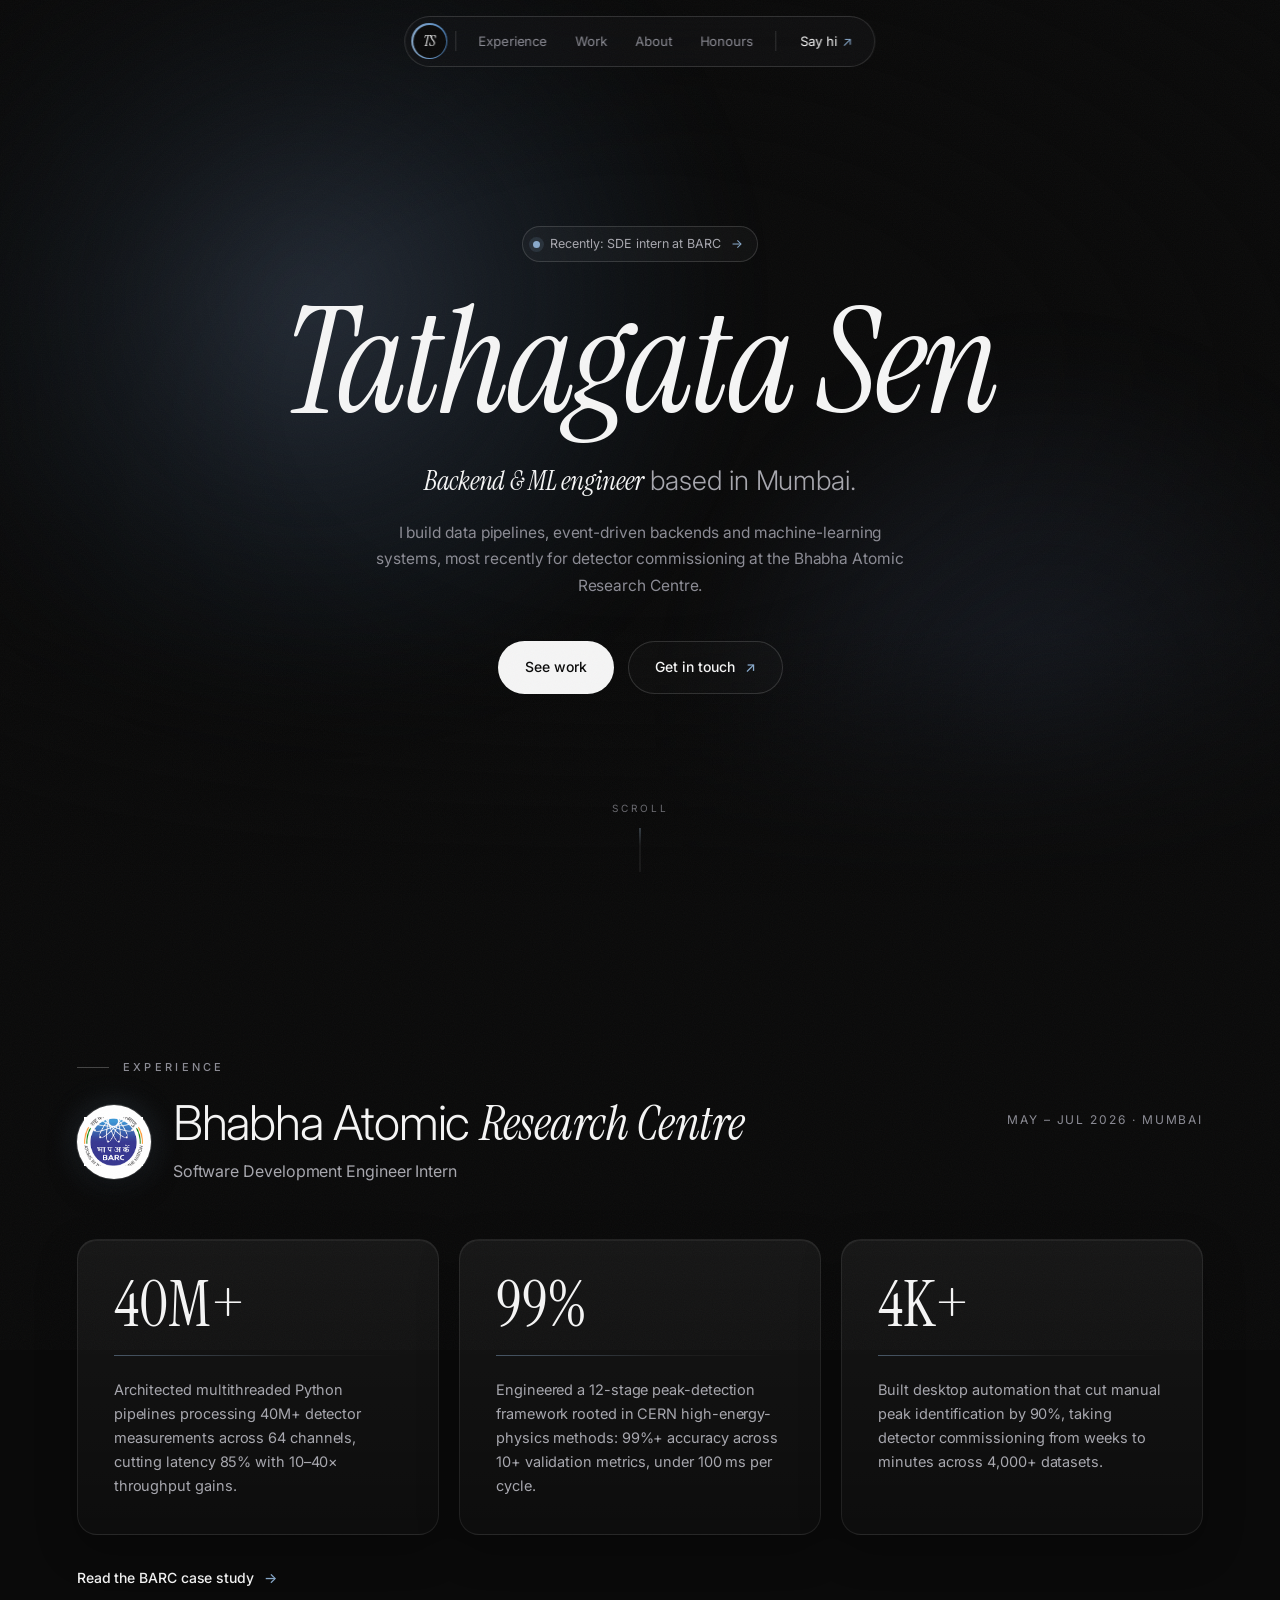
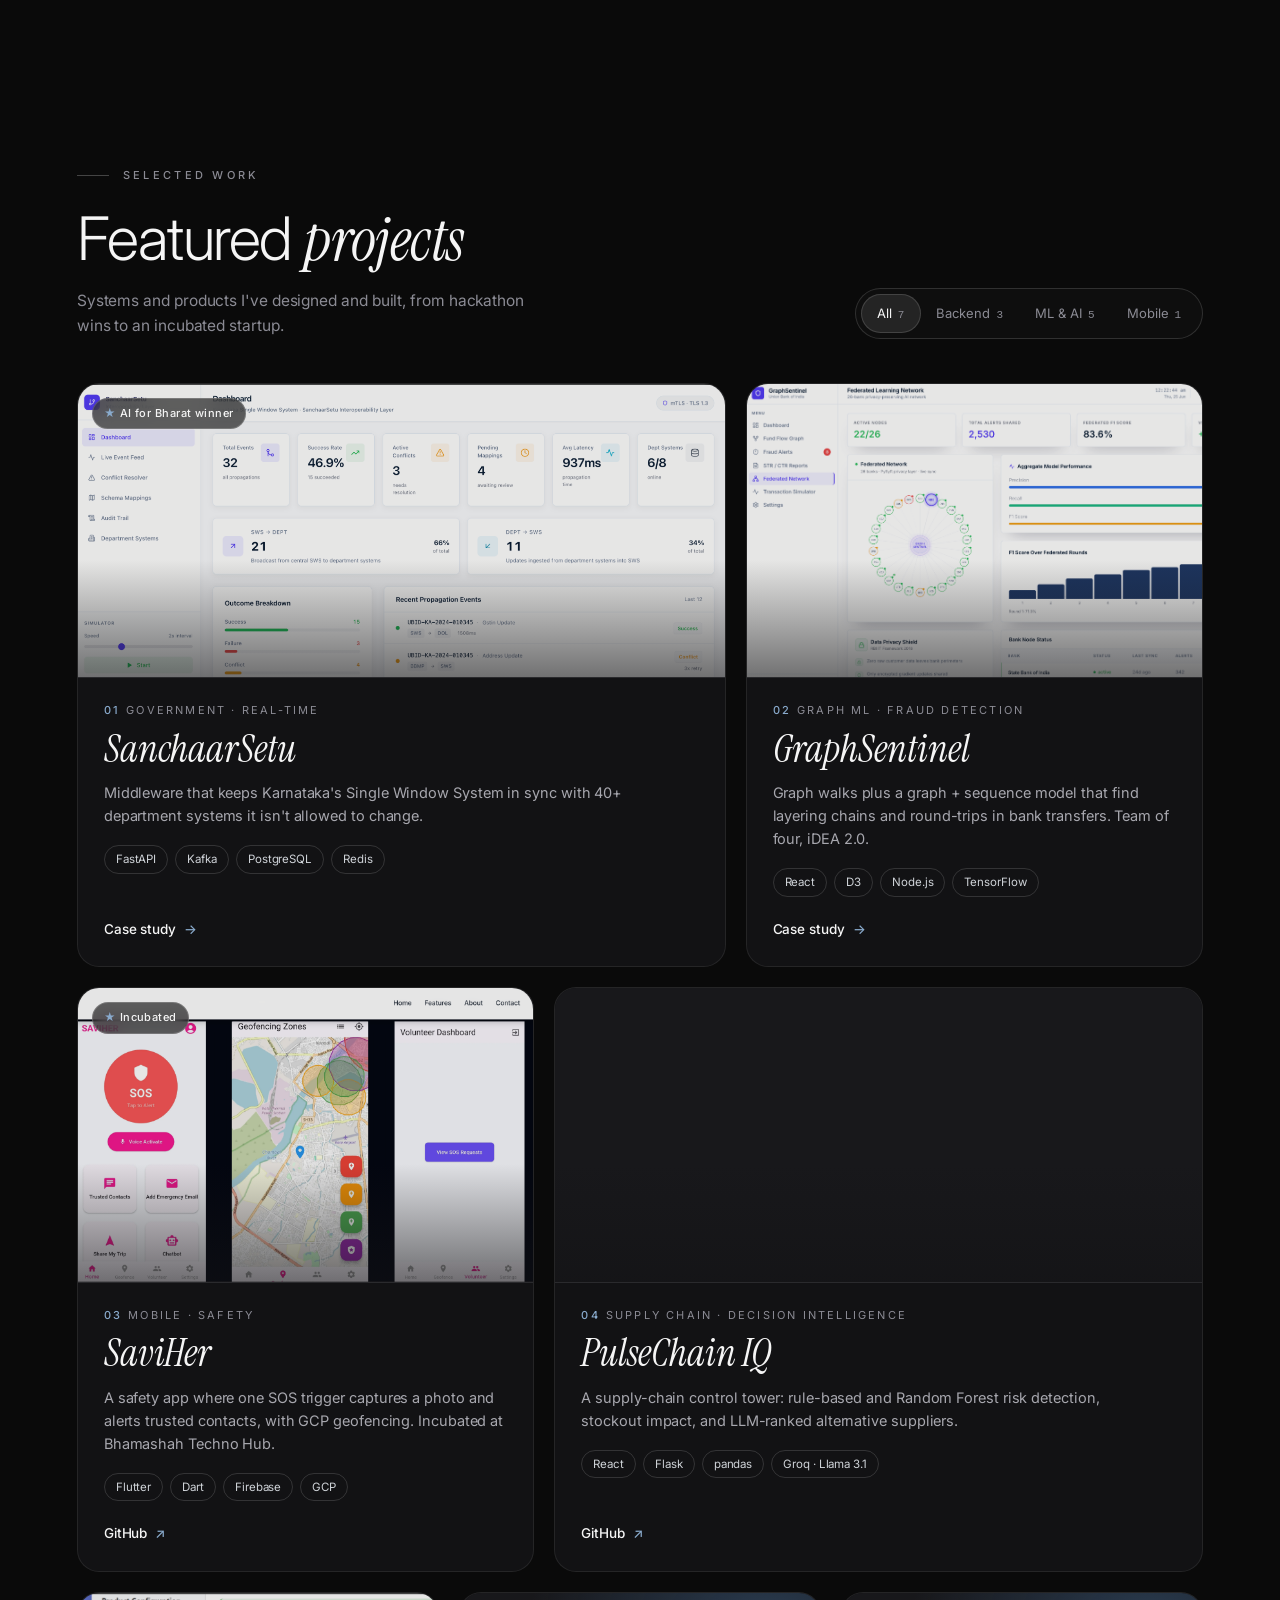
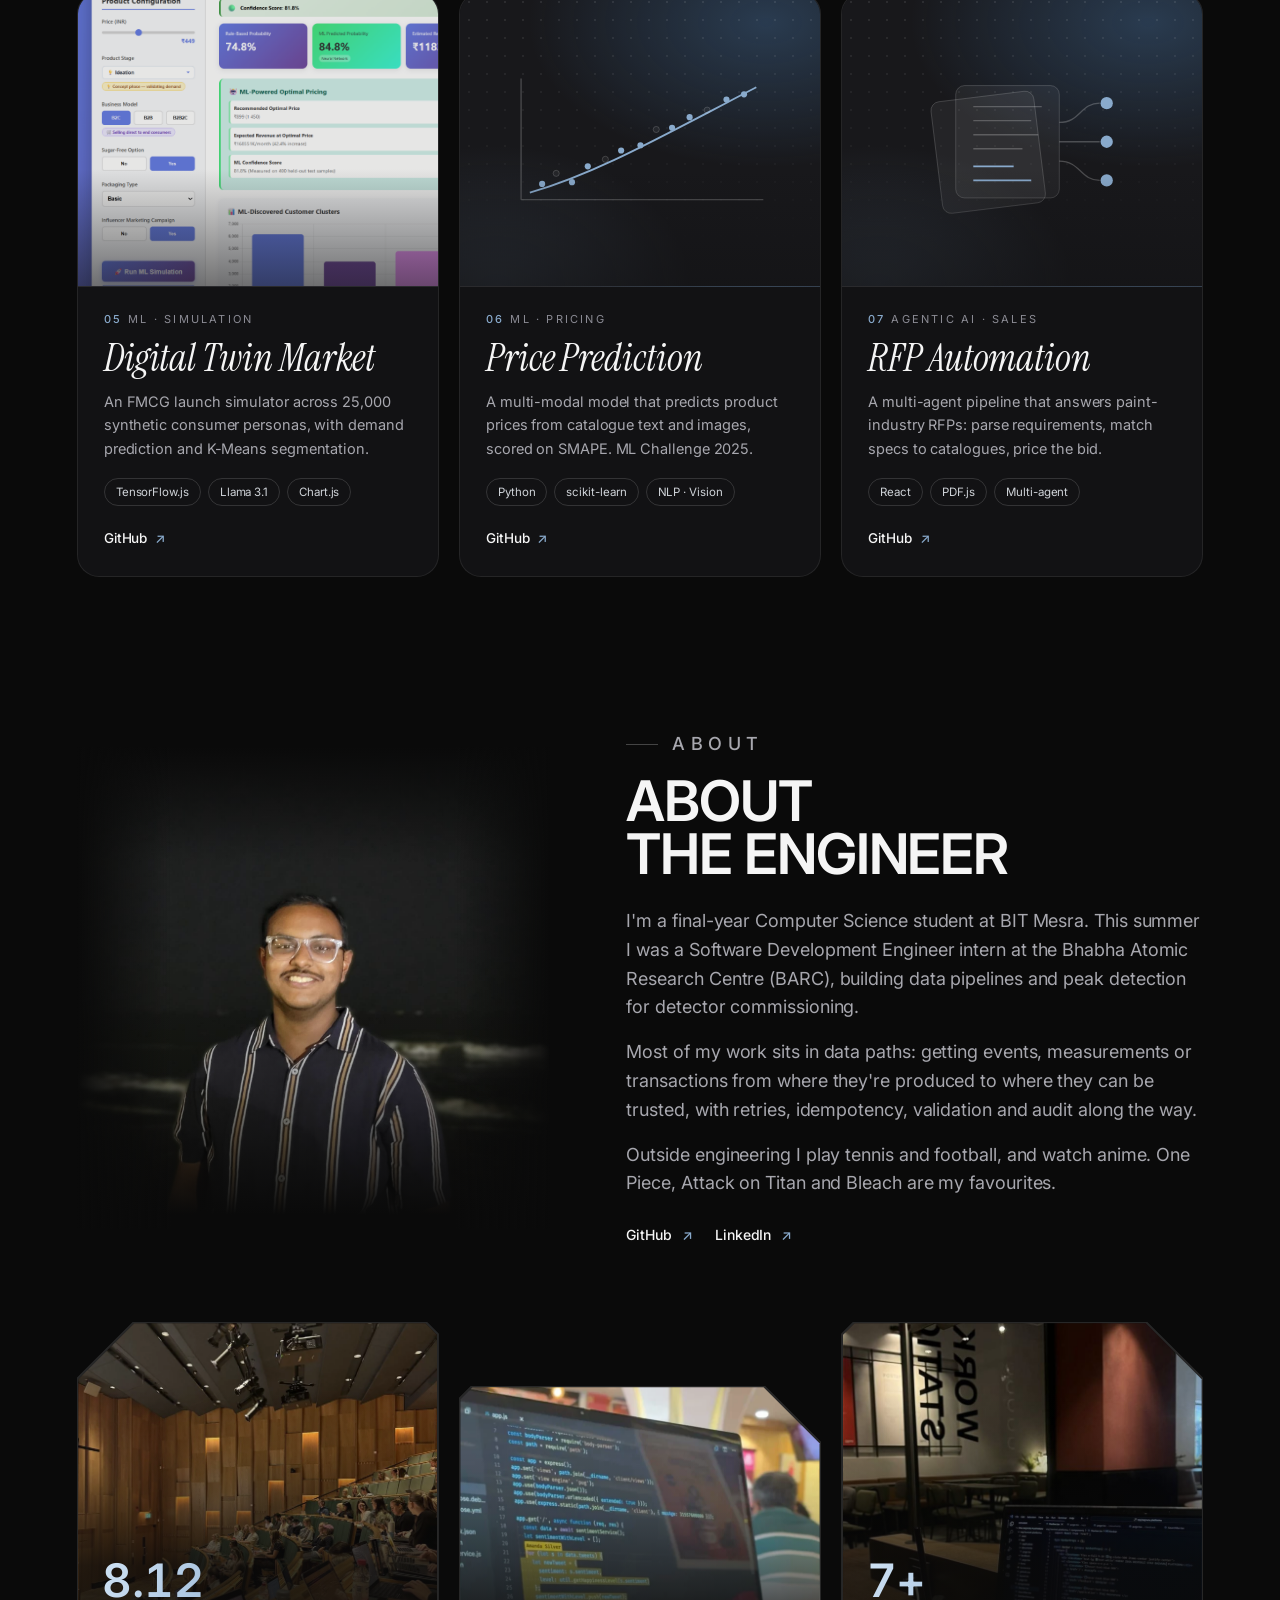
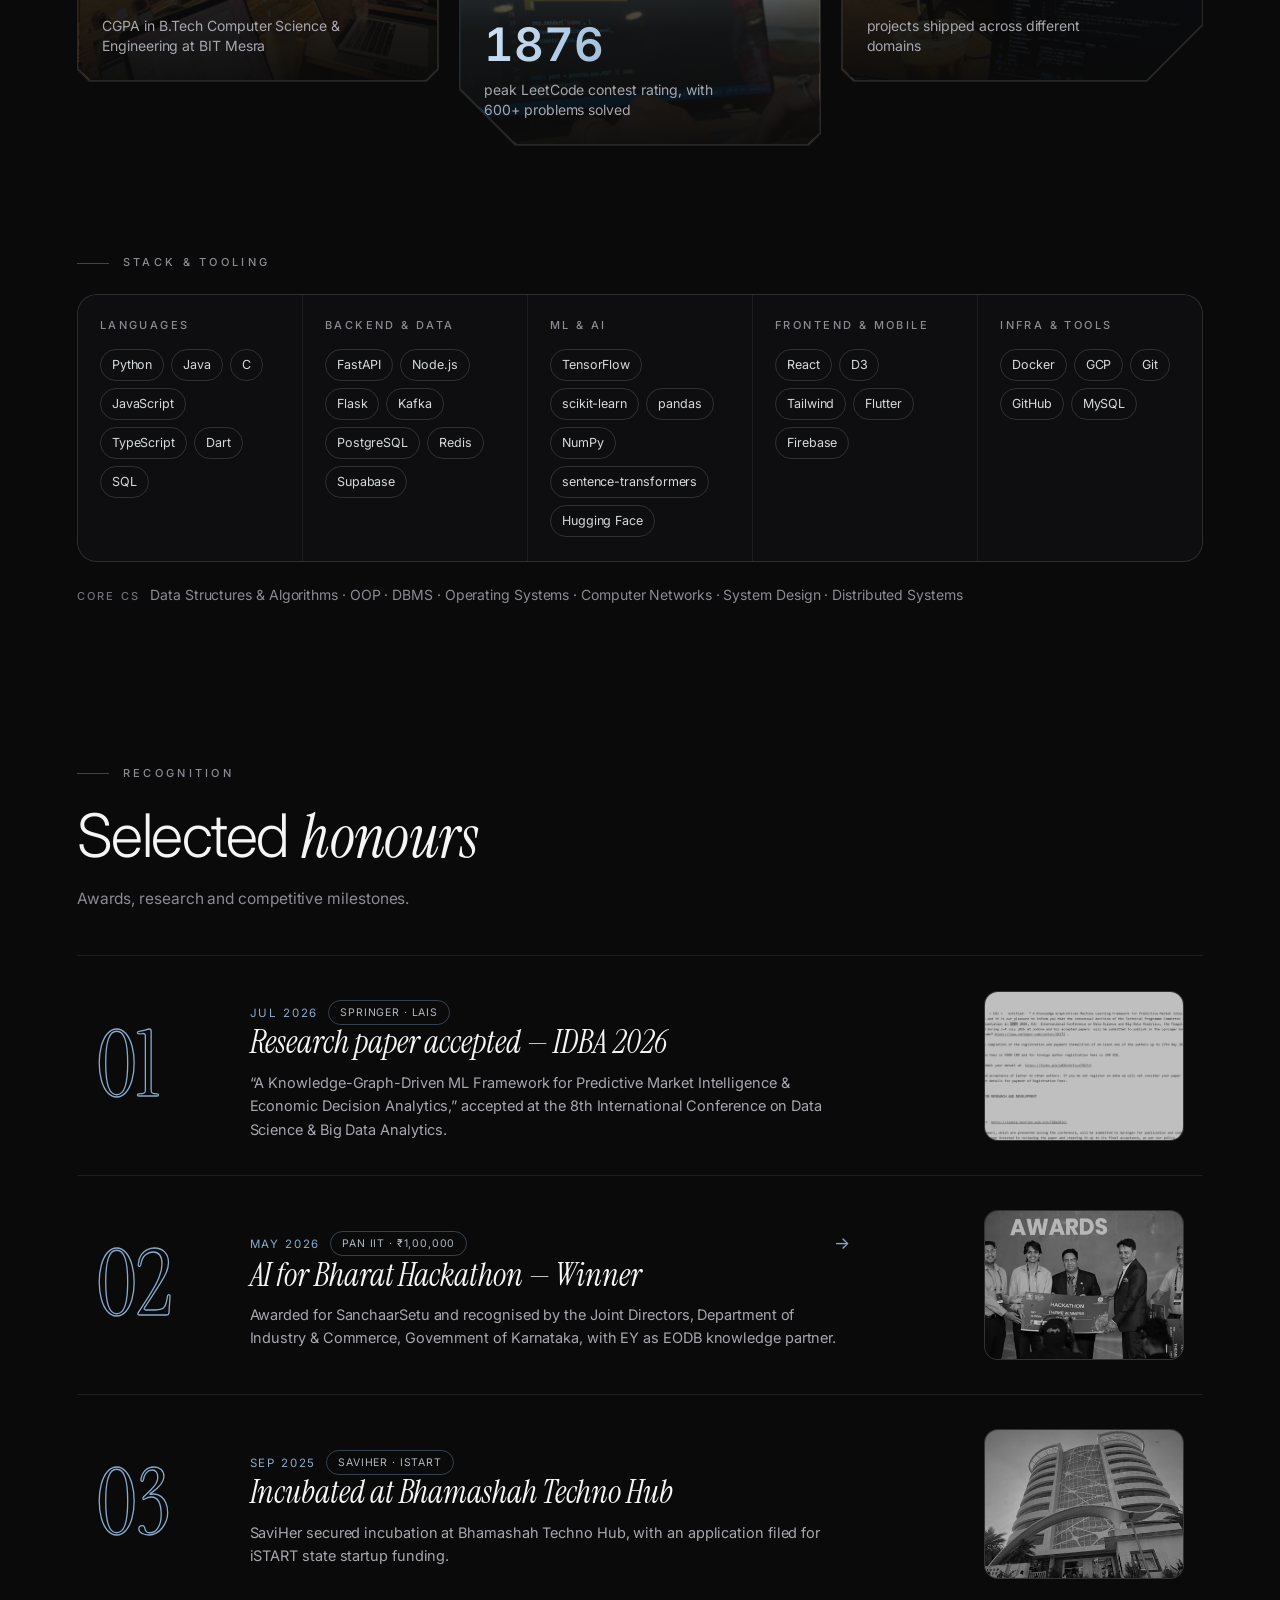
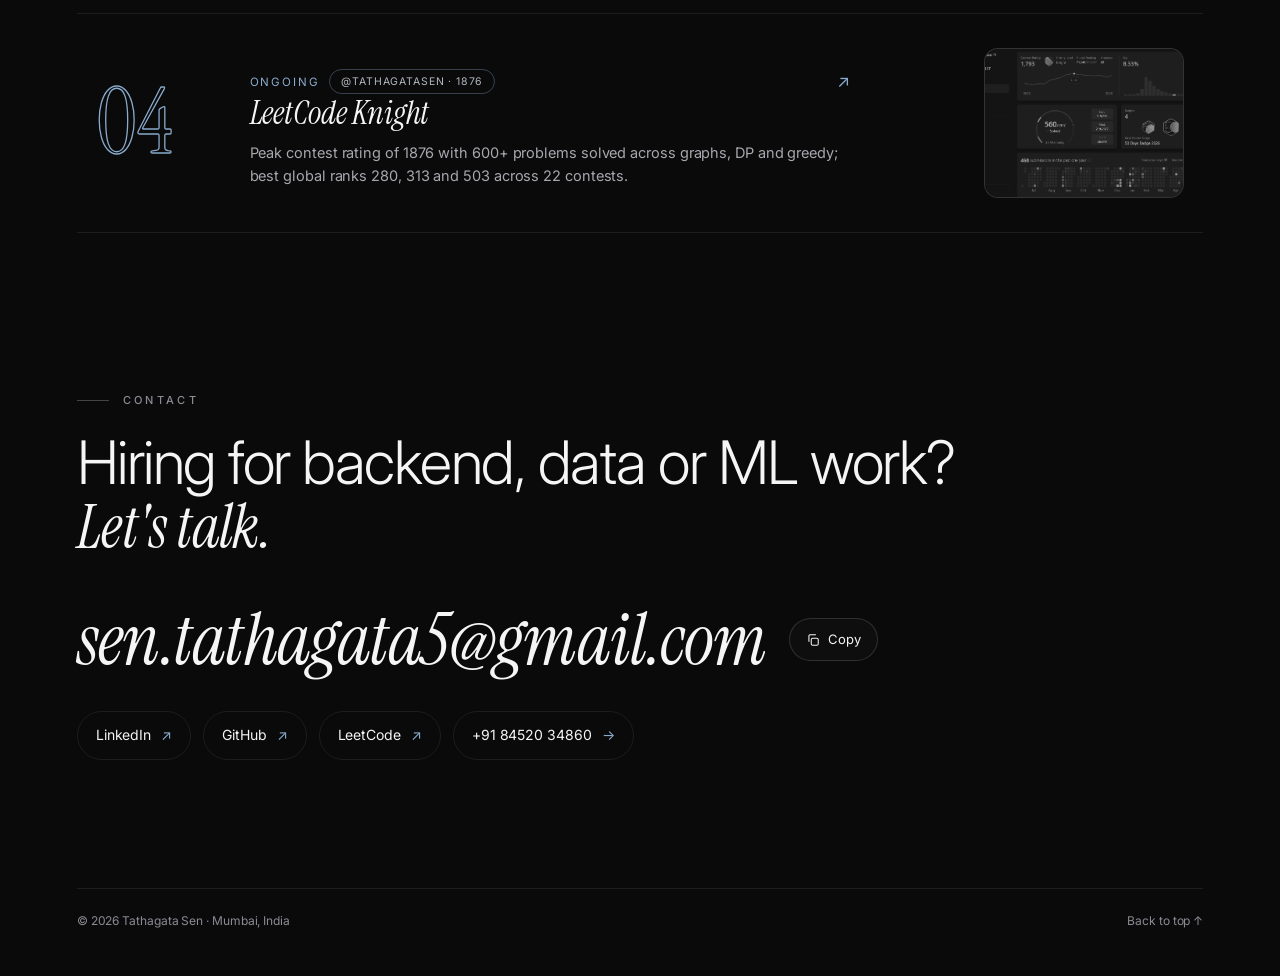
<file: index.html>
<!DOCTYPE html>
<html lang="en">
<head>
<meta charset="utf-8">
<meta name="viewport" content="width=device-width, initial-scale=1">
<title>Tathagata Sen — Software Engineer</title>
<meta name="description" content="Tathagata Sen: backend and ML engineer in Mumbai. Final-year CS at BIT Mesra; former SDE intern at the Bhabha Atomic Research Centre. Projects, case studies and contact.">
<meta name="theme-color" content="#0a0a0a">
<link rel="canonical" href="https://tathagatasen.vercel.app/">
<link rel="icon" href="data:image/svg+xml,%3Csvg xmlns='http://www.w3.org/2000/svg' viewBox='0 0 120 120'%3E%3Crect width='120' height='120' rx='60' fill='%230a0a0a'/%3E%3Ccircle cx='60' cy='60' r='57' fill='none' stroke='%2389aacc' stroke-width='5'/%3E%3Ctext x='60' y='76' font-family='Georgia,serif' font-size='50' font-style='italic' fill='%23f5f5f5' text-anchor='middle'%3ETS%3C/text%3E%3C/svg%3E">
<meta property="og:type" content="website">
<meta property="og:url" content="https://tathagatasen.vercel.app/">
<meta property="og:title" content="Tathagata Sen — Software Engineer">
<meta property="og:description" content="Backend and ML engineer. Data pipelines at BARC, AI for Bharat Hackathon winner, case studies with interactive demos.">
<meta property="og:image" content="https://tathagatasen.vercel.app/portrait.png">
<meta name="twitter:card" content="summary">
<link rel="preconnect" href="https://fonts.googleapis.com">
<link rel="preconnect" href="https://fonts.gstatic.com" crossorigin>
<link href="https://fonts.googleapis.com/css2?family=Inter:wght@300;400;500;600&family=Instrument+Serif:ital@0;1&display=swap" rel="stylesheet">
<link rel="stylesheet" href="assets/site.css">
<script>document.documentElement.classList.add('js')</script>
<script src="assets/site.js" defer></script>
</head>
<body>
<a class="skip" href="#main">Skip to content</a>

<header class="nav">
  <nav class="nav-pill" aria-label="Main">
    <a class="nav-mono" href="#top" aria-label="Back to top"><span>TS</span></a>
    <span class="nav-sep" aria-hidden="true"></span>
    <div class="nav-links">
      <span class="nav-ind" aria-hidden="true"></span>
      <a href="#experience">Experience</a>
      <a href="#work">Work</a>
      <a href="#about">About</a>
      <a href="#honours">Honours</a>
    </div>
    <button class="nav-menu" type="button" aria-expanded="false" aria-controls="nav-sheet">Menu <i aria-hidden="true"></i></button>
    <span class="nav-sep" aria-hidden="true"></span>
    <a class="nav-cta" href="#contact">Say hi <span class="acc">↗</span></a>
  </nav>
  <div class="nav-sheet" id="nav-sheet">
    <a href="#experience">Experience <span>01</span></a>
    <a href="#work">Work <span>02</span></a>
    <a href="#about">About <span>03</span></a>
    <a href="#honours">Honours <span>04</span></a>
    <a href="#contact">Contact <span>05</span></a>
  </div>
</header>

<main id="main">
  <!-- ============ HERO ============ -->
  <section class="hero" id="top">
    <div class="aurora" aria-hidden="true"><i class="a1"></i><i class="a2"></i></div>
    <div class="hero-inner">
      <a class="chip" href="#experience" data-reveal style="--d:0ms"><span class="dot"></span>Recently: SDE intern at BARC <span class="acc">→</span></a>
      <h1 class="display" data-reveal><span class="w" style="--d:120ms">Tathagata</span> <span class="w" style="--d:260ms">Sen</span></h1>
      <p class="lede" data-reveal style="--d:420ms"><em>Backend &amp; ML engineer</em> based in Mumbai.</p>
      <p class="hero-text" data-reveal style="--d:520ms">I build data pipelines, event-driven backends and machine-learning systems, most recently for detector commissioning at the Bhabha Atomic Research Centre.</p>
      <div class="hero-ctas" data-reveal style="--d:640ms">
        <a class="btn btn-solid" href="#work">See work</a>
        <a class="btn btn-ghost" href="#contact">Get in touch <span class="ar">↗</span></a>
      </div>
    </div>
    <div class="scroll-cue" aria-hidden="true">Scroll<i></i></div>
  </section>

  <!-- ============ EXPERIENCE ============ -->
  <section class="section" id="experience" aria-labelledby="exp-title">
    <div class="wrap">
      <p class="eyebrow" data-reveal>Experience</p>
      <div class="exp-head">
        <div class="exp-org" data-reveal style="--d:80ms">
          <span class="exp-logo"><img src="barc-logo.png" alt="BARC logo" width="181" height="148"></span>
          <div>
            <h2 class="h2" id="exp-title">Bhabha Atomic <em>Research Centre</em></h2>
            <p class="exp-role">Software Development Engineer Intern</p>
          </div>
        </div>
        <p class="exp-when" data-reveal style="--d:160ms">May – Jul 2026 · Mumbai</p>
      </div>
      <div class="metrics">
        <article class="metric spot" data-reveal style="--d:0ms">
          <div class="metric-v" data-count="40" data-suf="M+">40M+</div>
          <hr>
          <p>Architected multithreaded Python pipelines processing 40M+ detector measurements across 64 channels, cutting latency 85% with 10–40× throughput gains.</p>
        </article>
        <article class="metric spot" data-reveal style="--d:100ms">
          <div class="metric-v" data-count="99" data-suf="%">99%</div>
          <hr>
          <p>Engineered a 12-stage peak-detection framework rooted in CERN high-energy-physics methods: 99%+ accuracy across 10+ validation metrics, under 100 ms per cycle.</p>
        </article>
        <article class="metric spot" data-reveal style="--d:200ms">
          <div class="metric-v" data-count="4" data-suf="K+">4K+</div>
          <hr>
          <p>Built desktop automation that cut manual peak identification by 90%, taking detector commissioning from weeks to minutes across 4,000+ datasets.</p>
        </article>
      </div>
      <p class="exp-foot" data-reveal><a class="link-arrow" href="work/barc-detector-pipeline.html">Read the BARC case study</a></p>
    </div>
  </section>

  <!-- ============ WORK ============ -->
  <section class="section flush" id="work" aria-labelledby="work-title">
    <div class="wrap">
      <div class="work-head">
        <div data-reveal>
          <p class="eyebrow">Selected work</p>
          <h2 class="h2" id="work-title">Featured <em>projects</em></h2>
          <p class="sub">Systems and products I've designed and built, from hackathon wins to an incubated startup.</p>
        </div>
        <div class="filters" role="group" aria-label="Filter projects" data-reveal style="--d:120ms">
          <span class="ind" aria-hidden="true"></span>
          <button type="button" data-filter="all" aria-pressed="true">All</button>
          <button type="button" data-filter="backend" aria-pressed="false">Backend</button>
          <button type="button" data-filter="ml" aria-pressed="false">ML &amp; AI</button>
          <button type="button" data-filter="mobile" aria-pressed="false">Mobile</button>
        </div>
      </div>

      <div class="bento" id="bento">
        <a class="card s7 spot" data-tags="backend" href="work/sanchaarsetu.html" style="view-transition-name:card-sanchaarsetu" data-reveal>
          <div class="card-media" style="view-transition-name:cover-sanchaarsetu"><img src="sanchaarsetu-dashboard.png" alt="SanchaarSetu operator dashboard with propagation stats and recent events" width="1258" height="717" loading="lazy" decoding="async"></div>
          <span class="badge">AI for Bharat winner</span>
          <div class="card-body">
            <p class="card-meta"><b>01</b>Government · Real-time</p>
            <h3 class="card-title">SanchaarSetu</h3>
            <p class="card-desc">Middleware that keeps Karnataka's Single Window System in sync with 40+ department systems it isn't allowed to change.</p>
            <ul class="tags"><li>FastAPI</li><li>Kafka</li><li>PostgreSQL</li><li>Redis</li></ul>
            <span class="card-cta">Case study <i>→</i></span>
          </div>
        </a>

        <a class="card s5 spot" data-tags="ml backend" href="work/graphsentinel.html" style="view-transition-name:card-graphsentinel" data-reveal>
          <div class="card-media" style="view-transition-name:cover-graphsentinel"><img class="crop-bottom" src="graph-sentinel-dashboard.png" alt="GraphSentinel dashboard with network and model performance panels" width="1253" height="707" loading="lazy" decoding="async"></div>
          <div class="card-body">
            <p class="card-meta"><b>02</b>Graph ML · Fraud detection</p>
            <h3 class="card-title">GraphSentinel</h3>
            <p class="card-desc">Graph walks plus a graph + sequence model that find layering chains and round-trips in bank transfers. Team of four, iDEA 2.0.</p>
            <ul class="tags"><li>React</li><li>D3</li><li>Node.js</li><li>TensorFlow</li></ul>
            <span class="card-cta">Case study <i>→</i></span>
          </div>
        </a>

        <a class="card s5 spot" data-tags="mobile" href="https://github.com/TathagataSen06/saviher" target="_blank" rel="noopener" style="view-transition-name:card-saviher" data-reveal>
          <div class="card-media"><img src="saviher.png" alt="SaviHer app screens: SOS button, geofencing map and volunteer dashboard" width="1893" height="908" loading="lazy" decoding="async" style="object-position:center"></div>
          <span class="badge">Incubated</span>
          <div class="card-body">
            <p class="card-meta"><b>03</b>Mobile · Safety</p>
            <h3 class="card-title">SaviHer</h3>
            <p class="card-desc">A safety app where one SOS trigger captures a photo and alerts trusted contacts, with GCP geofencing. Incubated at Bhamashah Techno Hub.</p>
            <ul class="tags"><li>Flutter</li><li>Dart</li><li>Firebase</li><li>GCP</li></ul>
            <span class="card-cta">GitHub <i class="ext">↗</i></span>
          </div>
        </a>

        <a class="card s7 spot" data-tags="ml backend" href="https://github.com/TathagataSen06/supply-chain" target="_blank" rel="noopener" style="view-transition-name:card-pulsechain" data-reveal>
          <div class="card-media"><img class="crop-top" src="ss-supplychain-1.png" alt="PulseChain IQ control tower dashboard with risk and inventory charts" width="2940" height="1912" loading="lazy" decoding="async"></div>
          <div class="card-body">
            <p class="card-meta"><b>04</b>Supply chain · Decision intelligence</p>
            <h3 class="card-title">PulseChain IQ</h3>
            <p class="card-desc">A supply-chain control tower: rule-based and Random Forest risk detection, stockout impact, and LLM-ranked alternative suppliers.</p>
            <ul class="tags"><li>React</li><li>Flask</li><li>pandas</li><li>Groq · Llama 3.1</li></ul>
            <span class="card-cta">GitHub <i class="ext">↗</i></span>
          </div>
        </a>

        <a class="card s4 spot" data-tags="ml" href="https://github.com/TathagataSen06/digital-twin" target="_blank" rel="noopener" style="view-transition-name:card-digitaltwin" data-reveal>
          <div class="card-media"><img src="digital-twin-market.png" alt="Digital Twin Market simulator with predicted outcomes" width="1437" height="666" loading="lazy" decoding="async"></div>
          <div class="card-body">
            <p class="card-meta"><b>05</b>ML · Simulation</p>
            <h3 class="card-title">Digital Twin Market</h3>
            <p class="card-desc">An FMCG launch simulator across 25,000 synthetic consumer personas, with demand prediction and K-Means segmentation.</p>
            <ul class="tags"><li>TensorFlow.js</li><li>Llama 3.1</li><li>Chart.js</li></ul>
            <span class="card-cta">GitHub <i class="ext">↗</i></span>
          </div>
        </a>

        <a class="card s4 spot" data-tags="ml" href="https://github.com/TathagataSen06/price-prediction-ml" target="_blank" rel="noopener" style="view-transition-name:card-price" data-reveal>
          <div class="card-media art" aria-hidden="true">
            <svg viewBox="0 0 320 180">
              <path class="ln" d="M24 158 H300 M24 158 V20"/>
              <path class="hl" d="M34 150 C 110 128, 180 88, 292 30"/>
              <circle class="dt" cx="48" cy="140" r="3.5"/><circle class="sh" cx="64" cy="128" r="3.5"/><circle class="dt" cx="82" cy="138" r="3.5"/>
              <circle class="dt" cx="100" cy="120" r="3.5"/><circle class="sh" cx="120" cy="112" r="3.5"/><circle class="dt" cx="138" cy="102" r="3.5"/>
              <circle class="dt" cx="160" cy="96" r="3.5"/><circle class="sh" cx="178" cy="78" r="3.5"/><circle class="dt" cx="196" cy="76" r="3.5"/>
              <circle class="dt" cx="216" cy="64" r="3.5"/><circle class="sh" cx="236" cy="56" r="3.5"/><circle class="dt" cx="258" cy="44" r="3.5"/><circle class="dt" cx="278" cy="38" r="3.5"/>
            </svg>
          </div>
          <div class="card-body">
            <p class="card-meta"><b>06</b>ML · Pricing</p>
            <h3 class="card-title">Price Prediction</h3>
            <p class="card-desc">A multi-modal model that predicts product prices from catalogue text and images, scored on SMAPE. ML Challenge 2025.</p>
            <ul class="tags"><li>Python</li><li>scikit-learn</li><li>NLP · Vision</li></ul>
            <span class="card-cta">GitHub <i class="ext">↗</i></span>
          </div>
        </a>

        <a class="card s4 spot" data-tags="ml" href="https://github.com/TathagataSen06/RFP-Automated" target="_blank" rel="noopener" style="view-transition-name:card-rfp" data-reveal>
          <div class="card-media art" aria-hidden="true">
            <svg viewBox="0 0 320 180">
              <rect class="sh" x="62" y="40" width="118" height="128" rx="10" transform="rotate(-7 121 104)"/>
              <rect class="sh" x="84" y="28" width="118" height="128" rx="10"/>
              <path class="ln" d="M104 52 H182 M104 68 H170 M104 84 H178 M104 100 H160"/>
              <path class="hl" d="M104 120 H150"/><path class="hl" d="M104 136 H170"/>
              <path class="ln" d="M202 70 C 226 70, 226 48, 248 48 M202 92 C 226 92, 226 92, 248 92 M202 114 C 226 114, 226 136, 248 136"/>
              <circle class="dt" cx="256" cy="48" r="7"/><circle class="dt" cx="256" cy="92" r="7"/><circle class="dt" cx="256" cy="136" r="7"/>
            </svg>
          </div>
          <div class="card-body">
            <p class="card-meta"><b>07</b>Agentic AI · Sales</p>
            <h3 class="card-title">RFP Automation</h3>
            <p class="card-desc">A multi-agent pipeline that answers paint-industry RFPs: parse requirements, match specs to catalogues, price the bid.</p>
            <ul class="tags"><li>React</li><li>PDF.js</li><li>Multi-agent</li></ul>
            <span class="card-cta">GitHub <i class="ext">↗</i></span>
          </div>
        </a>
      </div>
    </div>
  </section>

  <!-- ============ ABOUT ============ -->
  <section class="section flush" id="about" aria-labelledby="about-title">
    <div class="wrap">
      <div class="about-top">
        <figure class="portrait" data-reveal><img src="portrait.png" alt="Portrait of Tathagata Sen" width="758" height="773" loading="lazy" decoding="async"></figure>
        <div class="about-copy" data-reveal style="--d:100ms">
          <p class="eyebrow">About</p>
          <h2 class="h2" id="about-title">About<br>the engineer</h2>
          <p>I'm a final-year Computer Science student at BIT Mesra. This summer I was a Software Development Engineer intern at the Bhabha Atomic Research Centre (BARC), building data pipelines and peak detection for detector commissioning.</p>
          <p>Most of my work sits in data paths: getting events, measurements or transactions from where they're produced to where they can be trusted, with retries, idempotency, validation and audit along the way.</p>
          <p>Outside engineering I play tennis and football, and watch anime. One Piece, Attack on Titan and Bleach are my favourites.</p>
          <div class="about-links">
            <a class="link-arrow ext" href="https://github.com/TathagataSen06" target="_blank" rel="noopener">GitHub</a>
            <a class="link-arrow ext" href="https://www.linkedin.com/in/tathagatasen05/" target="_blank" rel="noopener">LinkedIn</a>
          </div>
        </div>
      </div>

      <div class="facts">
        <div class="fact" data-reveal><div class="fact-in">
          <img src="lecture-hall.webp" alt="" width="736" height="981" loading="lazy" decoding="async">
          <div class="fact-txt"><div class="fact-v" data-count="8.12" data-dec="2">8.12</div><p>CGPA in B.Tech Computer Science &amp; Engineering at BIT Mesra</p></div>
        </div></div>
        <div class="fact" data-reveal style="--d:100ms"><div class="fact-in">
          <img src="js-code.webp" alt="" width="736" height="1308" loading="lazy" decoding="async">
          <div class="fact-txt"><div class="fact-v" data-count="1876" data-group="no">1876</div><p>peak LeetCode contest rating, with 600+ problems solved</p></div>
        </div></div>
        <div class="fact" data-reveal style="--d:200ms"><div class="fact-in">
          <img src="workstation.jpeg" alt="" width="736" height="1308" loading="lazy" decoding="async">
          <div class="fact-txt"><div class="fact-v" data-count="7" data-suf="+">7+</div><p>projects shipped across different domains</p></div>
        </div></div>
      </div>

      <div class="stack">
        <p class="eyebrow" data-reveal>Stack &amp; tooling</p>
        <div class="stack-grid" data-reveal style="--d:80ms">
          <div class="stack-col"><h3>Languages</h3><ul><li>Python</li><li>Java</li><li>C</li><li>JavaScript</li><li>TypeScript</li><li>Dart</li><li>SQL</li></ul></div>
          <div class="stack-col"><h3>Backend &amp; data</h3><ul><li>FastAPI</li><li>Node.js</li><li>Flask</li><li>Kafka</li><li>PostgreSQL</li><li>Redis</li><li>Supabase</li></ul></div>
          <div class="stack-col"><h3>ML &amp; AI</h3><ul><li>TensorFlow</li><li>scikit-learn</li><li>pandas</li><li>NumPy</li><li>sentence-transformers</li><li>Hugging Face</li></ul></div>
          <div class="stack-col"><h3>Frontend &amp; mobile</h3><ul><li>React</li><li>D3</li><li>Tailwind</li><li>Flutter</li><li>Firebase</li></ul></div>
          <div class="stack-col"><h3>Infra &amp; tools</h3><ul><li>Docker</li><li>GCP</li><li>Git</li><li>GitHub</li><li>MySQL</li></ul></div>
        </div>
        <p class="core" data-reveal><b>Core CS</b>Data Structures &amp; Algorithms · OOP · DBMS · Operating Systems · Computer Networks · System Design · Distributed Systems</p>
      </div>
    </div>
  </section>

  <!-- ============ HONOURS ============ -->
  <section class="section flush" id="honours" aria-labelledby="hon-title">
    <div class="wrap">
      <div data-reveal style="margin-bottom:44px">
        <p class="eyebrow">Recognition</p>
        <h2 class="h2" id="hon-title">Selected <em>honours</em></h2>
        <p class="sub">Awards, research and competitive milestones.</p>
      </div>
      <ol class="honours">
        <li class="honour" data-reveal><div>
          <span class="h-num" aria-hidden="true">01</span>
          <div><p class="h-meta"><time datetime="2026-07">Jul 2026</time><span>Springer · LAIS</span></p>
            <h3>Research paper accepted — IDBA 2026</h3>
            <p>“A Knowledge-Graph-Driven ML Framework for Predictive Market Intelligence &amp; Economic Decision Analytics,” accepted at the 8th International Conference on Data Science &amp; Big Data Analytics.</p></div>
          <span class="h-thumb"><img src="honour-paper.png" alt="" loading="lazy" decoding="async"></span>
        </div></li>
        <li class="honour" data-reveal><a href="work/sanchaarsetu.html">
          <span class="h-num" aria-hidden="true">02</span>
          <div><p class="h-meta"><time datetime="2026-05">May 2026</time><span>PAN IIT · ₹1,00,000</span><b class="h-go" aria-hidden="true">→</b></p>
            <h3>AI for Bharat Hackathon — Winner</h3>
            <p>Awarded for SanchaarSetu and recognised by the Joint Directors, Department of Industry &amp; Commerce, Government of Karnataka, with EY as EODB knowledge partner.</p></div>
          <span class="h-thumb"><img src="honour-hackathon.png" alt="" loading="lazy" decoding="async"></span>
        </a></li>
        <li class="honour" data-reveal><div>
          <span class="h-num" aria-hidden="true">03</span>
          <div><p class="h-meta"><time datetime="2025-09">Sep 2025</time><span>SaviHer · iSTART</span></p>
            <h3>Incubated at Bhamashah Techno Hub</h3>
            <p>SaviHer secured incubation at Bhamashah Techno Hub, with an application filed for iSTART state startup funding.</p></div>
          <span class="h-thumb"><img src="honour-incubation.png" alt="" loading="lazy" decoding="async"></span>
        </div></li>
        <li class="honour" data-reveal><a href="https://leetcode.com/u/tathagatasen/" target="_blank" rel="noopener">
          <span class="h-num" aria-hidden="true">04</span>
          <div><p class="h-meta"><time>Ongoing</time><span>@tathagatasen · 1876</span><b class="h-go" aria-hidden="true">↗</b></p>
            <h3>LeetCode Knight</h3>
            <p>Peak contest rating of 1876 with 600+ problems solved across graphs, DP and greedy; best global ranks 280, 313 and 503 across 22 contests.</p></div>
          <span class="h-thumb"><img src="honour-leetcode.png" alt="" loading="lazy" decoding="async"></span>
        </a></li>
      </ol>
    </div>
  </section>

  <!-- ============ CONTACT ============ -->
  <section class="section contact flush" id="contact" aria-labelledby="contact-title">
    <div class="wrap">
      <p class="eyebrow" data-reveal>Contact</p>
      <h2 class="h2" id="contact-title" data-reveal style="--d:80ms">Hiring for backend, data or ML work? <em>Let's talk.</em></h2>
      <div class="mail-row" data-reveal style="--d:160ms">
        <a class="mail" href="mailto:sen.tathagata5@gmail.com">sen.tathagata5@gmail.com</a>
        <button class="copy" type="button" data-copy="sen.tathagata5@gmail.com"><svg viewBox="0 0 24 24" fill="none" stroke="currentColor" stroke-width="1.8" aria-hidden="true"><rect x="9" y="9" width="12" height="12" rx="2.5"/><path d="M5 15V5a2 2 0 0 1 2-2h10"/></svg>Copy</button>
      </div>
      <ul class="socials" data-reveal style="--d:220ms">
        <li><a href="https://www.linkedin.com/in/tathagatasen05/" target="_blank" rel="noopener">LinkedIn <span>↗</span></a></li>
        <li><a href="https://github.com/TathagataSen06" target="_blank" rel="noopener">GitHub <span>↗</span></a></li>
        <li><a href="https://leetcode.com/u/tathagatasen/" target="_blank" rel="noopener">LeetCode <span>↗</span></a></li>
        <li><a href="tel:+918452034860">+91 84520 34860 <span>→</span></a></li>
      </ul>
      <footer class="site-foot">
        <span>© 2026 Tathagata Sen · Mumbai, India</span>
        <a href="#top">Back to top ↑</a>
      </footer>
    </div>
  </section>
</main>
<div class="toast" role="status" aria-live="polite"></div>
</body>
</html>
</file>
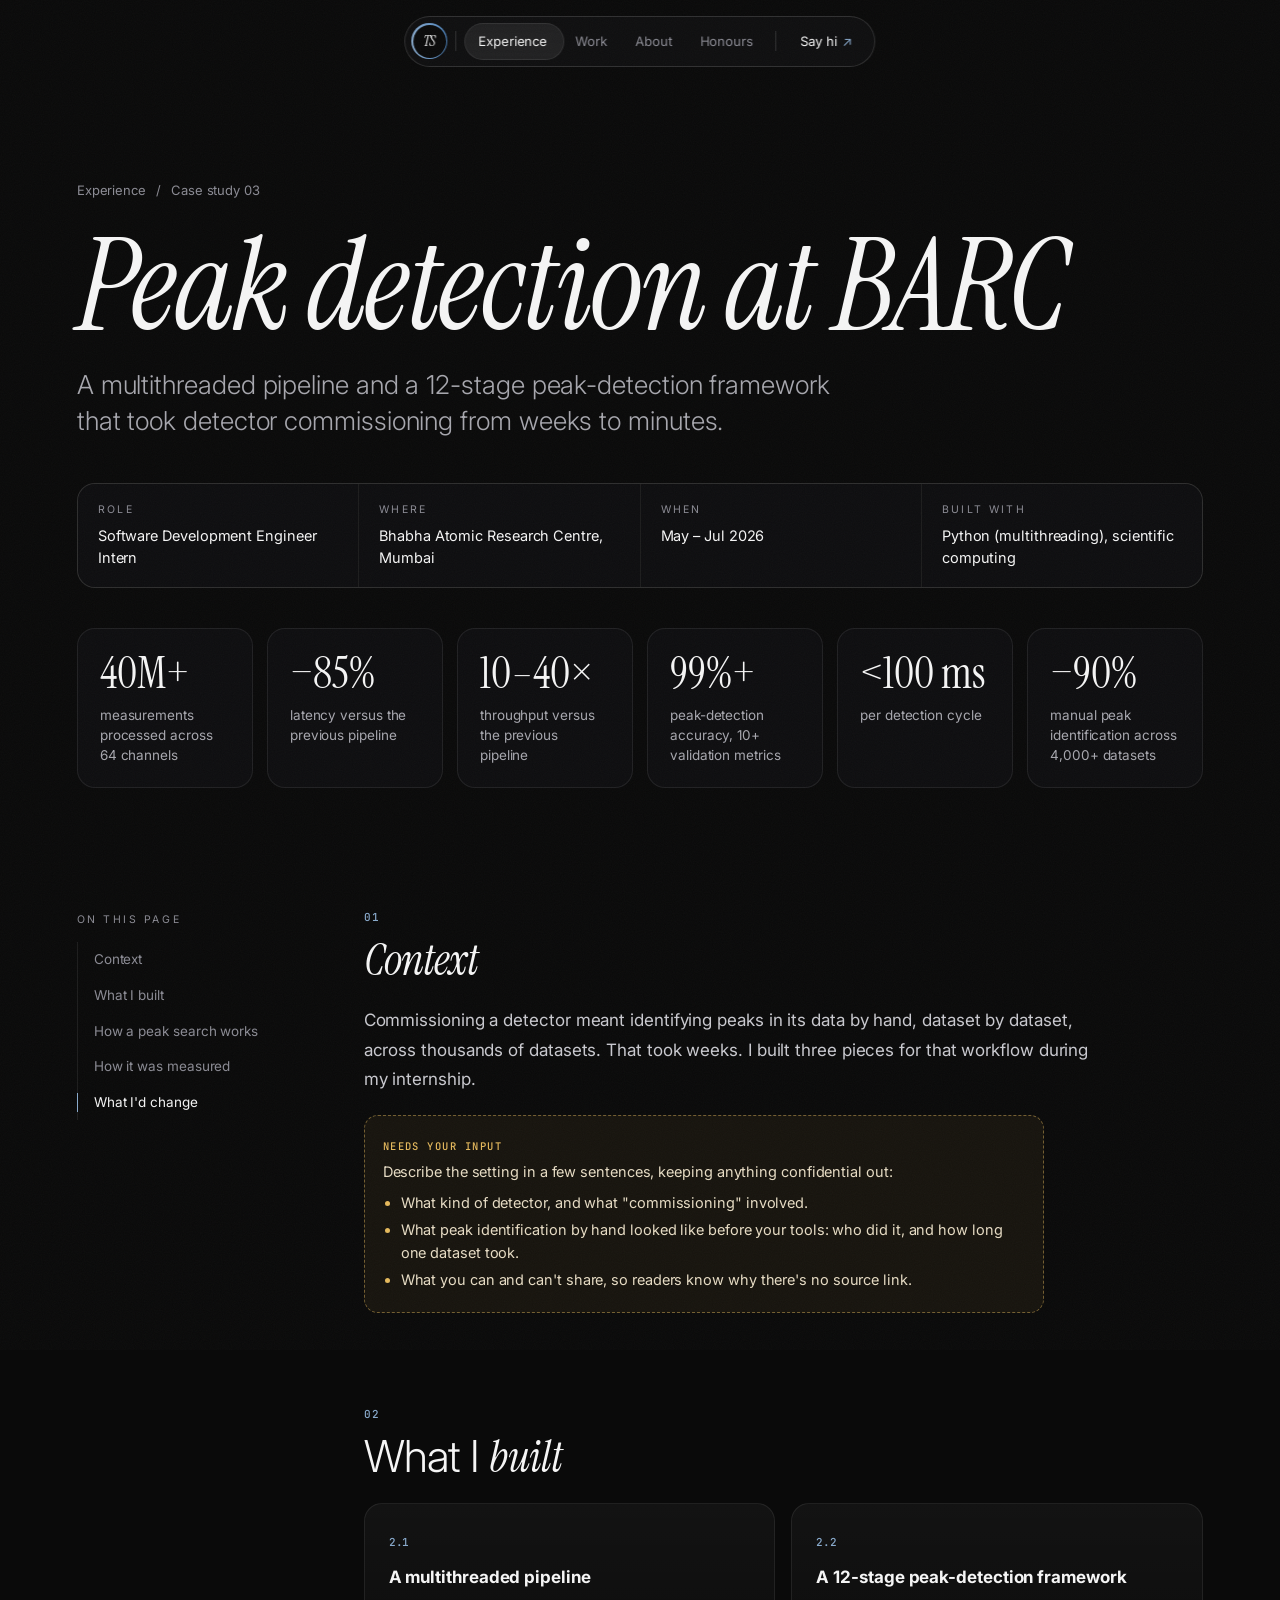
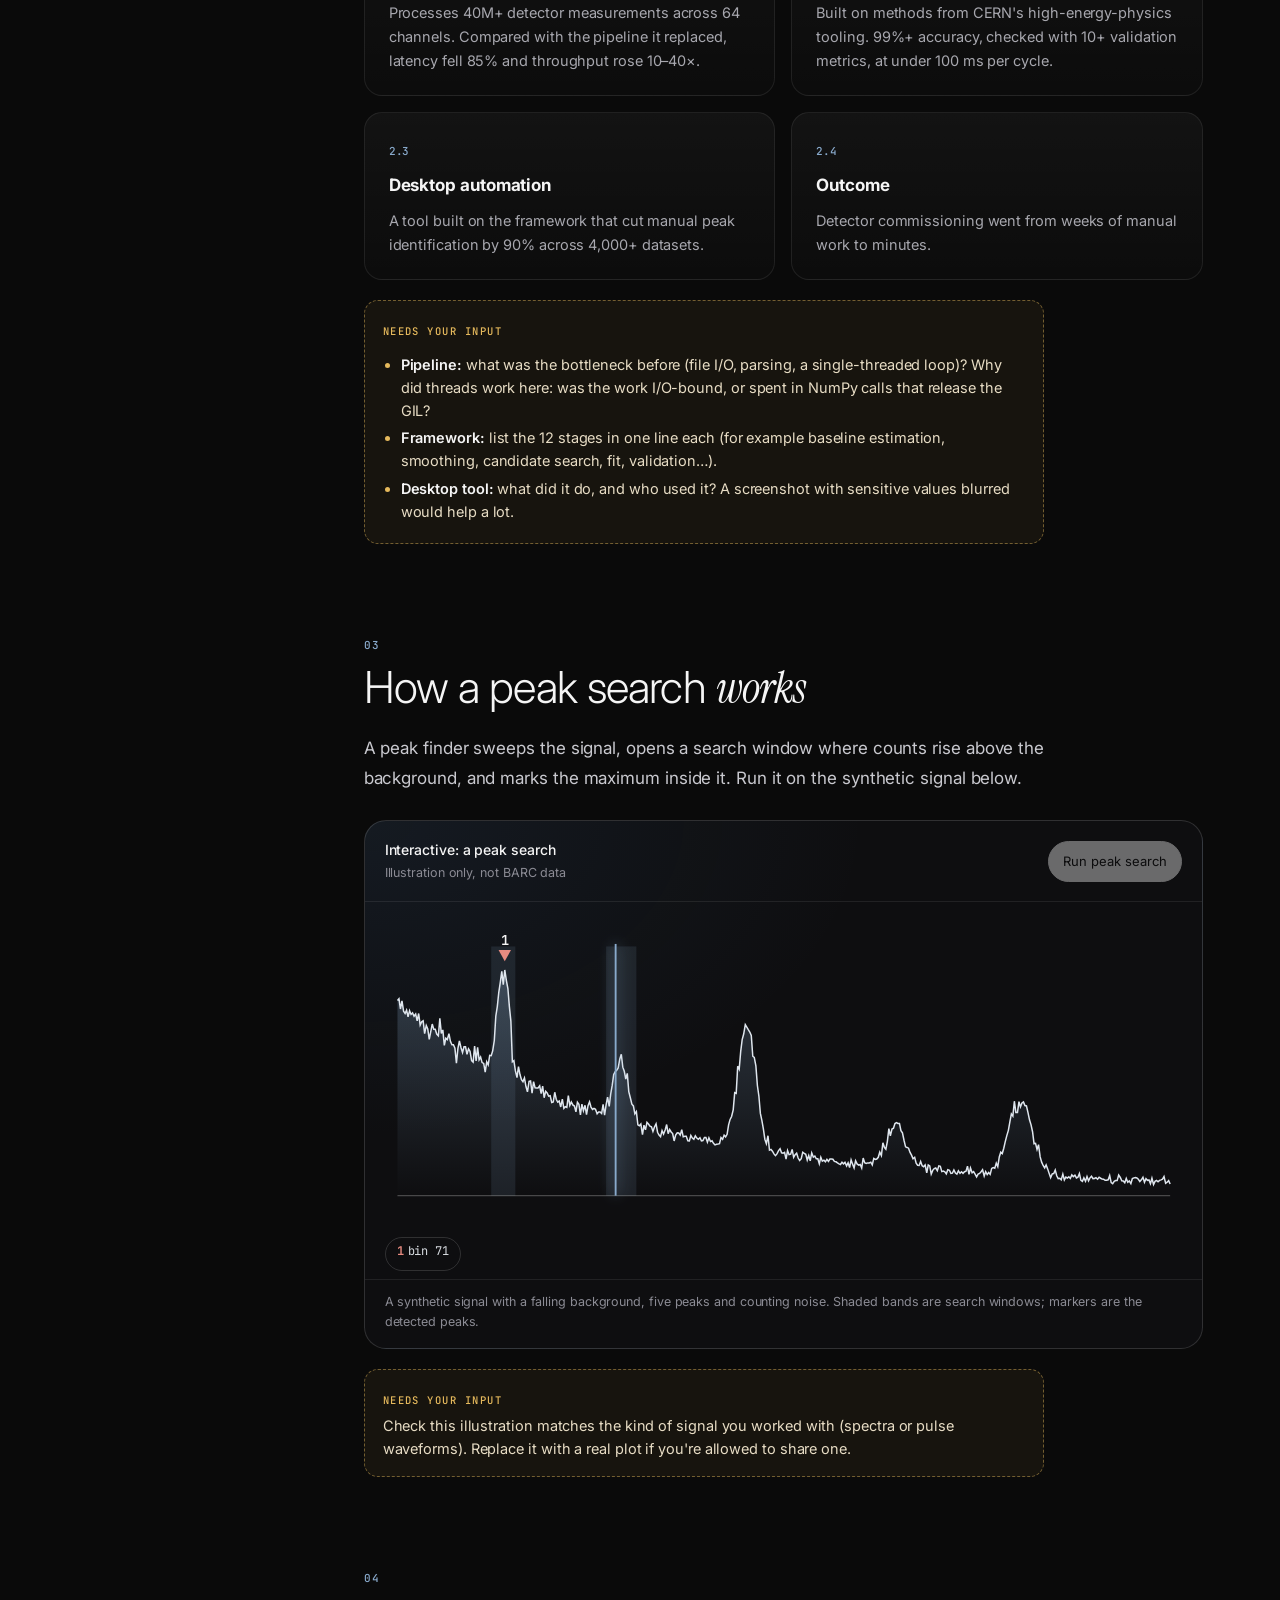
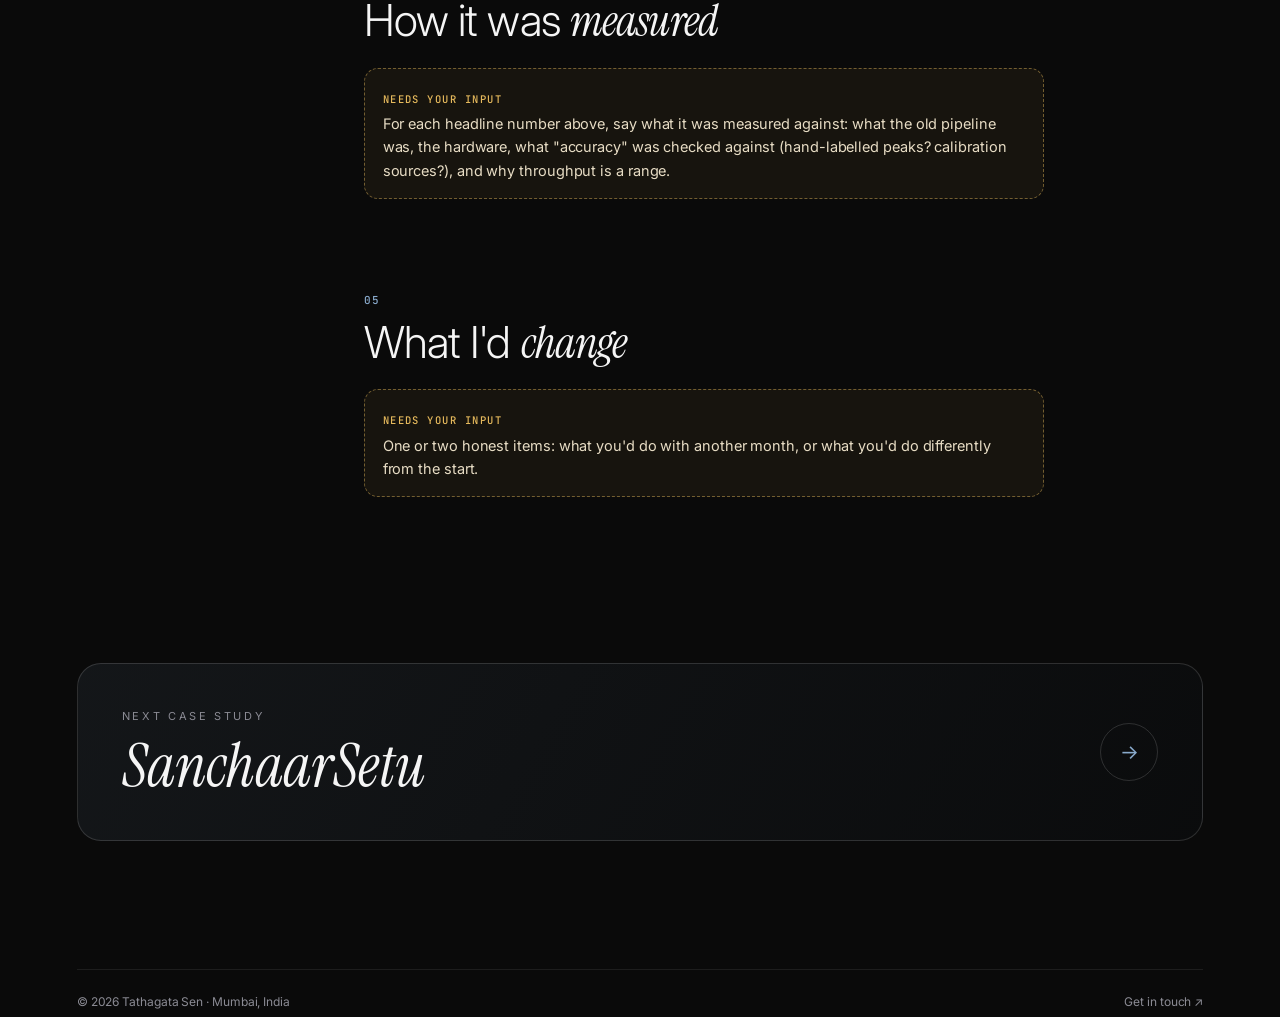
<file: work/barc-detector-pipeline.html>
<!DOCTYPE html>
<html lang="en">
<head>
<meta charset="utf-8">
<meta name="viewport" content="width=device-width, initial-scale=1">
<title>Peak detection at BARC — Case study · Tathagata Sen</title>
<meta name="description" content="A multithreaded pipeline over 64 detector channels and a 12-stage peak-detection framework built during an SDE internship at the Bhabha Atomic Research Centre.">
<meta name="theme-color" content="#0a0a0a">
<link rel="canonical" href="https://tathagatasen.vercel.app/work/barc-detector-pipeline.html">
<link rel="icon" href="data:image/svg+xml,%3Csvg xmlns='http://www.w3.org/2000/svg' viewBox='0 0 120 120'%3E%3Crect width='120' height='120' rx='60' fill='%230a0a0a'/%3E%3Ccircle cx='60' cy='60' r='57' fill='none' stroke='%2389aacc' stroke-width='5'/%3E%3Ctext x='60' y='76' font-family='Georgia,serif' font-size='50' font-style='italic' fill='%23f5f5f5' text-anchor='middle'%3ETS%3C/text%3E%3C/svg%3E">
<meta property="og:type" content="article">
<meta property="og:title" content="Peak detection for detector commissioning at BARC">
<meta property="og:description" content="Case study by Tathagata Sen.">
<meta property="og:image" content="https://tathagatasen.vercel.app/portrait.png">
<meta name="twitter:card" content="summary">
<link rel="preconnect" href="https://fonts.googleapis.com">
<link rel="preconnect" href="https://fonts.gstatic.com" crossorigin>
<link href="https://fonts.googleapis.com/css2?family=Inter:wght@300;400;500;600&family=Instrument+Serif:ital@0;1&family=JetBrains+Mono:wght@400;500&display=swap" rel="stylesheet">
<link rel="stylesheet" href="../assets/site.css">
<script>document.documentElement.classList.add('js')</script>
<script src="../assets/site.js" defer></script>
<script src="../assets/demos.js" defer></script>
</head>
<body>
<a class="skip" href="#main">Skip to content</a>
<div class="progress" aria-hidden="true"></div>

<header class="nav">
  <nav class="nav-pill" aria-label="Main">
    <a class="nav-mono" href="../index.html" aria-label="Home"><span>TS</span></a>
    <span class="nav-sep" aria-hidden="true"></span>
    <div class="nav-links">
      <span class="nav-ind" aria-hidden="true"></span>
      <a href="../index.html#experience" aria-current="page">Experience</a>
      <a href="../index.html#work">Work</a>
      <a href="../index.html#about">About</a>
      <a href="../index.html#honours">Honours</a>
    </div>
    <button class="nav-menu" type="button" aria-expanded="false" aria-controls="nav-sheet">Menu <i aria-hidden="true"></i></button>
    <span class="nav-sep" aria-hidden="true"></span>
    <a class="nav-cta" href="../index.html#contact">Say hi <span class="acc">↗</span></a>
  </nav>
  <div class="nav-sheet" id="nav-sheet">
    <a href="../index.html#experience">Experience <span>01</span></a>
    <a href="../index.html#work">Work <span>02</span></a>
    <a href="../index.html#about">About <span>03</span></a>
    <a href="../index.html#honours">Honours <span>04</span></a>
    <a href="../index.html#contact">Contact <span>05</span></a>
  </div>
</header>

<main id="main">
  <header class="case-hero">
    <div class="wrap">
      <p class="crumbs" data-reveal><a href="../index.html#experience">Experience</a><span aria-hidden="true">/</span><span>Case study 03</span></p>
      <h1 class="case-title" data-reveal style="--d:80ms">Peak detection at BARC</h1>
      <p class="case-sub" data-reveal style="--d:160ms">A multithreaded pipeline and a 12-stage peak-detection framework that took detector commissioning from weeks to minutes.</p>
      <dl class="case-meta" data-reveal style="--d:240ms">
        <div><dt>Role</dt><dd>Software Development Engineer Intern</dd></div>
        <div><dt>Where</dt><dd>Bhabha Atomic Research Centre, Mumbai</dd></div>
        <div><dt>When</dt><dd>May – Jul 2026</dd></div>
        <div><dt>Built with</dt><dd>Python (multithreading), scientific computing</dd></div>
      </dl>
      <div class="results" data-reveal style="--d:320ms;margin-top:40px">
        <div class="result"><b>40M+</b><span>measurements processed across 64 channels</span></div>
        <div class="result"><b>−85%</b><span>latency versus the previous pipeline</span></div>
        <div class="result"><b>10–40×</b><span>throughput versus the previous pipeline</span></div>
        <div class="result"><b>99%+</b><span>peak-detection accuracy, 10+ validation metrics</span></div>
        <div class="result"><b>&lt;100 ms</b><span>per detection cycle</span></div>
        <div class="result"><b>−90%</b><span>manual peak identification across 4,000+ datasets</span></div>
      </div>
    </div>
  </header>

  <div class="wrap">
    <div class="case-layout">
      <nav class="toc" aria-label="On this page">
        <p>On this page</p>
        <ol>
          <li><a href="#context">Context</a></li>
          <li><a href="#built">What I built</a></li>
          <li><a href="#search">How a peak search works</a></li>
          <li><a href="#measure">How it was measured</a></li>
          <li><a href="#change">What I'd change</a></li>
        </ol>
      </nav>

      <article class="prose">
        <section id="context" data-reveal>
          <h2><span class="n">01</span><em>Context</em></h2>
          <p>Commissioning a detector meant identifying peaks in its data by hand, dataset by dataset, across thousands of datasets. That took weeks. I built three pieces for that workflow during my internship.</p>
          <div class="todo">
            <p>Describe the setting in a few sentences, keeping anything confidential out:</p>
            <ul>
              <li>What kind of detector, and what "commissioning" involved.</li>
              <li>What peak identification by hand looked like before your tools: who did it, and how long one dataset took.</li>
              <li>What you can and can't share, so readers know why there's no source link.</li>
            </ul>
          </div>
        </section>

        <section id="built" data-reveal>
          <h2><span class="n">02</span>What I <em>built</em></h2>
          <div class="decisions">
            <div class="decision spot">
              <span class="k">2.1</span>
              <h3>A multithreaded pipeline</h3>
              <p>Processes 40M+ detector measurements across 64 channels. Compared with the pipeline it replaced, latency fell 85% and throughput rose 10–40×.</p>
            </div>
            <div class="decision spot">
              <span class="k">2.2</span>
              <h3>A 12-stage peak-detection framework</h3>
              <p>Built on methods from CERN's high-energy-physics tooling. 99%+ accuracy, checked with 10+ validation metrics, at under 100 ms per cycle.</p>
            </div>
            <div class="decision spot">
              <span class="k">2.3</span>
              <h3>Desktop automation</h3>
              <p>A tool built on the framework that cut manual peak identification by 90% across 4,000+ datasets.</p>
            </div>
            <div class="decision spot">
              <span class="k">2.4</span>
              <h3>Outcome</h3>
              <p>Detector commissioning went from weeks of manual work to minutes.</p>
            </div>
          </div>
          <div class="todo">
            <ul>
              <li><strong>Pipeline:</strong> what was the bottleneck before (file I/O, parsing, a single-threaded loop)? Why did threads work here: was the work I/O-bound, or spent in NumPy calls that release the GIL?</li>
              <li><strong>Framework:</strong> list the 12 stages in one line each (for example baseline estimation, smoothing, candidate search, fit, validation…).</li>
              <li><strong>Desktop tool:</strong> what did it do, and who used it? A screenshot with sensitive values blurred would help a lot.</li>
            </ul>
          </div>
        </section>

        <section id="search" data-reveal>
          <h2><span class="n">03</span>How a peak search <em>works</em></h2>
          <p>A peak finder sweeps the signal, opens a search window where counts rise above the background, and marks the maximum inside it. Run it on the synthetic signal below.</p>
          <div class="demo" data-demo="peaks" data-bins="[71,148,230,330,408]">
            <div class="demo-head">
              <p class="demo-title">Interactive: a peak search<span>Illustration only, not BARC data</span></p>
              <div class="demo-controls"><button class="dbtn primary" type="button" data-act="run">Run peak search</button></div>
            </div>
            <div class="pk-wrap">
              <svg class="pk-plot" viewBox="0 0 640 240" role="img" aria-labelledby="pk-t"><title id="pk-t">Synthetic signal: a falling background with five peaks and counting noise</title><defs><linearGradient id="pk-fill" x1="0" x2="0" y1="0" y2="1"><stop offset="0" stop-color="#89AACC" stop-opacity=".28"/><stop offset="1" stop-color="#89AACC" stop-opacity="0"/></linearGradient></defs><rect class="win" data-x="85.2" x="85.2" y="18" width="19.4" height="200"/><rect class="win" data-x="177.4" x="177.4" y="18" width="24.3" height="200"/><rect class="win" data-x="275.7" x="275.7" y="18" width="29.1" height="200"/><rect class="win" data-x="393.4" x="393.4" y="18" width="34.0" height="200"/><rect class="win" data-x="490.5" x="490.5" y="18" width="38.8" height="200"/><path class="area" d="M10.0,61.4 L11.2,60.0 L12.4,68.2 L13.6,61.6 L14.9,70.0 L16.1,71.8 L17.3,69.1 L18.5,74.4 L19.7,69.6 L20.9,72.6 L22.1,71.3 L23.3,74.0 L24.6,72.2 L25.8,77.7 L27.0,71.8 L28.2,81.1 L29.4,78.5 L30.6,77.7 L31.8,88.0 L33.1,81.4 L34.3,84.2 L35.5,92.5 L36.7,86.4 L37.9,80.3 L39.1,84.4 L40.3,84.4 L41.5,88.3 L42.8,89.7 L44.0,75.7 L45.2,87.8 L46.4,85.0 L47.6,97.4 L48.8,91.6 L50.0,92.7 L51.3,88.0 L52.5,94.1 L53.7,96.9 L54.9,96.9 L56.1,99.6 L57.3,111.6 L58.5,99.8 L59.7,93.9 L61.0,99.3 L62.2,103.1 L63.4,98.5 L64.6,98.5 L65.8,104.5 L67.0,100.2 L68.2,102.1 L69.5,109.7 L70.7,110.8 L71.9,97.9 L73.1,109.8 L74.3,99.0 L75.5,109.0 L76.7,106.8 L77.9,111.2 L79.2,111.9 L80.4,118.8 L81.6,110.6 L82.8,113.0 L84.0,105.4 L85.2,105.7 L86.4,101.8 L87.7,93.5 L88.9,74.0 L90.1,66.3 L91.3,54.8 L92.5,46.9 L93.7,38.0 L94.9,48.7 L96.1,36.9 L97.4,45.4 L98.6,51.8 L99.8,66.3 L101.0,77.9 L102.2,110.6 L103.4,109.7 L104.6,117.7 L105.9,123.2 L107.1,114.5 L108.3,120.8 L109.5,124.9 L110.7,126.5 L111.9,123.5 L113.1,130.4 L114.3,134.7 L115.6,126.3 L116.8,125.9 L118.0,135.8 L119.2,126.5 L120.4,131.4 L121.6,131.5 L122.8,131.5 L124.1,129.8 L125.3,136.1 L126.5,130.1 L127.7,139.4 L128.9,134.2 L130.1,135.6 L131.3,138.1 L132.5,137.8 L133.8,143.2 L135.0,142.8 L136.2,135.0 L137.4,140.6 L138.6,143.0 L139.8,142.1 L141.0,146.8 L142.3,140.5 L143.5,147.9 L144.7,146.6 L145.9,147.1 L147.1,137.7 L148.3,145.5 L149.5,142.8 L150.7,145.2 L152.0,146.1 L153.2,150.7 L154.4,143.0 L155.6,144.6 L156.8,153.2 L158.0,144.6 L159.2,149.9 L160.5,145.5 L161.7,152.9 L162.9,145.8 L164.1,142.7 L165.3,146.9 L166.5,148.8 L167.7,147.9 L168.9,148.7 L170.2,152.3 L171.4,150.9 L172.6,150.9 L173.8,152.1 L175.0,144.7 L176.2,153.4 L177.4,145.2 L178.6,138.9 L179.9,146.3 L181.1,136.4 L182.3,129.5 L183.5,120.8 L184.7,118.6 L185.9,117.4 L187.1,115.5 L188.4,108.3 L189.6,104.5 L190.8,114.9 L192.0,118.2 L193.2,124.4 L194.4,119.9 L195.6,134.5 L196.8,139.2 L198.1,144.6 L199.3,146.0 L200.5,152.3 L201.7,150.5 L202.9,161.1 L204.1,161.9 L205.3,160.5 L206.6,169.1 L207.8,161.4 L209.0,165.2 L210.2,159.2 L211.4,160.5 L212.6,162.2 L213.8,162.8 L215.0,166.4 L216.3,162.7 L217.5,160.3 L218.7,167.1 L219.9,169.3 L221.1,170.7 L222.3,165.8 L223.5,168.6 L224.8,165.3 L226.0,160.9 L227.2,168.3 L228.4,164.9 L229.6,166.9 L230.8,168.2 L232.0,174.1 L233.2,169.4 L234.5,167.5 L235.7,167.7 L236.9,169.4 L238.1,165.0 L239.3,170.8 L240.5,170.4 L241.7,170.4 L243.0,174.0 L244.2,174.1 L245.4,169.7 L246.6,171.8 L247.8,172.7 L249.0,169.9 L250.2,171.8 L251.4,172.7 L252.7,171.5 L253.9,174.0 L255.1,173.8 L256.3,171.3 L257.5,171.3 L258.7,175.1 L259.9,171.6 L261.2,174.6 L262.4,174.0 L263.6,176.0 L264.8,177.3 L266.0,176.8 L267.2,176.6 L268.4,176.3 L269.6,171.3 L270.9,172.7 L272.1,169.4 L273.3,170.8 L274.5,168.8 L275.7,161.2 L276.9,156.8 L278.1,154.5 L279.4,149.1 L280.6,135.3 L281.8,135.9 L283.0,114.1 L284.2,116.6 L285.4,102.4 L286.6,92.7 L287.8,88.3 L289.1,80.7 L290.3,82.8 L291.5,84.8 L292.7,86.7 L293.9,89.5 L295.1,106.1 L296.3,107.0 L297.6,113.8 L298.8,129.6 L300.0,138.0 L301.2,152.0 L302.4,157.5 L303.6,164.4 L304.8,172.7 L306.0,176.2 L307.3,169.9 L308.5,181.5 L309.7,180.9 L310.9,182.3 L312.1,184.5 L313.3,185.9 L314.5,184.5 L315.8,181.8 L317.0,180.4 L318.2,183.6 L319.4,183.9 L320.6,183.3 L321.8,188.6 L323.0,181.8 L324.2,185.0 L325.5,184.7 L326.7,180.9 L327.9,187.3 L329.1,185.1 L330.3,183.9 L331.5,187.8 L332.7,189.7 L334.0,188.3 L335.2,183.1 L336.4,184.0 L337.6,184.8 L338.8,189.4 L340.0,185.8 L341.2,190.0 L342.4,183.7 L343.7,187.0 L344.9,186.2 L346.1,188.4 L347.3,188.4 L348.5,192.4 L349.7,187.2 L350.9,190.3 L352.2,189.5 L353.4,190.8 L354.6,188.8 L355.8,190.5 L357.0,188.6 L358.2,188.6 L359.4,188.8 L360.6,190.5 L361.9,190.8 L363.1,191.7 L364.3,192.5 L365.5,193.0 L366.7,191.1 L367.9,192.5 L369.1,191.3 L370.4,194.1 L371.6,191.6 L372.8,195.5 L374.0,189.2 L375.2,192.7 L376.4,195.7 L377.6,190.0 L378.8,192.5 L380.1,193.5 L381.3,193.0 L382.5,195.8 L383.7,187.8 L384.9,191.6 L386.1,192.1 L387.3,191.7 L388.6,191.7 L389.8,191.1 L391.0,193.3 L392.2,188.1 L393.4,188.9 L394.6,188.6 L395.8,187.2 L397.0,183.1 L398.3,185.8 L399.5,175.5 L400.7,179.2 L401.9,180.7 L403.1,174.4 L404.3,164.2 L405.5,169.9 L406.8,164.5 L408.0,163.9 L409.2,160.1 L410.4,159.4 L411.6,160.0 L412.8,160.0 L414.0,165.8 L415.2,167.5 L416.5,173.7 L417.7,178.8 L418.9,179.3 L420.1,179.9 L421.3,183.3 L422.5,185.5 L423.7,188.4 L425.0,187.2 L426.2,191.9 L427.4,193.6 L428.6,193.8 L429.8,190.6 L431.0,193.9 L432.2,194.7 L433.4,193.3 L434.7,199.6 L435.9,193.3 L437.1,194.1 L438.3,200.7 L439.5,197.7 L440.7,196.3 L441.9,195.8 L443.2,198.0 L444.4,194.1 L445.6,194.4 L446.8,198.7 L448.0,198.3 L449.2,198.8 L450.4,200.5 L451.6,197.1 L452.9,197.6 L454.1,200.1 L455.3,199.9 L456.5,197.4 L457.7,199.8 L458.9,200.7 L460.1,198.0 L461.4,200.1 L462.6,198.8 L463.8,200.1 L465.0,198.8 L466.2,198.3 L467.4,194.3 L468.6,200.9 L469.8,195.8 L471.1,199.6 L472.3,198.7 L473.5,200.7 L474.7,202.9 L475.9,200.7 L477.1,200.2 L478.3,198.8 L479.5,197.2 L480.8,202.3 L482.0,198.7 L483.2,201.0 L484.4,199.4 L485.6,200.9 L486.8,196.1 L488.0,195.4 L489.3,196.0 L490.5,191.9 L491.7,194.6 L492.9,186.9 L494.1,183.1 L495.3,184.2 L496.5,179.9 L497.7,174.6 L499.0,169.6 L500.2,165.6 L501.4,158.7 L502.6,152.4 L503.8,154.2 L505.0,142.2 L506.2,151.2 L507.5,151.2 L508.7,142.5 L509.9,146.8 L511.1,143.6 L512.3,142.8 L513.5,145.7 L514.7,146.0 L515.9,151.2 L517.2,157.3 L518.4,161.2 L519.6,166.7 L520.8,176.3 L522.0,176.0 L523.2,180.9 L524.4,177.1 L525.7,186.9 L526.9,191.1 L528.1,193.8 L529.3,195.7 L530.5,193.3 L531.7,196.5 L532.9,200.1 L534.1,203.5 L535.4,200.5 L536.6,200.2 L537.8,197.4 L539.0,202.0 L540.2,204.3 L541.4,204.0 L542.6,205.3 L543.9,200.7 L545.1,205.4 L546.3,203.1 L547.5,203.8 L548.7,202.9 L549.9,204.2 L551.1,201.3 L552.3,202.7 L553.6,201.6 L554.8,203.8 L556.0,203.2 L557.2,200.2 L558.4,205.7 L559.6,206.5 L560.8,203.7 L562.1,206.4 L563.3,202.7 L564.5,206.1 L565.7,203.7 L566.9,202.4 L568.1,204.3 L569.3,204.2 L570.5,203.5 L571.8,204.8 L573.0,203.2 L574.2,204.0 L575.4,204.6 L576.6,204.8 L577.8,205.7 L579.0,205.6 L580.3,205.3 L581.5,201.8 L582.7,207.5 L583.9,208.3 L585.1,206.5 L586.3,205.9 L587.5,205.9 L588.7,201.5 L590.0,203.4 L591.2,206.1 L592.4,206.2 L593.6,207.6 L594.8,204.2 L596.0,207.2 L597.2,206.2 L598.5,208.3 L599.7,204.3 L600.9,203.7 L602.1,203.5 L603.3,203.8 L604.5,204.8 L605.7,206.7 L606.9,205.3 L608.2,203.2 L609.4,207.2 L610.6,204.3 L611.8,205.7 L613.0,205.3 L614.2,208.3 L615.4,204.0 L616.7,209.0 L617.9,206.5 L619.1,205.7 L620.3,206.8 L621.5,205.7 L622.7,205.3 L623.9,204.8 L625.1,202.6 L626.4,208.1 L627.6,207.2 L628.8,205.9 L630.0,208.6 L630.0,218 L10.0,218 Z"/><path class="sig" d="M10.0,61.4 L11.2,60.0 L12.4,68.2 L13.6,61.6 L14.9,70.0 L16.1,71.8 L17.3,69.1 L18.5,74.4 L19.7,69.6 L20.9,72.6 L22.1,71.3 L23.3,74.0 L24.6,72.2 L25.8,77.7 L27.0,71.8 L28.2,81.1 L29.4,78.5 L30.6,77.7 L31.8,88.0 L33.1,81.4 L34.3,84.2 L35.5,92.5 L36.7,86.4 L37.9,80.3 L39.1,84.4 L40.3,84.4 L41.5,88.3 L42.8,89.7 L44.0,75.7 L45.2,87.8 L46.4,85.0 L47.6,97.4 L48.8,91.6 L50.0,92.7 L51.3,88.0 L52.5,94.1 L53.7,96.9 L54.9,96.9 L56.1,99.6 L57.3,111.6 L58.5,99.8 L59.7,93.9 L61.0,99.3 L62.2,103.1 L63.4,98.5 L64.6,98.5 L65.8,104.5 L67.0,100.2 L68.2,102.1 L69.5,109.7 L70.7,110.8 L71.9,97.9 L73.1,109.8 L74.3,99.0 L75.5,109.0 L76.7,106.8 L77.9,111.2 L79.2,111.9 L80.4,118.8 L81.6,110.6 L82.8,113.0 L84.0,105.4 L85.2,105.7 L86.4,101.8 L87.7,93.5 L88.9,74.0 L90.1,66.3 L91.3,54.8 L92.5,46.9 L93.7,38.0 L94.9,48.7 L96.1,36.9 L97.4,45.4 L98.6,51.8 L99.8,66.3 L101.0,77.9 L102.2,110.6 L103.4,109.7 L104.6,117.7 L105.9,123.2 L107.1,114.5 L108.3,120.8 L109.5,124.9 L110.7,126.5 L111.9,123.5 L113.1,130.4 L114.3,134.7 L115.6,126.3 L116.8,125.9 L118.0,135.8 L119.2,126.5 L120.4,131.4 L121.6,131.5 L122.8,131.5 L124.1,129.8 L125.3,136.1 L126.5,130.1 L127.7,139.4 L128.9,134.2 L130.1,135.6 L131.3,138.1 L132.5,137.8 L133.8,143.2 L135.0,142.8 L136.2,135.0 L137.4,140.6 L138.6,143.0 L139.8,142.1 L141.0,146.8 L142.3,140.5 L143.5,147.9 L144.7,146.6 L145.9,147.1 L147.1,137.7 L148.3,145.5 L149.5,142.8 L150.7,145.2 L152.0,146.1 L153.2,150.7 L154.4,143.0 L155.6,144.6 L156.8,153.2 L158.0,144.6 L159.2,149.9 L160.5,145.5 L161.7,152.9 L162.9,145.8 L164.1,142.7 L165.3,146.9 L166.5,148.8 L167.7,147.9 L168.9,148.7 L170.2,152.3 L171.4,150.9 L172.6,150.9 L173.8,152.1 L175.0,144.7 L176.2,153.4 L177.4,145.2 L178.6,138.9 L179.9,146.3 L181.1,136.4 L182.3,129.5 L183.5,120.8 L184.7,118.6 L185.9,117.4 L187.1,115.5 L188.4,108.3 L189.6,104.5 L190.8,114.9 L192.0,118.2 L193.2,124.4 L194.4,119.9 L195.6,134.5 L196.8,139.2 L198.1,144.6 L199.3,146.0 L200.5,152.3 L201.7,150.5 L202.9,161.1 L204.1,161.9 L205.3,160.5 L206.6,169.1 L207.8,161.4 L209.0,165.2 L210.2,159.2 L211.4,160.5 L212.6,162.2 L213.8,162.8 L215.0,166.4 L216.3,162.7 L217.5,160.3 L218.7,167.1 L219.9,169.3 L221.1,170.7 L222.3,165.8 L223.5,168.6 L224.8,165.3 L226.0,160.9 L227.2,168.3 L228.4,164.9 L229.6,166.9 L230.8,168.2 L232.0,174.1 L233.2,169.4 L234.5,167.5 L235.7,167.7 L236.9,169.4 L238.1,165.0 L239.3,170.8 L240.5,170.4 L241.7,170.4 L243.0,174.0 L244.2,174.1 L245.4,169.7 L246.6,171.8 L247.8,172.7 L249.0,169.9 L250.2,171.8 L251.4,172.7 L252.7,171.5 L253.9,174.0 L255.1,173.8 L256.3,171.3 L257.5,171.3 L258.7,175.1 L259.9,171.6 L261.2,174.6 L262.4,174.0 L263.6,176.0 L264.8,177.3 L266.0,176.8 L267.2,176.6 L268.4,176.3 L269.6,171.3 L270.9,172.7 L272.1,169.4 L273.3,170.8 L274.5,168.8 L275.7,161.2 L276.9,156.8 L278.1,154.5 L279.4,149.1 L280.6,135.3 L281.8,135.9 L283.0,114.1 L284.2,116.6 L285.4,102.4 L286.6,92.7 L287.8,88.3 L289.1,80.7 L290.3,82.8 L291.5,84.8 L292.7,86.7 L293.9,89.5 L295.1,106.1 L296.3,107.0 L297.6,113.8 L298.8,129.6 L300.0,138.0 L301.2,152.0 L302.4,157.5 L303.6,164.4 L304.8,172.7 L306.0,176.2 L307.3,169.9 L308.5,181.5 L309.7,180.9 L310.9,182.3 L312.1,184.5 L313.3,185.9 L314.5,184.5 L315.8,181.8 L317.0,180.4 L318.2,183.6 L319.4,183.9 L320.6,183.3 L321.8,188.6 L323.0,181.8 L324.2,185.0 L325.5,184.7 L326.7,180.9 L327.9,187.3 L329.1,185.1 L330.3,183.9 L331.5,187.8 L332.7,189.7 L334.0,188.3 L335.2,183.1 L336.4,184.0 L337.6,184.8 L338.8,189.4 L340.0,185.8 L341.2,190.0 L342.4,183.7 L343.7,187.0 L344.9,186.2 L346.1,188.4 L347.3,188.4 L348.5,192.4 L349.7,187.2 L350.9,190.3 L352.2,189.5 L353.4,190.8 L354.6,188.8 L355.8,190.5 L357.0,188.6 L358.2,188.6 L359.4,188.8 L360.6,190.5 L361.9,190.8 L363.1,191.7 L364.3,192.5 L365.5,193.0 L366.7,191.1 L367.9,192.5 L369.1,191.3 L370.4,194.1 L371.6,191.6 L372.8,195.5 L374.0,189.2 L375.2,192.7 L376.4,195.7 L377.6,190.0 L378.8,192.5 L380.1,193.5 L381.3,193.0 L382.5,195.8 L383.7,187.8 L384.9,191.6 L386.1,192.1 L387.3,191.7 L388.6,191.7 L389.8,191.1 L391.0,193.3 L392.2,188.1 L393.4,188.9 L394.6,188.6 L395.8,187.2 L397.0,183.1 L398.3,185.8 L399.5,175.5 L400.7,179.2 L401.9,180.7 L403.1,174.4 L404.3,164.2 L405.5,169.9 L406.8,164.5 L408.0,163.9 L409.2,160.1 L410.4,159.4 L411.6,160.0 L412.8,160.0 L414.0,165.8 L415.2,167.5 L416.5,173.7 L417.7,178.8 L418.9,179.3 L420.1,179.9 L421.3,183.3 L422.5,185.5 L423.7,188.4 L425.0,187.2 L426.2,191.9 L427.4,193.6 L428.6,193.8 L429.8,190.6 L431.0,193.9 L432.2,194.7 L433.4,193.3 L434.7,199.6 L435.9,193.3 L437.1,194.1 L438.3,200.7 L439.5,197.7 L440.7,196.3 L441.9,195.8 L443.2,198.0 L444.4,194.1 L445.6,194.4 L446.8,198.7 L448.0,198.3 L449.2,198.8 L450.4,200.5 L451.6,197.1 L452.9,197.6 L454.1,200.1 L455.3,199.9 L456.5,197.4 L457.7,199.8 L458.9,200.7 L460.1,198.0 L461.4,200.1 L462.6,198.8 L463.8,200.1 L465.0,198.8 L466.2,198.3 L467.4,194.3 L468.6,200.9 L469.8,195.8 L471.1,199.6 L472.3,198.7 L473.5,200.7 L474.7,202.9 L475.9,200.7 L477.1,200.2 L478.3,198.8 L479.5,197.2 L480.8,202.3 L482.0,198.7 L483.2,201.0 L484.4,199.4 L485.6,200.9 L486.8,196.1 L488.0,195.4 L489.3,196.0 L490.5,191.9 L491.7,194.6 L492.9,186.9 L494.1,183.1 L495.3,184.2 L496.5,179.9 L497.7,174.6 L499.0,169.6 L500.2,165.6 L501.4,158.7 L502.6,152.4 L503.8,154.2 L505.0,142.2 L506.2,151.2 L507.5,151.2 L508.7,142.5 L509.9,146.8 L511.1,143.6 L512.3,142.8 L513.5,145.7 L514.7,146.0 L515.9,151.2 L517.2,157.3 L518.4,161.2 L519.6,166.7 L520.8,176.3 L522.0,176.0 L523.2,180.9 L524.4,177.1 L525.7,186.9 L526.9,191.1 L528.1,193.8 L529.3,195.7 L530.5,193.3 L531.7,196.5 L532.9,200.1 L534.1,203.5 L535.4,200.5 L536.6,200.2 L537.8,197.4 L539.0,202.0 L540.2,204.3 L541.4,204.0 L542.6,205.3 L543.9,200.7 L545.1,205.4 L546.3,203.1 L547.5,203.8 L548.7,202.9 L549.9,204.2 L551.1,201.3 L552.3,202.7 L553.6,201.6 L554.8,203.8 L556.0,203.2 L557.2,200.2 L558.4,205.7 L559.6,206.5 L560.8,203.7 L562.1,206.4 L563.3,202.7 L564.5,206.1 L565.7,203.7 L566.9,202.4 L568.1,204.3 L569.3,204.2 L570.5,203.5 L571.8,204.8 L573.0,203.2 L574.2,204.0 L575.4,204.6 L576.6,204.8 L577.8,205.7 L579.0,205.6 L580.3,205.3 L581.5,201.8 L582.7,207.5 L583.9,208.3 L585.1,206.5 L586.3,205.9 L587.5,205.9 L588.7,201.5 L590.0,203.4 L591.2,206.1 L592.4,206.2 L593.6,207.6 L594.8,204.2 L596.0,207.2 L597.2,206.2 L598.5,208.3 L599.7,204.3 L600.9,203.7 L602.1,203.5 L603.3,203.8 L604.5,204.8 L605.7,206.7 L606.9,205.3 L608.2,203.2 L609.4,207.2 L610.6,204.3 L611.8,205.7 L613.0,205.3 L614.2,208.3 L615.4,204.0 L616.7,209.0 L617.9,206.5 L619.1,205.7 L620.3,206.8 L621.5,205.7 L622.7,205.3 L623.9,204.8 L625.1,202.6 L626.4,208.1 L627.6,207.2 L628.8,205.9 L630.0,208.6"/><line class="axis" x1="10" y1="218" x2="630" y2="218"/><line class="scan" x1="10" y1="16" x2="10" y2="218"/><g class="pk" data-x="96.1"><path d="M96.1,29.9 l-5,-9 h10 z"/><text x="96.1" y="16.9">1</text></g><g class="pk" data-x="189.6"><path d="M189.6,97.5 l-5,-9 h10 z"/><text x="189.6" y="84.5">2</text></g><g class="pk" data-x="289.1"><path d="M289.1,73.7 l-5,-9 h10 z"/><text x="289.1" y="60.7">3</text></g><g class="pk" data-x="410.4"><path d="M410.4,152.4 l-5,-9 h10 z"/><text x="410.4" y="139.4">4</text></g><g class="pk" data-x="505.0"><path d="M505.0,135.2 l-5,-9 h10 z"/><text x="505.0" y="122.2">5</text></g></svg>
              <ol class="readout" aria-live="polite" aria-label="Peaks found"></ol>
            </div>
            <p class="demo-note">A synthetic signal with a falling background, five peaks and counting noise. Shaded bands are search windows; markers are the detected peaks.</p>
          </div>
          <div class="todo"><p>Check this illustration matches the kind of signal you worked with (spectra or pulse waveforms). Replace it with a real plot if you're allowed to share one.</p></div>
        </section>

        <section id="measure" data-reveal>
          <h2><span class="n">04</span>How it was <em>measured</em></h2>
          <div class="todo"><p>For each headline number above, say what it was measured against: what the old pipeline was, the hardware, what "accuracy" was checked against (hand-labelled peaks? calibration sources?), and why throughput is a range.</p></div>
        </section>

        <section id="change" data-reveal>
          <h2><span class="n">05</span>What I'd <em>change</em></h2>
          <div class="todo"><p>One or two honest items: what you'd do with another month, or what you'd do differently from the start.</p></div>
        </section>
      </article>
    </div>

    <a class="next-case" href="sanchaarsetu.html" data-reveal>
      <span><small>Next case study</small><b>SanchaarSetu</b></span>
      <span class="ar" aria-hidden="true">→</span>
    </a>
    <footer class="site-foot">
      <span>© 2026 Tathagata Sen · Mumbai, India</span>
      <a href="../index.html#contact">Get in touch ↗</a>
    </footer>
  </div>
</main>
</body>
</html>
</file>
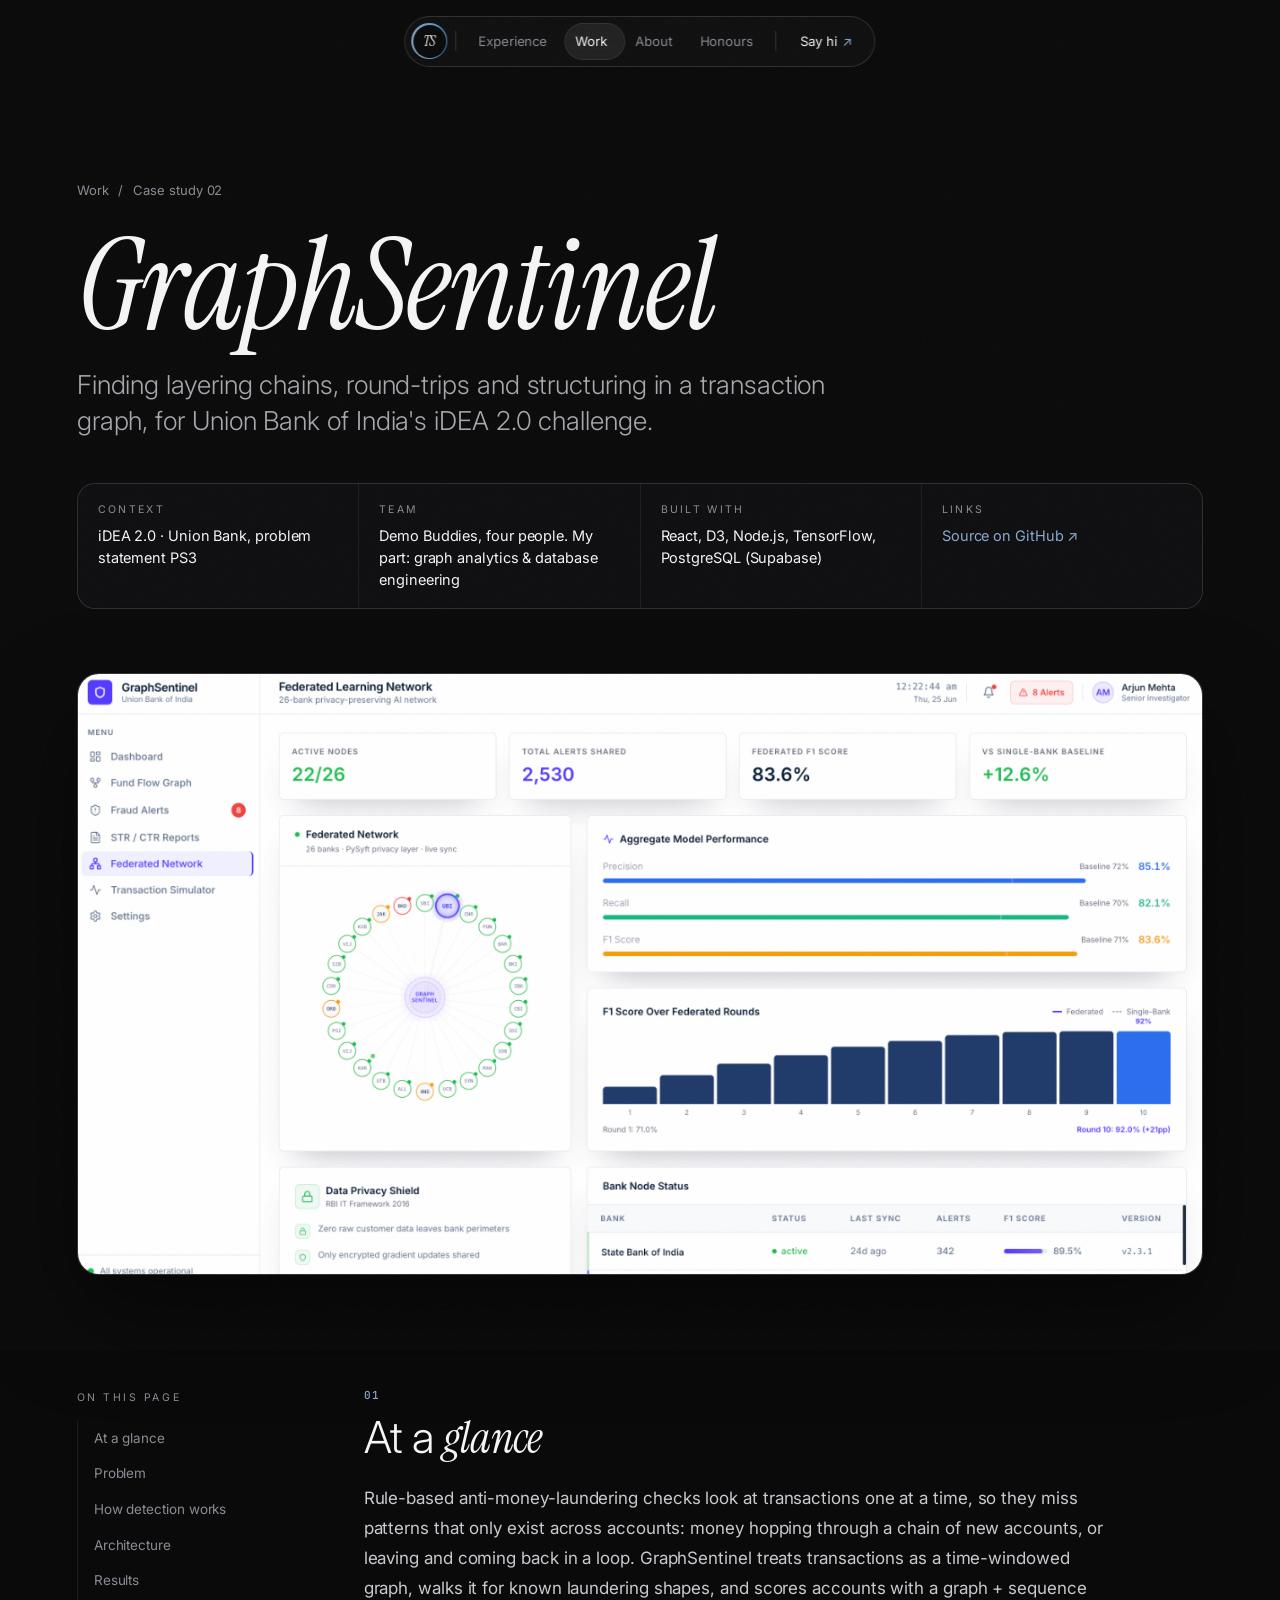
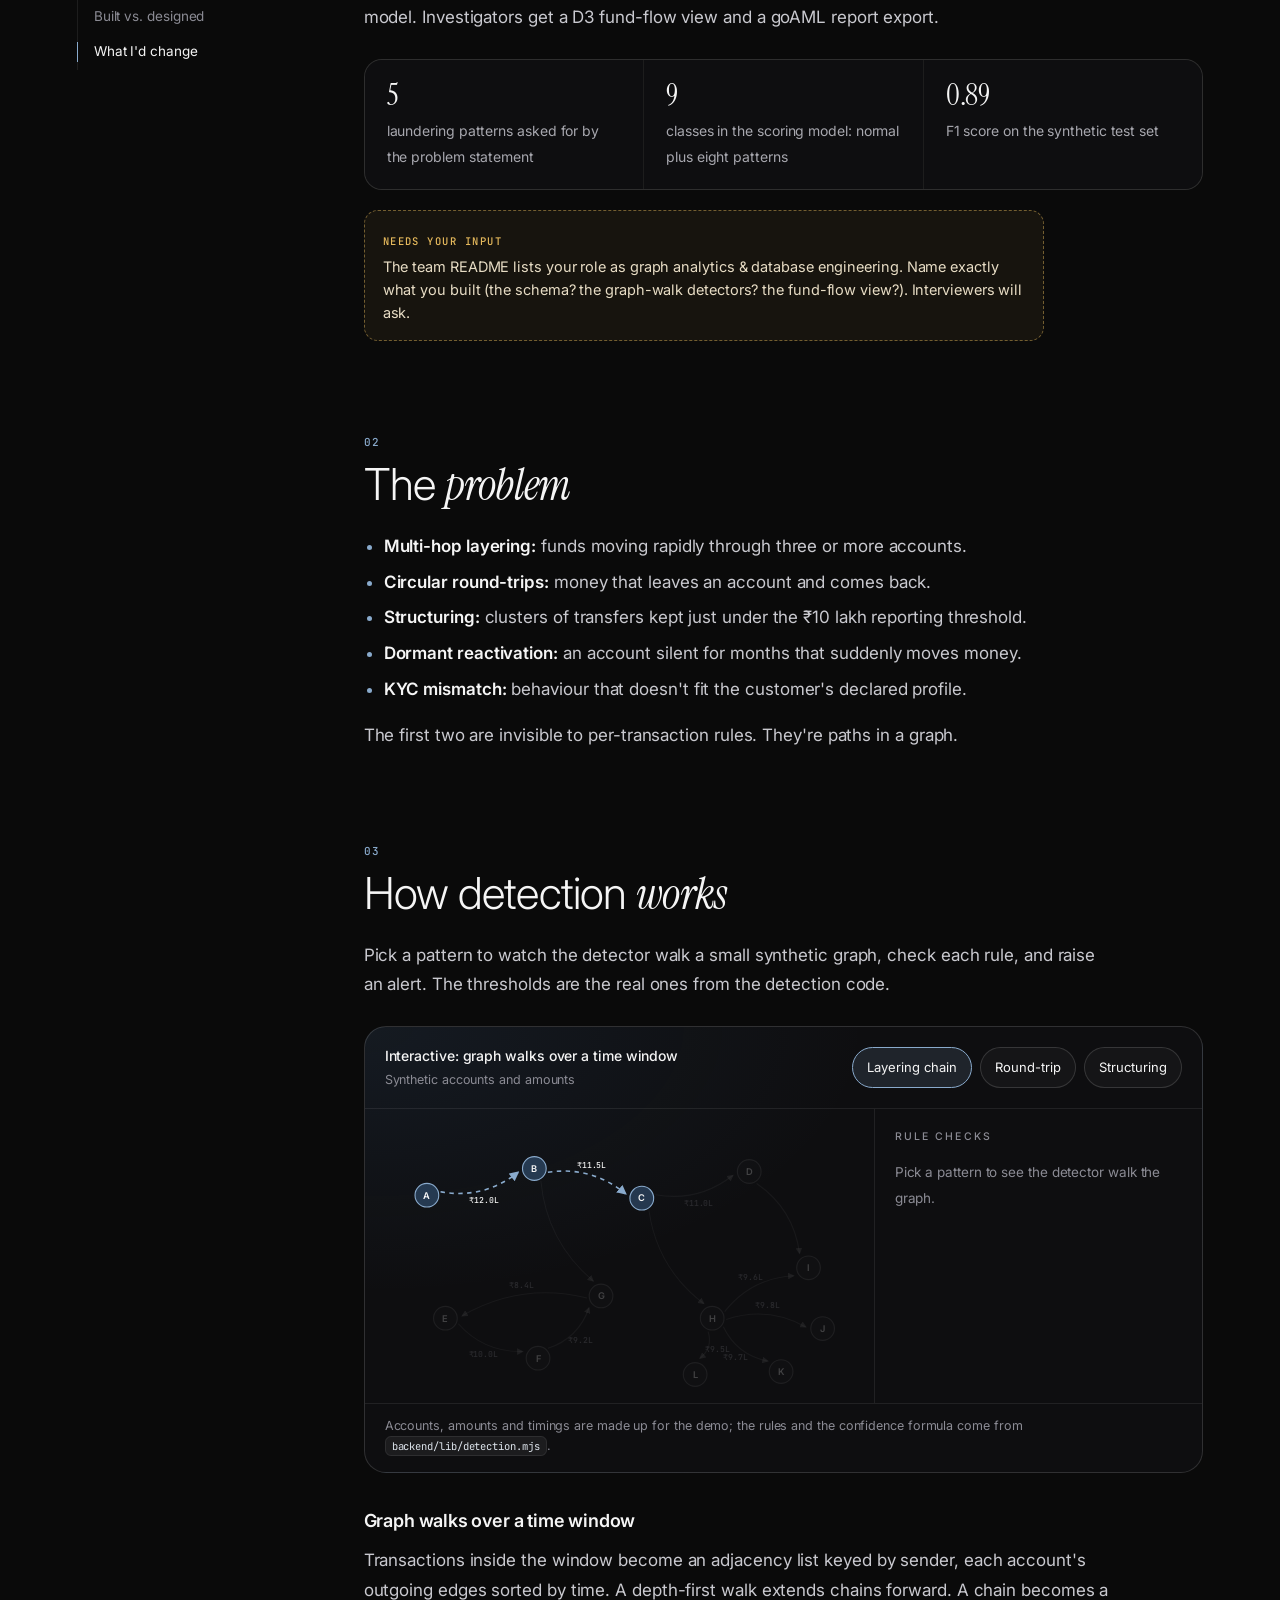
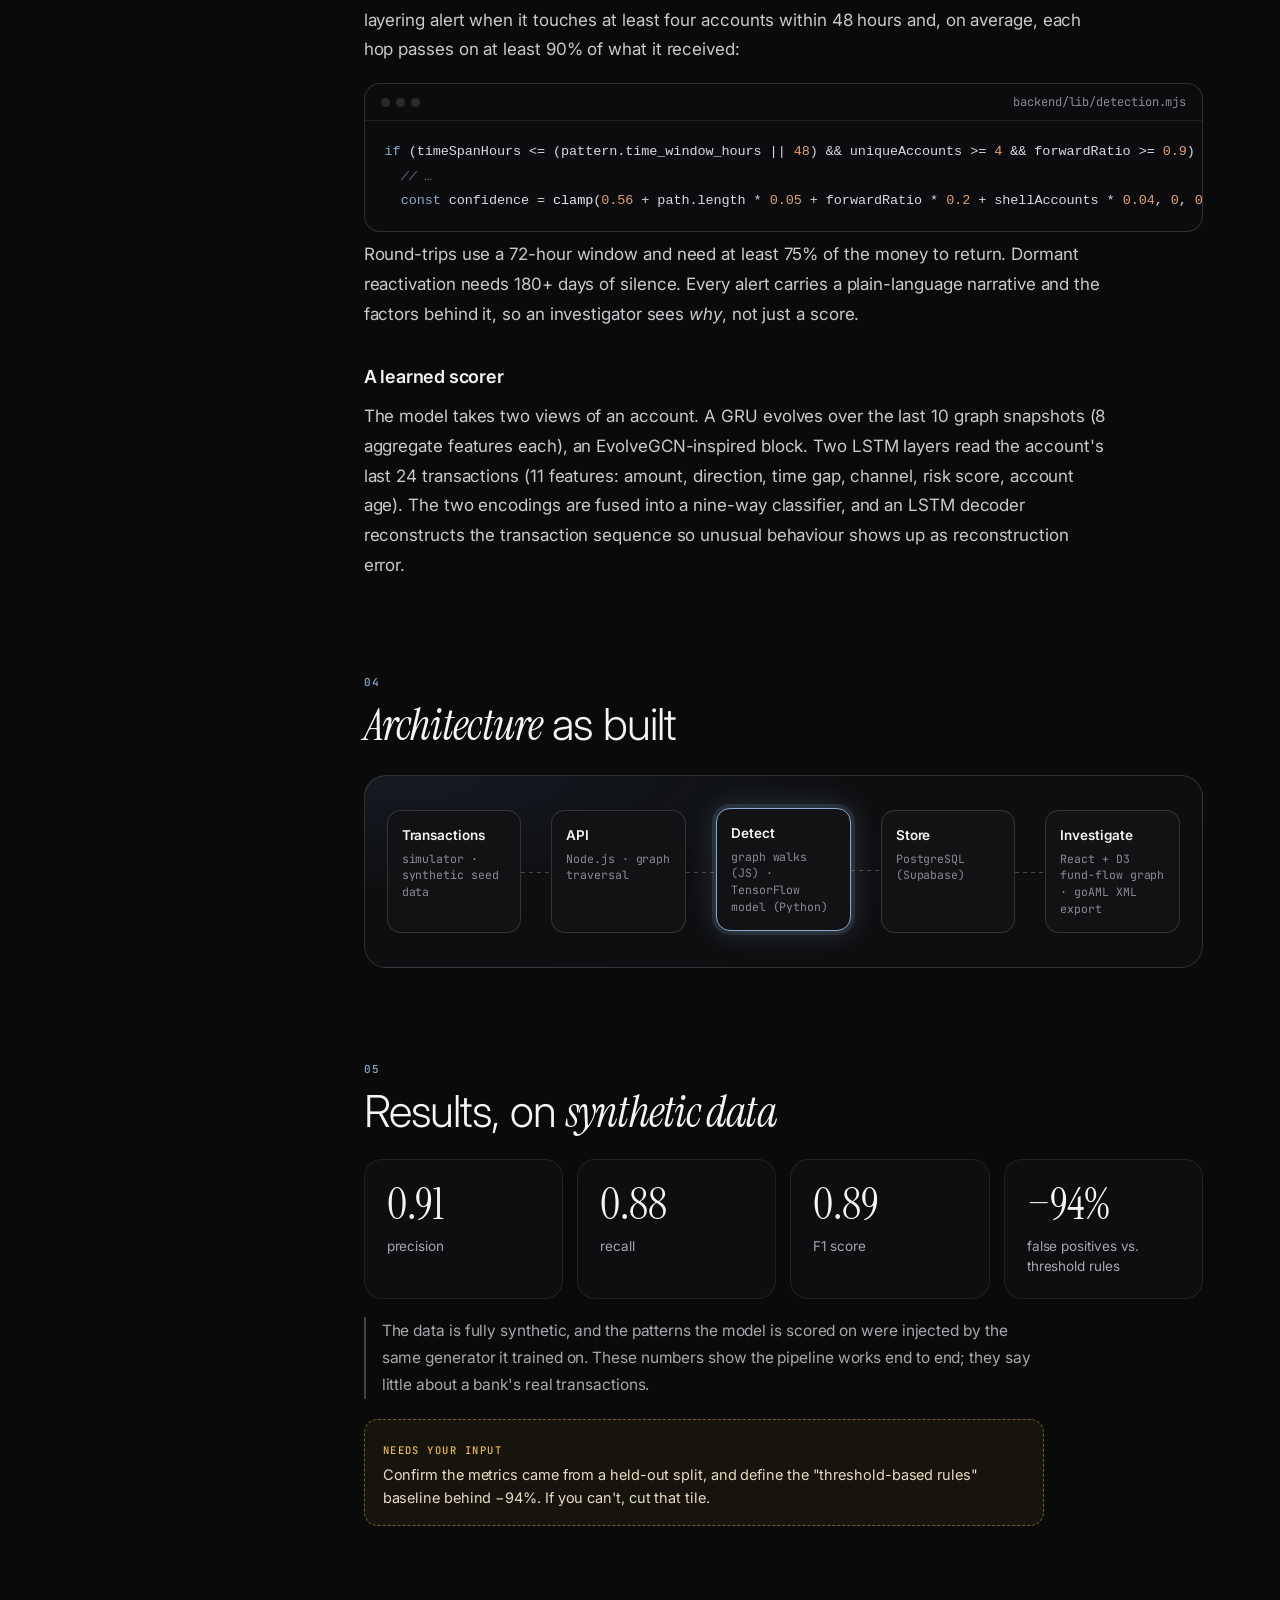
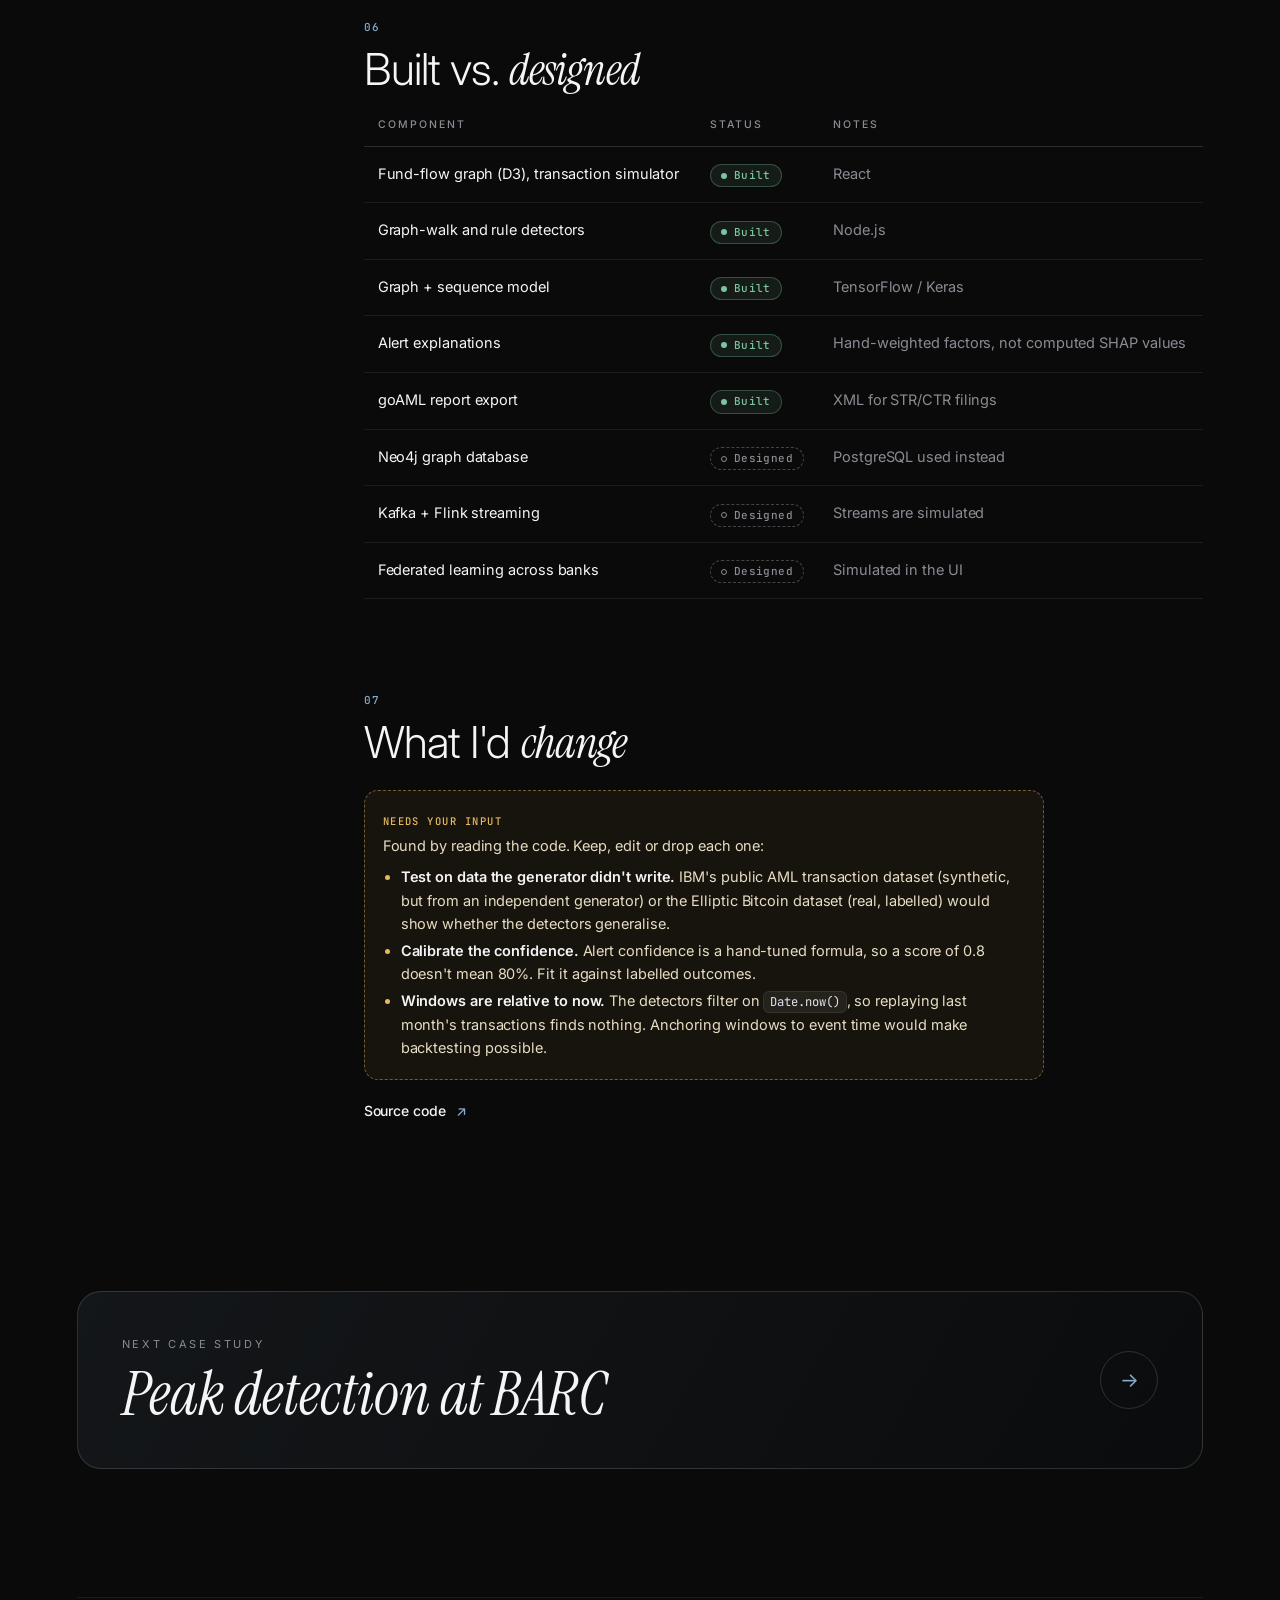
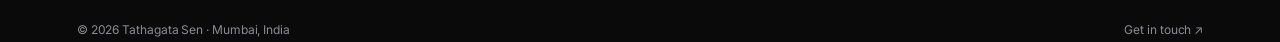
<file: work/graphsentinel.html>
<!DOCTYPE html>
<html lang="en">
<head>
<meta charset="utf-8">
<meta name="viewport" content="width=device-width, initial-scale=1">
<title>GraphSentinel — Case study · Tathagata Sen</title>
<meta name="description" content="GraphSentinel: time-windowed graph walks and a graph + sequence model that find layering chains, round-trips and structuring, built by a team of four for iDEA 2.0.">
<meta name="theme-color" content="#0a0a0a">
<link rel="canonical" href="https://tathagatasen.vercel.app/work/graphsentinel.html">
<link rel="icon" href="data:image/svg+xml,%3Csvg xmlns='http://www.w3.org/2000/svg' viewBox='0 0 120 120'%3E%3Crect width='120' height='120' rx='60' fill='%230a0a0a'/%3E%3Ccircle cx='60' cy='60' r='57' fill='none' stroke='%2389aacc' stroke-width='5'/%3E%3Ctext x='60' y='76' font-family='Georgia,serif' font-size='50' font-style='italic' fill='%23f5f5f5' text-anchor='middle'%3ETS%3C/text%3E%3C/svg%3E">
<meta property="og:type" content="article">
<meta property="og:title" content="GraphSentinel: finding layering and round-trips in a transaction graph">
<meta property="og:description" content="Case study by Tathagata Sen, with an interactive walkthrough of the detectors.">
<meta property="og:image" content="https://tathagatasen.vercel.app/graph-sentinel-dashboard.png">
<meta name="twitter:card" content="summary_large_image">
<link rel="preconnect" href="https://fonts.googleapis.com">
<link rel="preconnect" href="https://fonts.gstatic.com" crossorigin>
<link href="https://fonts.googleapis.com/css2?family=Inter:wght@300;400;500;600&family=Instrument+Serif:ital@0;1&family=JetBrains+Mono:wght@400;500&display=swap" rel="stylesheet">
<link rel="stylesheet" href="../assets/site.css">
<script>document.documentElement.classList.add('js')</script>
<script src="../assets/site.js" defer></script>
<script src="../assets/demos.js" defer></script>
</head>
<body>
<a class="skip" href="#main">Skip to content</a>
<div class="progress" aria-hidden="true"></div>

<header class="nav">
  <nav class="nav-pill" aria-label="Main">
    <a class="nav-mono" href="../index.html" aria-label="Home"><span>TS</span></a>
    <span class="nav-sep" aria-hidden="true"></span>
    <div class="nav-links">
      <span class="nav-ind" aria-hidden="true"></span>
      <a href="../index.html#experience">Experience</a>
      <a href="../index.html#work" aria-current="page">Work</a>
      <a href="../index.html#about">About</a>
      <a href="../index.html#honours">Honours</a>
    </div>
    <button class="nav-menu" type="button" aria-expanded="false" aria-controls="nav-sheet">Menu <i aria-hidden="true"></i></button>
    <span class="nav-sep" aria-hidden="true"></span>
    <a class="nav-cta" href="../index.html#contact">Say hi <span class="acc">↗</span></a>
  </nav>
  <div class="nav-sheet" id="nav-sheet">
    <a href="../index.html#experience">Experience <span>01</span></a>
    <a href="../index.html#work">Work <span>02</span></a>
    <a href="../index.html#about">About <span>03</span></a>
    <a href="../index.html#honours">Honours <span>04</span></a>
    <a href="../index.html#contact">Contact <span>05</span></a>
  </div>
</header>

<main id="main">
  <header class="case-hero">
    <div class="wrap">
      <p class="crumbs" data-reveal><a href="../index.html#work">Work</a><span aria-hidden="true">/</span><span>Case study 02</span></p>
      <h1 class="case-title" data-reveal style="--d:80ms">GraphSentinel</h1>
      <p class="case-sub" data-reveal style="--d:160ms">Finding layering chains, round-trips and structuring in a transaction graph, for Union Bank of India's iDEA 2.0 challenge.</p>
      <dl class="case-meta" data-reveal style="--d:240ms">
        <div><dt>Context</dt><dd>iDEA 2.0 · Union Bank, problem statement PS3</dd></div>
        <div><dt>Team</dt><dd>Demo Buddies, four people. My part: graph analytics &amp; database engineering</dd></div>
        <div><dt>Built with</dt><dd>React, D3, Node.js, TensorFlow, PostgreSQL (Supabase)</dd></div>
        <div><dt>Links</dt><dd><a href="https://github.com/TathagataSen06/graph-sentinel" target="_blank" rel="noopener">Source on GitHub ↗</a></dd></div>
      </dl>
      <figure class="cover" data-reveal style="--d:320ms;view-transition-name:cover-graphsentinel">
        <img src="../graph-sentinel-dashboard.png" alt="GraphSentinel federated-learning view: participating bank nodes, alerts shared and per-round model performance" width="1253" height="707" decoding="async" style="height:auto;aspect-ratio:1253/668">
      </figure>
    </div>
  </header>

  <div class="wrap">
    <div class="case-layout">
      <nav class="toc" aria-label="On this page">
        <p>On this page</p>
        <ol>
          <li><a href="#glance">At a glance</a></li>
          <li><a href="#problem">Problem</a></li>
          <li><a href="#detect">How detection works</a></li>
          <li><a href="#arch">Architecture</a></li>
          <li><a href="#results">Results</a></li>
          <li><a href="#built">Built vs. designed</a></li>
          <li><a href="#change">What I'd change</a></li>
        </ol>
      </nav>

      <article class="prose">
        <section id="glance" data-reveal>
          <h2><span class="n">01</span>At a <em>glance</em></h2>
          <p>Rule-based anti-money-laundering checks look at transactions one at a time, so they miss patterns that only exist across accounts: money hopping through a chain of new accounts, or leaving and coming back in a loop. GraphSentinel treats transactions as a time-windowed graph, walks it for known laundering shapes, and scores accounts with a graph + sequence model. Investigators get a D3 fund-flow view and a goAML report export.</p>
          <div class="tldr">
            <div><b>5</b><span>laundering patterns asked for by the problem statement</span></div>
            <div><b>9</b><span>classes in the scoring model: normal plus eight patterns</span></div>
            <div><b>0.89</b><span>F1 score on the synthetic test set</span></div>
          </div>
          <div class="todo"><p>The team README lists your role as graph analytics &amp; database engineering. Name exactly what you built (the schema? the graph-walk detectors? the fund-flow view?). Interviewers will ask.</p></div>
        </section>

        <section id="problem" data-reveal>
          <h2><span class="n">02</span>The <em>problem</em></h2>
          <ul>
            <li><strong>Multi-hop layering:</strong> funds moving rapidly through three or more accounts.</li>
            <li><strong>Circular round-trips:</strong> money that leaves an account and comes back.</li>
            <li><strong>Structuring:</strong> clusters of transfers kept just under the ₹10 lakh reporting threshold.</li>
            <li><strong>Dormant reactivation:</strong> an account silent for months that suddenly moves money.</li>
            <li><strong>KYC mismatch:</strong> behaviour that doesn't fit the customer's declared profile.</li>
          </ul>
          <p>The first two are invisible to per-transaction rules. They're paths in a graph.</p>
        </section>

        <section id="detect" data-reveal>
          <h2><span class="n">03</span>How detection <em>works</em></h2>
          <p>Pick a pattern to watch the detector walk a small synthetic graph, check each rule, and raise an alert. The thresholds are the real ones from the detection code.</p>
          <div class="demo" data-demo="graph">
            <div class="demo-head">
              <p class="demo-title">Interactive: graph walks over a time window<span>Synthetic accounts and amounts</span></p>
              <div class="demo-controls">
                <button class="dbtn" type="button" data-pattern="layer" aria-pressed="false">Layering chain</button>
                <button class="dbtn" type="button" data-pattern="round" aria-pressed="false">Round-trip</button>
                <button class="dbtn" type="button" data-pattern="struct" aria-pressed="false">Structuring</button>
              </div>
            </div>
            <div class="gs">
              <svg class="gs-graph" viewBox="0 0 660 360" role="img" aria-labelledby="gs-t"><title id="gs-t">Synthetic transaction graph: a layering chain A to D, a round-trip E to G and back, and structured transfers from H</title><defs><marker id="gs-arrow" viewBox="0 0 10 10" refX="8" refY="5" markerWidth="6" markerHeight="6" orient="auto"><path class="mk" d="M0,0 L10,5 L0,10 z"/></marker><marker id="gs-arrow-on" viewBox="0 0 10 10" refX="8" refY="5" markerWidth="6" markerHeight="6" orient="auto"><path class="mk-on" d="M0,0 L10,5 L0,10 z"/></marker></defs><g class="edge" data-p="layer" data-i="0"><path d="M88.4,87.4 Q146.3,97.7 192.7,61.5"/><text x="146.6" y="102.7">₹12.0L</text></g><g class="edge" data-p="layer" data-i="1"><path d="M233.3,61.1 Q292.0,52.3 337.8,89.9"/><text x="292.2" y="55.3">₹11.5L</text></g><g class="edge" data-p="layer" data-i="2"><path d="M378.4,91.4 Q436.3,101.7 482.7,65.5"/><text x="436.6" y="106.7">₹11.0L</text></g><g class="edge" data-p="round" data-i="0"><path d="M112.4,265.5 Q147.0,304.2 198.9,302.9"/><text x="146.2" y="310.1">₹10.0L</text></g><g class="edge" data-p="round" data-i="1"><path d="M233.5,298.6 Q274.5,285.0 288.6,244.2"/><text x="276.9" y="291.5">₹9.2L</text></g><g class="edge" data-p="round" data-i="2"><path d="M286.2,230.7 Q197.2,209.1 117.8,254.7"/><text x="197.7" y="217.0">₹8.4L</text></g><g class="edge" data-p="struct" data-i="0"><path d="M471.8,249.2 Q507.3,204.1 564.6,200.7"/><text x="506.8" y="207.0">₹9.6L</text></g><g class="edge" data-p="struct" data-i="1"><path d="M473.9,259.8 Q529.7,241.0 581.1,269.8"/><text x="529.8" y="243.9">₹9.8L</text></g><g class="edge" data-p="struct" data-i="2"><path d="M470.0,269.6 Q488.4,307.7 529.8,315.9"/><text x="486.2" y="314.5">₹9.7L</text></g><g class="edge" data-p="struct" data-i="3"><path d="M449.5,276.2 Q456.2,297.8 438.7,312.0"/><text x="462.6" y="303.7">₹9.5L</text></g><g class="edge normal"><path d="M223.8,72.8 Q231.6,154.6 294.3,207.6"/></g><g class="edge normal"><path d="M515.0,76.2 Q564.8,110.5 572.9,170.4"/></g><g class="edge normal"><path d="M369.6,112.4 Q380.6,190.5 443.4,238.2"/></g><g class="node" data-p="layer"><circle cx="70" cy="92" r="16"/><text x="70" y="96.5">A</text></g><g class="node" data-p="layer"><circle cx="215" cy="56" r="16"/><text x="215" y="60.5">B</text></g><g class="node" data-p="layer"><circle cx="360" cy="96" r="16"/><text x="360" y="100.5">C</text></g><g class="node" data-p="layer"><circle cx="505" cy="60" r="16"/><text x="505" y="64.5">D</text></g><g class="node" data-p="round"><circle cx="95" cy="258" r="16"/><text x="95" y="262.5">E</text></g><g class="node" data-p="round"><circle cx="220" cy="312" r="16"/><text x="220" y="316.5">F</text></g><g class="node" data-p="round"><circle cx="305" cy="228" r="16"/><text x="305" y="232.5">G</text></g><g class="node" data-p="struct"><circle cx="455" cy="258" r="16"/><text x="455" y="262.5">H</text></g><g class="node" data-p="struct"><circle cx="585" cy="190" r="16"/><text x="585" y="194.5">I</text></g><g class="node" data-p="struct"><circle cx="604" cy="272" r="16"/><text x="604" y="276.5">J</text></g><g class="node" data-p="struct"><circle cx="548" cy="330" r="16"/><text x="548" y="334.5">K</text></g><g class="node" data-p="struct"><circle cx="432" cy="334" r="16"/><text x="432" y="338.5">L</text></g></svg>
              <div class="gs-side">
                <h4>Rule checks</h4>
                <ol class="checks" aria-live="polite"></ol>
                <div class="alert-slot" aria-live="polite"></div>
              </div>
            </div>
            <p class="demo-note">Accounts, amounts and timings are made up for the demo; the rules and the confidence formula come from <code>backend/lib/detection.mjs</code>.</p>
          </div>

          <h3>Graph walks over a time window</h3>
          <p>Transactions inside the window become an adjacency list keyed by sender, each account's outgoing edges sorted by time. A depth-first walk extends chains forward. A chain becomes a layering alert when it touches at least four accounts within 48 hours and, on average, each hop passes on at least 90% of what it received:</p>
          <div class="code">
            <div class="code-bar"><i><span></span></i>backend/lib/detection.mjs</div>
<pre><code><span class="kw">if</span> (timeSpanHours &lt;= (pattern.time_window_hours || <span class="nu">48</span>) &amp;&amp; uniqueAccounts &gt;= <span class="nu">4</span> &amp;&amp; forwardRatio &gt;= <span class="nu">0.9</span>) {
  <span class="cm">// …</span>
  <span class="kw">const</span> confidence = <span class="fn">clamp</span>(<span class="nu">0.56</span> + path.length * <span class="nu">0.05</span> + forwardRatio * <span class="nu">0.2</span> + shellAccounts * <span class="nu">0.04</span>, <span class="nu">0</span>, <span class="nu">0.97</span>);</code></pre>
          </div>
          <p>Round-trips use a 72-hour window and need at least 75% of the money to return. Dormant reactivation needs 180+ days of silence. Every alert carries a plain-language narrative and the factors behind it, so an investigator sees <em>why</em>, not just a score.</p>

          <h3>A learned scorer</h3>
          <p>The model takes two views of an account. A GRU evolves over the last 10 graph snapshots (8 aggregate features each), an EvolveGCN-inspired block. Two LSTM layers read the account's last 24 transactions (11 features: amount, direction, time gap, channel, risk score, account age). The two encodings are fused into a nine-way classifier, and an LSTM decoder reconstructs the transaction sequence so unusual behaviour shows up as reconstruction error.</p>
        </section>

        <section id="arch" data-reveal>
          <h2><span class="n">04</span><em>Architecture</em> as built</h2>
          <div class="demo">
            <div class="flow-stage">
              <div class="fnode"><b>Transactions</b><span>simulator · synthetic seed data</span></div>
              <div class="fnode"><b>API</b><span>Node.js · graph traversal</span></div>
              <div class="fnode hit"><b>Detect</b><span>graph walks (JS) · TensorFlow model (Python)</span></div>
              <div class="fnode"><b>Store</b><span>PostgreSQL (Supabase)</span></div>
              <div class="fnode"><b>Investigate</b><span>React + D3 fund-flow graph · goAML XML export</span></div>
            </div>
          </div>
        </section>

        <section id="results" data-reveal>
          <h2><span class="n">05</span>Results, on <em>synthetic data</em></h2>
          <div class="results">
            <div class="result"><b>0.91</b><span>precision</span></div>
            <div class="result"><b>0.88</b><span>recall</span></div>
            <div class="result"><b>0.89</b><span>F1 score</span></div>
            <div class="result"><b>−94%</b><span>false positives vs. threshold rules</span></div>
          </div>
          <p class="caveat">The data is fully synthetic, and the patterns the model is scored on were injected by the same generator it trained on. These numbers show the pipeline works end to end; they say little about a bank's real transactions.</p>
          <div class="todo"><p>Confirm the metrics came from a held-out split, and define the "threshold-based rules" baseline behind −94%. If you can't, cut that tile.</p></div>
        </section>

        <section id="built" data-reveal>
          <h2><span class="n">06</span>Built vs. <em>designed</em></h2>
          <table class="tbl">
            <thead><tr><th>Component</th><th>Status</th><th>Notes</th></tr></thead>
            <tbody>
              <tr><td>Fund-flow graph (D3), transaction simulator</td><td><span class="pill built">Built</span></td><td class="muted">React</td></tr>
              <tr><td>Graph-walk and rule detectors</td><td><span class="pill built">Built</span></td><td class="muted">Node.js</td></tr>
              <tr><td>Graph + sequence model</td><td><span class="pill built">Built</span></td><td class="muted">TensorFlow / Keras</td></tr>
              <tr><td>Alert explanations</td><td><span class="pill built">Built</span></td><td class="muted">Hand-weighted factors, not computed SHAP values</td></tr>
              <tr><td>goAML report export</td><td><span class="pill built">Built</span></td><td class="muted">XML for STR/CTR filings</td></tr>
              <tr><td>Neo4j graph database</td><td><span class="pill plan">Designed</span></td><td class="muted">PostgreSQL used instead</td></tr>
              <tr><td>Kafka + Flink streaming</td><td><span class="pill plan">Designed</span></td><td class="muted">Streams are simulated</td></tr>
              <tr><td>Federated learning across banks</td><td><span class="pill plan">Designed</span></td><td class="muted">Simulated in the UI</td></tr>
            </tbody>
          </table>
        </section>

        <section id="change" data-reveal>
          <h2><span class="n">07</span>What I'd <em>change</em></h2>
          <div class="todo">
            <p>Found by reading the code. Keep, edit or drop each one:</p>
            <ul>
              <li><strong>Test on data the generator didn't write.</strong> IBM's public AML transaction dataset (synthetic, but from an independent generator) or the Elliptic Bitcoin dataset (real, labelled) would show whether the detectors generalise.</li>
              <li><strong>Calibrate the confidence.</strong> Alert confidence is a hand-tuned formula, so a score of 0.8 doesn't mean 80%. Fit it against labelled outcomes.</li>
              <li><strong>Windows are relative to now.</strong> The detectors filter on <code>Date.now()</code>, so replaying last month's transactions finds nothing. Anchoring windows to event time would make backtesting possible.</li>
            </ul>
          </div>
          <div class="refs">
            <a class="link-arrow ext" href="https://github.com/TathagataSen06/graph-sentinel" target="_blank" rel="noopener">Source code</a>
          </div>
        </section>
      </article>
    </div>

    <a class="next-case" href="barc-detector-pipeline.html" data-reveal>
      <span><small>Next case study</small><b>Peak detection at BARC</b></span>
      <span class="ar" aria-hidden="true">→</span>
    </a>
    <footer class="site-foot">
      <span>© 2026 Tathagata Sen · Mumbai, India</span>
      <a href="../index.html#contact">Get in touch ↗</a>
    </footer>
  </div>
</main>
</body>
</html>
</file>
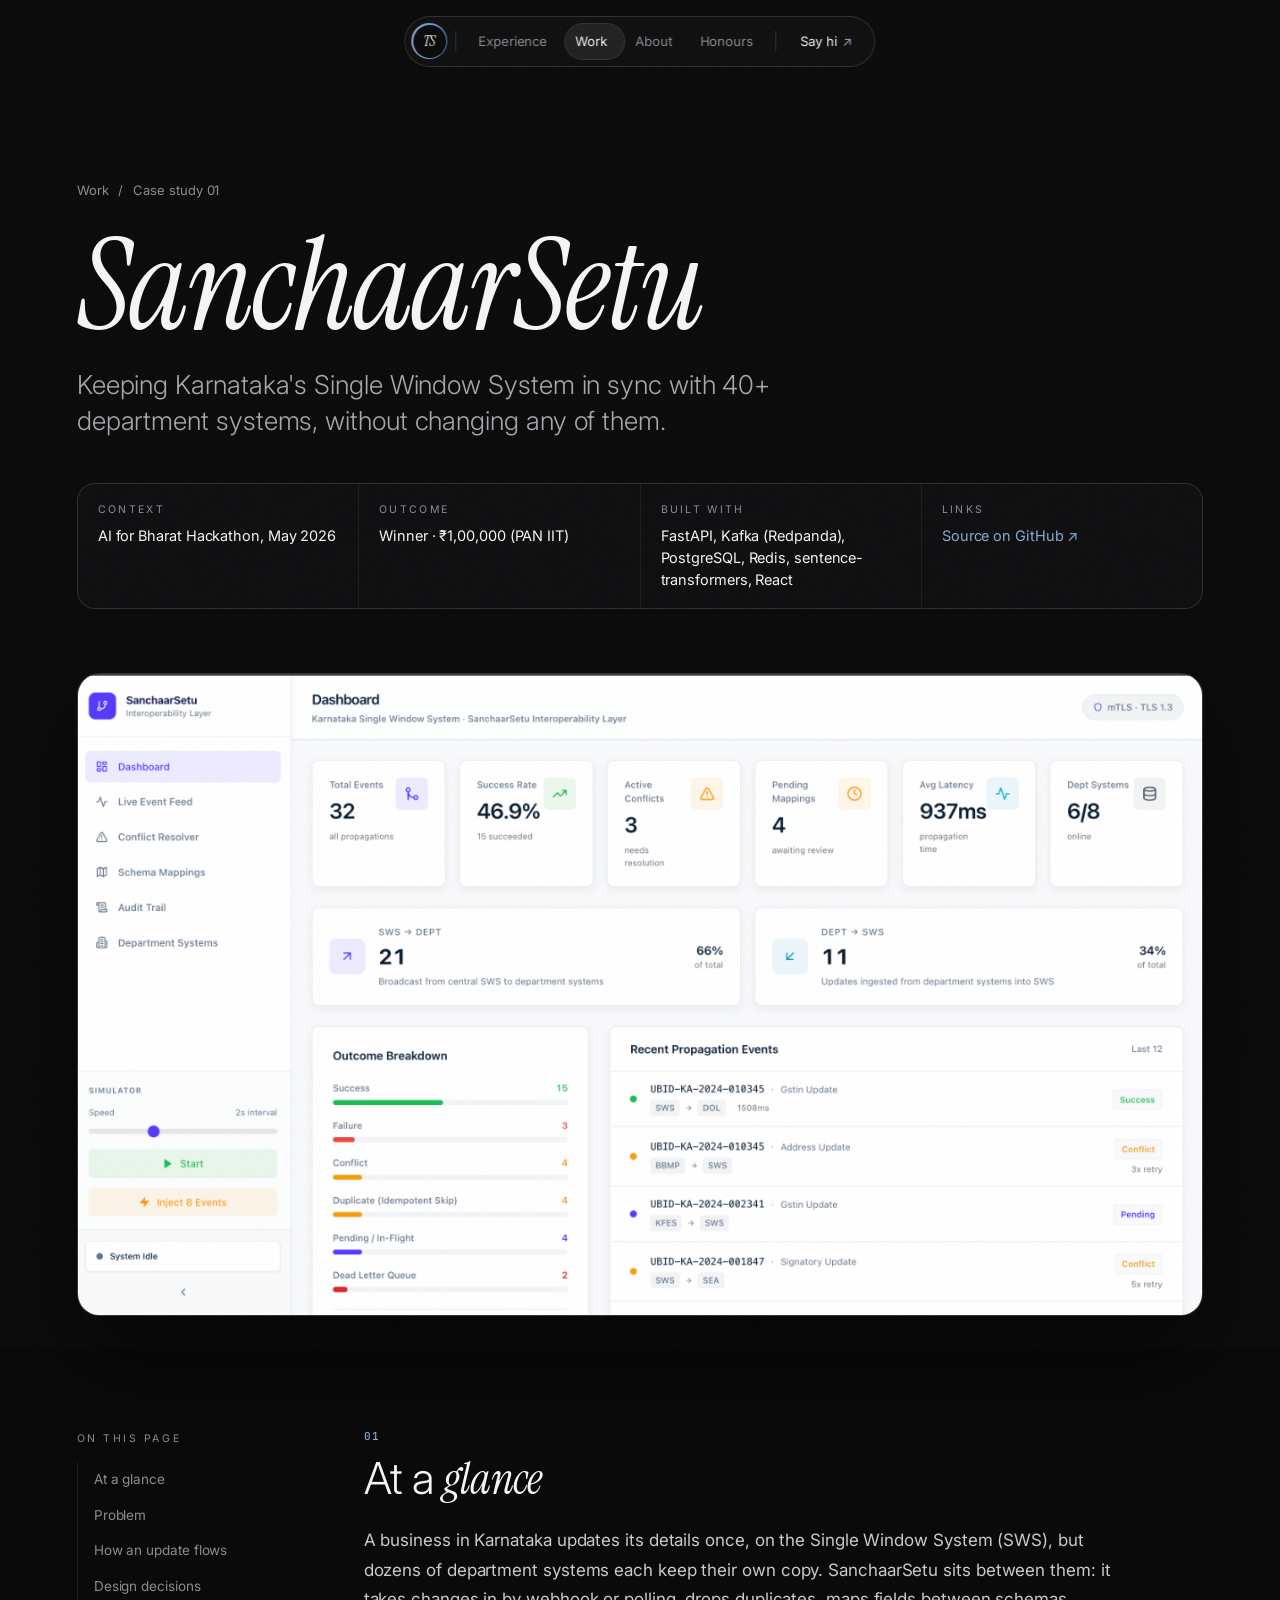
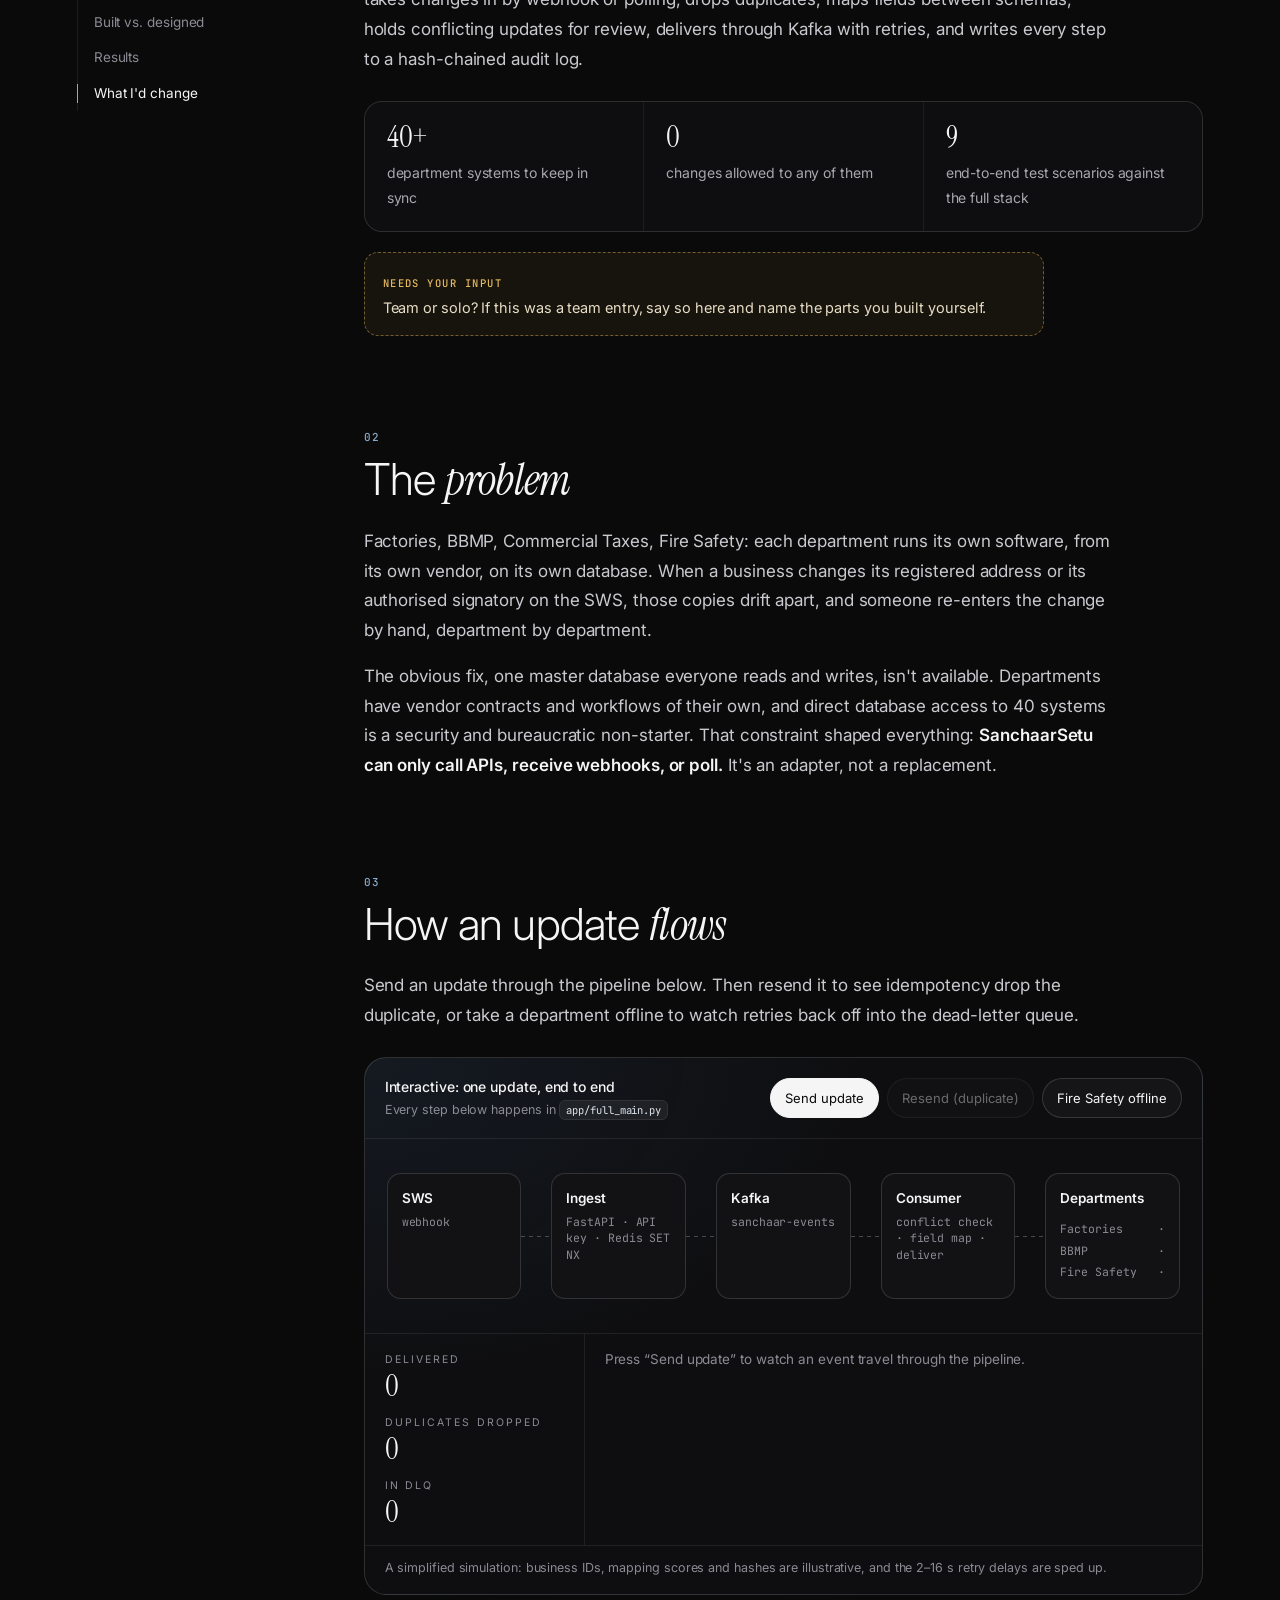
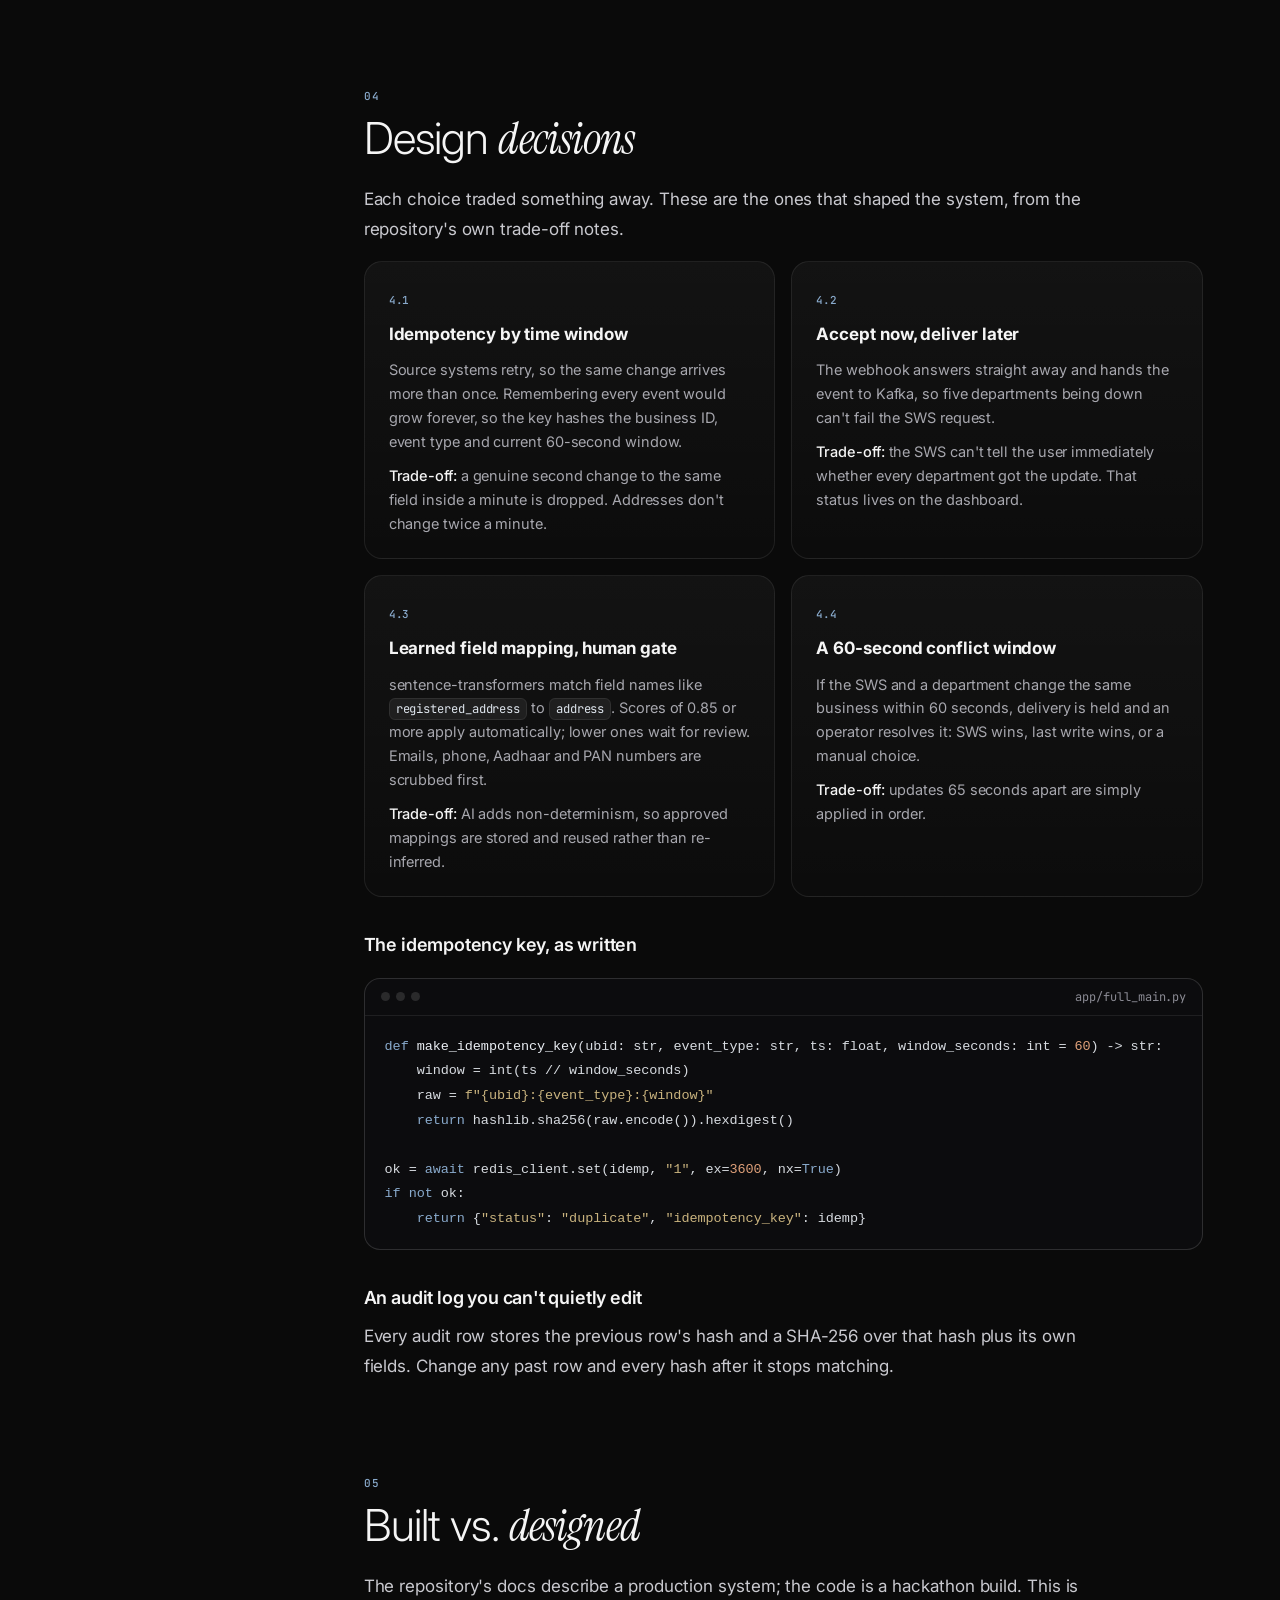
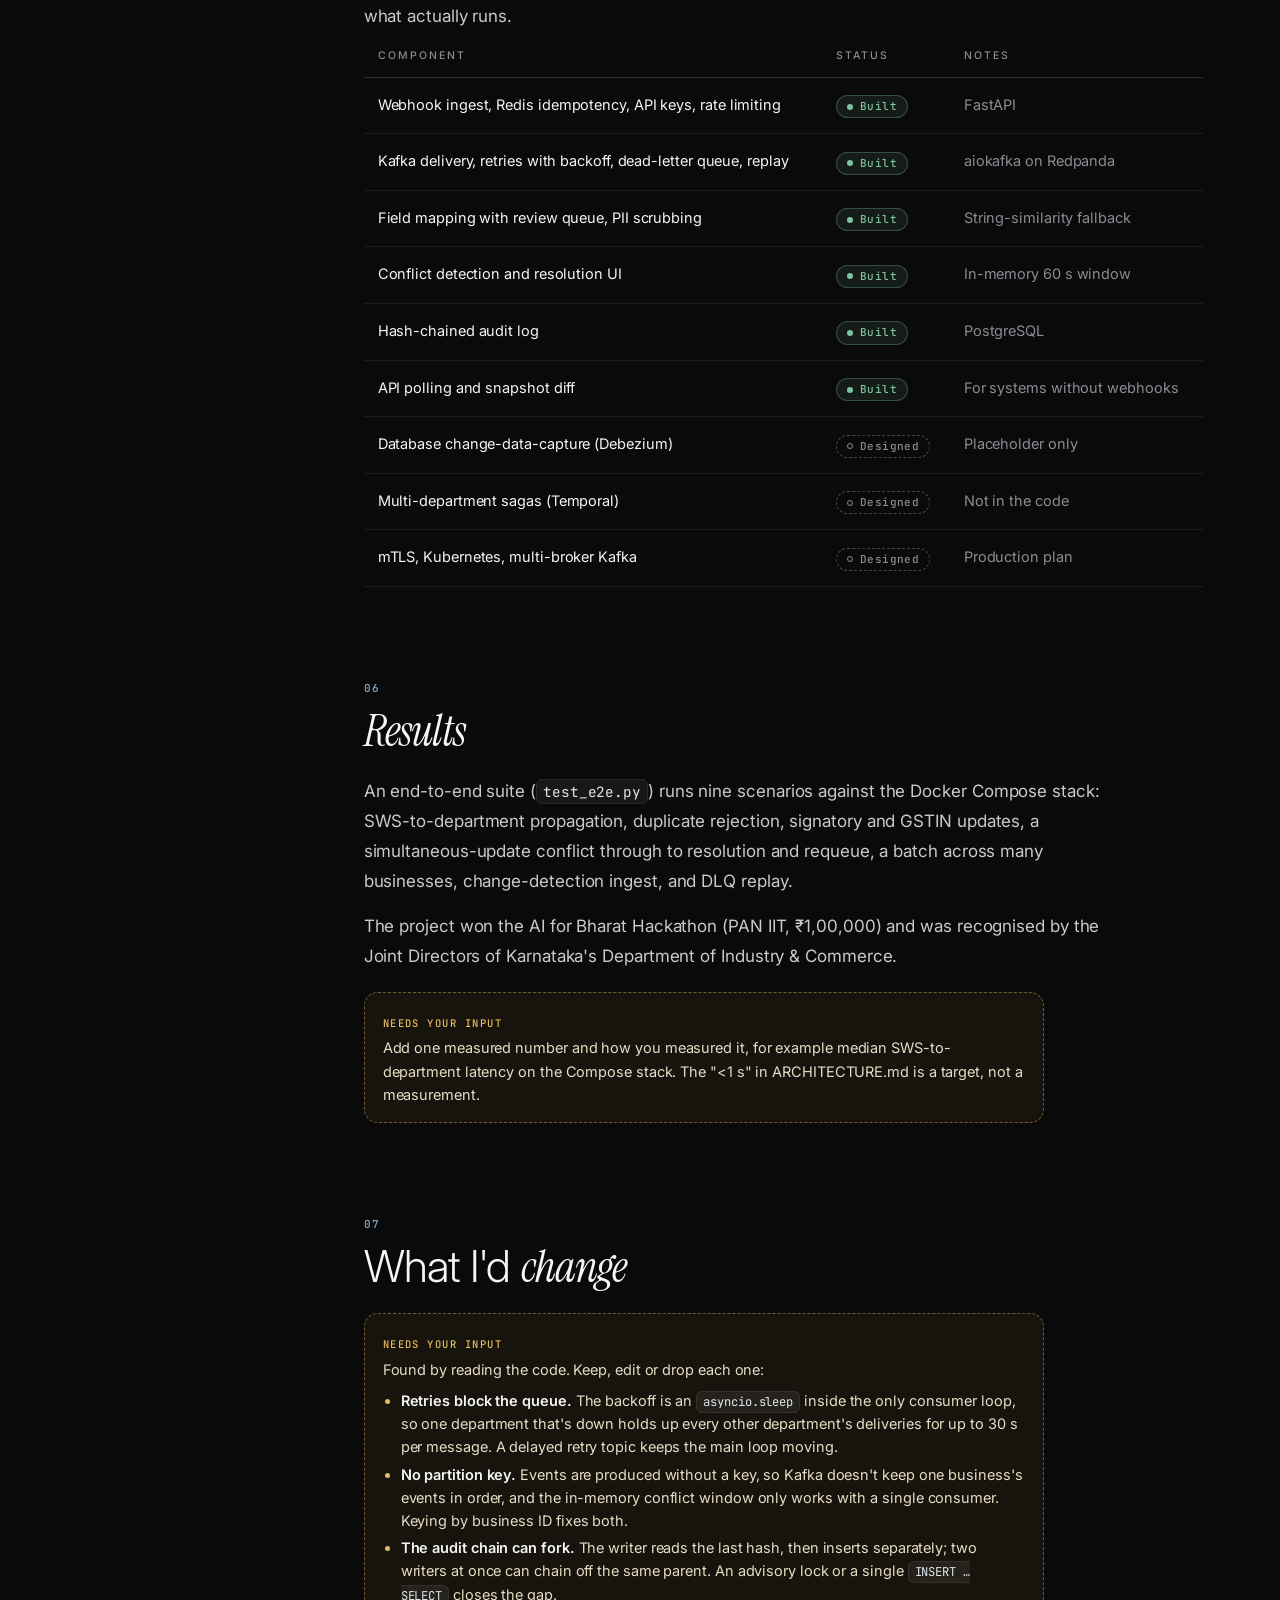
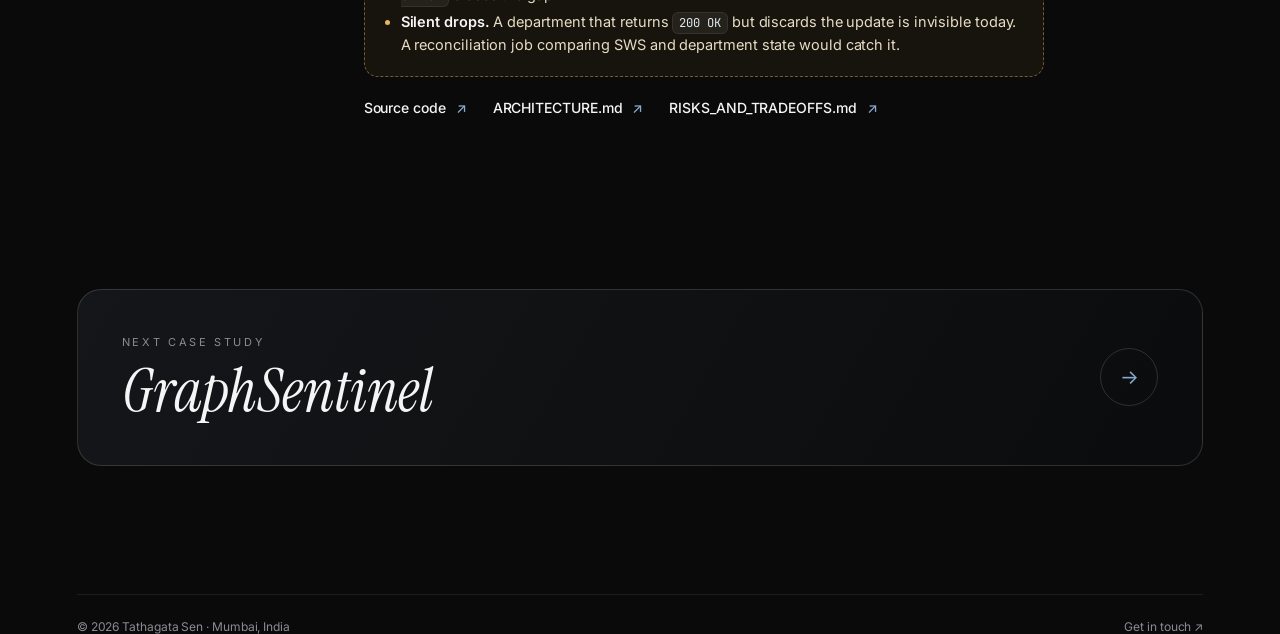
<file: work/sanchaarsetu.html>
<!DOCTYPE html>
<html lang="en">
<head>
<meta charset="utf-8">
<meta name="viewport" content="width=device-width, initial-scale=1">
<title>SanchaarSetu — Case study · Tathagata Sen</title>
<meta name="description" content="How SanchaarSetu keeps Karnataka's Single Window System in sync with 40+ department systems without changing them: idempotency, async delivery, field mapping and a hash-chained audit log.">
<meta name="theme-color" content="#0a0a0a">
<link rel="canonical" href="https://tathagatasen.vercel.app/work/sanchaarsetu.html">
<link rel="icon" href="data:image/svg+xml,%3Csvg xmlns='http://www.w3.org/2000/svg' viewBox='0 0 120 120'%3E%3Crect width='120' height='120' rx='60' fill='%230a0a0a'/%3E%3Ccircle cx='60' cy='60' r='57' fill='none' stroke='%2389aacc' stroke-width='5'/%3E%3Ctext x='60' y='76' font-family='Georgia,serif' font-size='50' font-style='italic' fill='%23f5f5f5' text-anchor='middle'%3ETS%3C/text%3E%3C/svg%3E">
<meta property="og:type" content="article">
<meta property="og:title" content="SanchaarSetu: syncing systems you're not allowed to change">
<meta property="og:description" content="Case study by Tathagata Sen, with an interactive walkthrough of the pipeline.">
<meta property="og:image" content="https://tathagatasen.vercel.app/sanchaarsetu-dashboard.png">
<meta name="twitter:card" content="summary_large_image">
<link rel="preconnect" href="https://fonts.googleapis.com">
<link rel="preconnect" href="https://fonts.gstatic.com" crossorigin>
<link href="https://fonts.googleapis.com/css2?family=Inter:wght@300;400;500;600&family=Instrument+Serif:ital@0;1&family=JetBrains+Mono:wght@400;500&display=swap" rel="stylesheet">
<link rel="stylesheet" href="../assets/site.css">
<script>document.documentElement.classList.add('js')</script>
<script src="../assets/site.js" defer></script>
<script src="../assets/demos.js" defer></script>
</head>
<body>
<a class="skip" href="#main">Skip to content</a>
<div class="progress" aria-hidden="true"></div>

<header class="nav">
  <nav class="nav-pill" aria-label="Main">
    <a class="nav-mono" href="../index.html" aria-label="Home"><span>TS</span></a>
    <span class="nav-sep" aria-hidden="true"></span>
    <div class="nav-links">
      <span class="nav-ind" aria-hidden="true"></span>
      <a href="../index.html#experience">Experience</a>
      <a href="../index.html#work" aria-current="page">Work</a>
      <a href="../index.html#about">About</a>
      <a href="../index.html#honours">Honours</a>
    </div>
    <button class="nav-menu" type="button" aria-expanded="false" aria-controls="nav-sheet">Menu <i aria-hidden="true"></i></button>
    <span class="nav-sep" aria-hidden="true"></span>
    <a class="nav-cta" href="../index.html#contact">Say hi <span class="acc">↗</span></a>
  </nav>
  <div class="nav-sheet" id="nav-sheet">
    <a href="../index.html#experience">Experience <span>01</span></a>
    <a href="../index.html#work">Work <span>02</span></a>
    <a href="../index.html#about">About <span>03</span></a>
    <a href="../index.html#honours">Honours <span>04</span></a>
    <a href="../index.html#contact">Contact <span>05</span></a>
  </div>
</header>

<main id="main">
  <header class="case-hero">
    <div class="wrap">
      <p class="crumbs" data-reveal><a href="../index.html#work">Work</a><span aria-hidden="true">/</span><span>Case study 01</span></p>
      <h1 class="case-title" data-reveal style="--d:80ms">SanchaarSetu</h1>
      <p class="case-sub" data-reveal style="--d:160ms">Keeping Karnataka's Single Window System in sync with 40+ department systems, without changing any of them.</p>
      <dl class="case-meta" data-reveal style="--d:240ms">
        <div><dt>Context</dt><dd>AI for Bharat Hackathon, May 2026</dd></div>
        <div><dt>Outcome</dt><dd>Winner · ₹1,00,000 (PAN IIT)</dd></div>
        <div><dt>Built with</dt><dd>FastAPI, Kafka (Redpanda), PostgreSQL, Redis, sentence-transformers, React</dd></div>
        <div><dt>Links</dt><dd><a href="https://github.com/TathagataSen06/SanchaarSetu" target="_blank" rel="noopener">Source on GitHub ↗</a></dd></div>
      </dl>
      <figure class="cover" data-reveal style="--d:320ms;view-transition-name:cover-sanchaarsetu">
        <img src="../sanchaarsetu-dashboard.png" alt="SanchaarSetu operator dashboard: propagation counts, success rate, open conflicts and recent events" width="1258" height="717" decoding="async">
      </figure>
    </div>
  </header>

  <div class="wrap">
    <div class="case-layout">
      <nav class="toc" aria-label="On this page">
        <p>On this page</p>
        <ol>
          <li><a href="#glance">At a glance</a></li>
          <li><a href="#problem">Problem</a></li>
          <li><a href="#flow">How an update flows</a></li>
          <li><a href="#decisions">Design decisions</a></li>
          <li><a href="#built">Built vs. designed</a></li>
          <li><a href="#results">Results</a></li>
          <li><a href="#change">What I'd change</a></li>
        </ol>
      </nav>

      <article class="prose">
        <section id="glance" data-reveal>
          <h2><span class="n">01</span>At a <em>glance</em></h2>
          <p>A business in Karnataka updates its details once, on the Single Window System (SWS), but dozens of department systems each keep their own copy. SanchaarSetu sits between them: it takes changes in by webhook or polling, drops duplicates, maps fields between schemas, holds conflicting updates for review, delivers through Kafka with retries, and writes every step to a hash-chained audit log.</p>
          <div class="tldr">
            <div><b>40+</b><span>department systems to keep in sync</span></div>
            <div><b>0</b><span>changes allowed to any of them</span></div>
            <div><b>9</b><span>end-to-end test scenarios against the full stack</span></div>
          </div>
          <div class="todo"><p>Team or solo? If this was a team entry, say so here and name the parts you built yourself.</p></div>
        </section>

        <section id="problem" data-reveal>
          <h2><span class="n">02</span>The <em>problem</em></h2>
          <p>Factories, BBMP, Commercial Taxes, Fire Safety: each department runs its own software, from its own vendor, on its own database. When a business changes its registered address or its authorised signatory on the SWS, those copies drift apart, and someone re-enters the change by hand, department by department.</p>
          <p>The obvious fix, one master database everyone reads and writes, isn't available. Departments have vendor contracts and workflows of their own, and direct database access to 40 systems is a security and bureaucratic non-starter. That constraint shaped everything: <strong>SanchaarSetu can only call APIs, receive webhooks, or poll.</strong> It's an adapter, not a replacement.</p>
        </section>

        <section id="flow" data-reveal>
          <h2><span class="n">03</span>How an update <em>flows</em></h2>
          <p>Send an update through the pipeline below. Then resend it to see idempotency drop the duplicate, or take a department offline to watch retries back off into the dead-letter queue.</p>
          <div class="demo" data-demo="flow">
            <div class="demo-head">
              <p class="demo-title">Interactive: one update, end to end<span>Every step below happens in <code>app/full_main.py</code></span></p>
              <div class="demo-controls">
                <button class="dbtn primary" type="button" data-act="send">Send update</button>
                <button class="dbtn" type="button" data-act="dup" disabled>Resend (duplicate)</button>
                <button class="dbtn danger" type="button" data-act="offline" aria-pressed="false">Fire Safety offline</button>
              </div>
            </div>
            <div class="flow-stage">
              <div class="fnode"><b>SWS</b><span>webhook</span></div>
              <div class="fnode"><b>Ingest</b><span>FastAPI · API key · Redis SET NX</span></div>
              <div class="fnode"><b>Kafka</b><span>sanchaar-events</span></div>
              <div class="fnode"><b>Consumer</b><span>conflict check · field map · deliver</span></div>
              <div class="fnode"><b>Departments</b><ul class="depts"><li data-dept="factories">Factories</li><li data-dept="bbmp">BBMP</li><li data-dept="fire">Fire Safety</li></ul></div>
              <span class="packet" aria-hidden="true"></span>
            </div>
            <div class="demo-foot">
              <dl class="counters">
                <div><dt>Delivered</dt><dd data-c="ok">0</dd></div>
                <div><dt>Duplicates dropped</dt><dd data-c="dup">0</dd></div>
                <div><dt>In DLQ</dt><dd data-c="dlq">0</dd></div>
              </dl>
              <ol class="log" aria-live="polite" aria-label="Pipeline log"></ol>
            </div>
            <p class="demo-note">A simplified simulation: business IDs, mapping scores and hashes are illustrative, and the 2–16 s retry delays are sped up.</p>
          </div>
        </section>

        <section id="decisions" data-reveal>
          <h2><span class="n">04</span>Design <em>decisions</em></h2>
          <p>Each choice traded something away. These are the ones that shaped the system, from the repository's own trade-off notes.</p>
          <div class="decisions">
            <div class="decision spot">
              <span class="k">4.1</span>
              <h3>Idempotency by time window</h3>
              <p>Source systems retry, so the same change arrives more than once. Remembering every event would grow forever, so the key hashes the business ID, event type and current 60-second window.</p>
              <p><b>Trade-off:</b> a genuine second change to the same field inside a minute is dropped. Addresses don't change twice a minute.</p>
            </div>
            <div class="decision spot">
              <span class="k">4.2</span>
              <h3>Accept now, deliver later</h3>
              <p>The webhook answers straight away and hands the event to Kafka, so five departments being down can't fail the SWS request.</p>
              <p><b>Trade-off:</b> the SWS can't tell the user immediately whether every department got the update. That status lives on the dashboard.</p>
            </div>
            <div class="decision spot">
              <span class="k">4.3</span>
              <h3>Learned field mapping, human gate</h3>
              <p>sentence-transformers match field names like <code>registered_address</code> to <code>address</code>. Scores of 0.85 or more apply automatically; lower ones wait for review. Emails, phone, Aadhaar and PAN numbers are scrubbed first.</p>
              <p><b>Trade-off:</b> AI adds non-determinism, so approved mappings are stored and reused rather than re-inferred.</p>
            </div>
            <div class="decision spot">
              <span class="k">4.4</span>
              <h3>A 60-second conflict window</h3>
              <p>If the SWS and a department change the same business within 60 seconds, delivery is held and an operator resolves it: SWS wins, last write wins, or a manual choice.</p>
              <p><b>Trade-off:</b> updates 65 seconds apart are simply applied in order.</p>
            </div>
          </div>
          <h3>The idempotency key, as written</h3>
          <div class="code">
            <div class="code-bar"><i><span></span></i>app/full_main.py</div>
<pre><code><span class="kw">def</span> <span class="fn">make_idempotency_key</span>(ubid: str, event_type: str, ts: float, window_seconds: int = <span class="nu">60</span>) -&gt; str:
    window = int(ts // window_seconds)
    raw = <span class="st">f"{ubid}:{event_type}:{window}"</span>
    <span class="kw">return</span> hashlib.sha256(raw.encode()).hexdigest()

ok = <span class="kw">await</span> redis_client.set(idemp, <span class="st">"1"</span>, ex=<span class="nu">3600</span>, nx=<span class="kw">True</span>)
<span class="kw">if not</span> ok:
    <span class="kw">return</span> {<span class="st">"status"</span>: <span class="st">"duplicate"</span>, <span class="st">"idempotency_key"</span>: idemp}</code></pre>
          </div>
          <h3>An audit log you can't quietly edit</h3>
          <p>Every audit row stores the previous row's hash and a SHA-256 over that hash plus its own fields. Change any past row and every hash after it stops matching.</p>
        </section>

        <section id="built" data-reveal>
          <h2><span class="n">05</span>Built vs. <em>designed</em></h2>
          <p>The repository's docs describe a production system; the code is a hackathon build. This is what actually runs.</p>
          <table class="tbl">
            <thead><tr><th>Component</th><th>Status</th><th>Notes</th></tr></thead>
            <tbody>
              <tr><td>Webhook ingest, Redis idempotency, API keys, rate limiting</td><td><span class="pill built">Built</span></td><td class="muted">FastAPI</td></tr>
              <tr><td>Kafka delivery, retries with backoff, dead-letter queue, replay</td><td><span class="pill built">Built</span></td><td class="muted">aiokafka on Redpanda</td></tr>
              <tr><td>Field mapping with review queue, PII scrubbing</td><td><span class="pill built">Built</span></td><td class="muted">String-similarity fallback</td></tr>
              <tr><td>Conflict detection and resolution UI</td><td><span class="pill built">Built</span></td><td class="muted">In-memory 60 s window</td></tr>
              <tr><td>Hash-chained audit log</td><td><span class="pill built">Built</span></td><td class="muted">PostgreSQL</td></tr>
              <tr><td>API polling and snapshot diff</td><td><span class="pill built">Built</span></td><td class="muted">For systems without webhooks</td></tr>
              <tr><td>Database change-data-capture (Debezium)</td><td><span class="pill plan">Designed</span></td><td class="muted">Placeholder only</td></tr>
              <tr><td>Multi-department sagas (Temporal)</td><td><span class="pill plan">Designed</span></td><td class="muted">Not in the code</td></tr>
              <tr><td>mTLS, Kubernetes, multi-broker Kafka</td><td><span class="pill plan">Designed</span></td><td class="muted">Production plan</td></tr>
            </tbody>
          </table>
        </section>

        <section id="results" data-reveal>
          <h2><span class="n">06</span><em>Results</em></h2>
          <p>An end-to-end suite (<code>test_e2e.py</code>) runs nine scenarios against the Docker Compose stack: SWS-to-department propagation, duplicate rejection, signatory and GSTIN updates, a simultaneous-update conflict through to resolution and requeue, a batch across many businesses, change-detection ingest, and DLQ replay.</p>
          <p>The project won the AI for Bharat Hackathon (PAN IIT, ₹1,00,000) and was recognised by the Joint Directors of Karnataka's Department of Industry &amp; Commerce.</p>
          <div class="todo"><p>Add one measured number and how you measured it, for example median SWS-to-department latency on the Compose stack. The "&lt;1 s" in ARCHITECTURE.md is a target, not a measurement.</p></div>
        </section>

        <section id="change" data-reveal>
          <h2><span class="n">07</span>What I'd <em>change</em></h2>
          <div class="todo">
            <p>Found by reading the code. Keep, edit or drop each one:</p>
            <ul>
              <li><strong>Retries block the queue.</strong> The backoff is an <code>asyncio.sleep</code> inside the only consumer loop, so one department that's down holds up every other department's deliveries for up to 30 s per message. A delayed retry topic keeps the main loop moving.</li>
              <li><strong>No partition key.</strong> Events are produced without a key, so Kafka doesn't keep one business's events in order, and the in-memory conflict window only works with a single consumer. Keying by business ID fixes both.</li>
              <li><strong>The audit chain can fork.</strong> The writer reads the last hash, then inserts separately; two writers at once can chain off the same parent. An advisory lock or a single <code>INSERT … SELECT</code> closes the gap.</li>
              <li><strong>Silent drops.</strong> A department that returns <code>200 OK</code> but discards the update is invisible today. A reconciliation job comparing SWS and department state would catch it.</li>
            </ul>
          </div>
          <div class="refs">
            <a class="link-arrow ext" href="https://github.com/TathagataSen06/SanchaarSetu" target="_blank" rel="noopener">Source code</a>
            <a class="link-arrow ext" href="https://github.com/TathagataSen06/SanchaarSetu/blob/main/ARCHITECTURE.md" target="_blank" rel="noopener">ARCHITECTURE.md</a>
            <a class="link-arrow ext" href="https://github.com/TathagataSen06/SanchaarSetu/blob/main/RISKS_AND_TRADEOFFS.md" target="_blank" rel="noopener">RISKS_AND_TRADEOFFS.md</a>
          </div>
        </section>
      </article>
    </div>

    <a class="next-case" href="graphsentinel.html" data-reveal>
      <span><small>Next case study</small><b>GraphSentinel</b></span>
      <span class="ar" aria-hidden="true">→</span>
    </a>
    <footer class="site-foot">
      <span>© 2026 Tathagata Sen · Mumbai, India</span>
      <a href="../index.html#contact">Get in touch ↗</a>
    </footer>
  </div>
</main>
</body>
</html>
</file>
<file: assets/site.css>
/* Portfolio styles — dark, plain CSS, no build step.
   Sections: tokens · base · nav · hero · sections · cards · about · honours · contact · case pages · demos · motion */

/* ---------- tokens ---------- */
:root {
  --bg: #0a0a0a;
  --bg-1: #0e0e10;
  --card: #121214;
  --card-2: #18181b;
  --line: rgba(255, 255, 255, .08);
  --line-2: rgba(255, 255, 255, .14);
  --line-3: rgba(255, 255, 255, .24);
  --text: #f5f5f5;
  --text-2: #a7a7ae;
  --text-3: #8b8b94;
  --acc: #89aacc;
  --acc-2: #4e85bf;
  --acc-soft: rgba(137, 170, 204, .14);
  --grad: linear-gradient(90deg, var(--acc), var(--acc-2));
  --ok: #7cc4a0;
  --warn: #e5b95c;
  --bad: #e88b80;
  --serif: "Instrument Serif", Georgia, serif;
  --sans: "Inter", system-ui, -apple-system, "Segoe UI", sans-serif;
  --mono: "JetBrains Mono", ui-monospace, SFMono-Regular, Menlo, Consolas, monospace;
  --ease: cubic-bezier(.16, 1, .3, 1);
  --wrap: 1200px;
  --gutter: clamp(20px, 6vw, 80px);
  color-scheme: dark;
}

/* ---------- base ---------- */
*, *::before, *::after { box-sizing: border-box; }
html { -webkit-text-size-adjust: 100%; scroll-behavior: smooth; }
body {
  margin: 0; background: var(--bg); color: var(--text);
  font: 400 16px/1.6 var(--sans); letter-spacing: -.005em;
  -webkit-font-smoothing: antialiased; text-rendering: optimizeLegibility;
  overflow-x: hidden;
}
img, svg { display: block; max-width: 100%; }
a { color: inherit; text-decoration: none; }
button { font: inherit; color: inherit; }
::selection { background: var(--acc); color: var(--bg); }
:focus-visible { outline: 2px solid var(--acc); outline-offset: 3px; border-radius: 6px; }
[id] { scroll-margin-top: 96px; }
.sr { position: absolute; width: 1px; height: 1px; overflow: hidden; clip: rect(0 0 0 0); white-space: nowrap; }
.skip { position: absolute; left: 16px; top: -60px; z-index: 100; padding: 8px 14px; border-radius: 999px; background: var(--text); color: var(--bg); font-size: 14px; }
.skip:focus { top: 16px; }

/* film grain over everything, very faint */
body::after {
  content: ""; position: fixed; inset: -50%; z-index: 90; pointer-events: none; opacity: .035;
  background-image: url("data:image/svg+xml,%3Csvg xmlns='http://www.w3.org/2000/svg' width='180' height='180'%3E%3Cfilter id='n'%3E%3CfeTurbulence type='fractalNoise' baseFrequency='.9' numOctaves='2' stitchTiles='stitch'/%3E%3C/filter%3E%3Crect width='100%25' height='100%25' filter='url(%23n)'/%3E%3C/svg%3E");
}

.wrap { width: 100%; max-width: calc(var(--wrap) + 2 * var(--gutter)); margin: 0 auto; padding: 0 var(--gutter); }
.section { position: relative; padding: clamp(88px, 12vw, 150px) 0; }
.section.flush { padding-top: 0; }

.eyebrow {
  display: inline-flex; align-items: center; gap: 14px; margin: 0 0 22px;
  font-size: 11px; font-weight: 500; letter-spacing: .3em; text-transform: uppercase; color: var(--text-3);
}
.eyebrow::before { content: ""; width: 32px; height: 1px; background: var(--line-3); }
.h2 { margin: 0; font: 300 clamp(34px, 5vw, 60px)/1.04 var(--sans); letter-spacing: -.025em; }
.h2 em, .h3 em, .lede em { font-family: var(--serif); font-style: italic; font-weight: 400; letter-spacing: -.01em; }
.sub { margin: 18px 0 0; max-width: 460px; font-size: 15.5px; color: var(--text-3); }

/* ---------- buttons & links ---------- */
.btn {
  position: relative; display: inline-flex; align-items: center; gap: 10px;
  padding: 14px 26px; border-radius: 999px; border: 1px solid transparent;
  font-size: 14px; font-weight: 500; letter-spacing: 0; cursor: pointer;
  transition: transform .35s var(--ease), background-color .3s, border-color .3s, box-shadow .35s var(--ease), color .3s;
}
.btn .ar { display: inline-block; transition: transform .35s var(--ease); }
.btn:hover .ar { transform: translate(2px, -2px); }
.btn-solid { background: var(--text); color: var(--bg); }
.btn-solid:hover { background: #fff; transform: translateY(-2px); box-shadow: 0 0 0 5px var(--acc-soft), 0 14px 30px rgba(0, 0, 0, .45); }
.btn-ghost { border-color: var(--line-2); background: rgba(255, 255, 255, .02); }
.btn-ghost:hover { border-color: var(--acc); background: rgba(137, 170, 204, .07); transform: translateY(-2px); }
.btn-ghost .ar, .acc { color: var(--acc); }
.link-arrow {
  display: inline-flex; align-items: center; gap: 10px; font-size: 14px; font-weight: 500;
  padding-bottom: 3px; background: linear-gradient(var(--acc), var(--acc)) 0 100% / 0 1px no-repeat;
  transition: background-size .45s var(--ease);
}
.link-arrow::after { content: "→"; color: var(--acc); transition: transform .35s var(--ease); }
.link-arrow:hover { background-size: 100% 1px; }
.link-arrow:hover::after { transform: translateX(4px); }
.link-arrow.ext::after { content: "↗"; }
.link-arrow.ext:hover::after { transform: translate(2px, -2px); }

/* ---------- nav ---------- */
.nav { position: fixed; top: 16px; left: 50%; z-index: 60; transform: translateX(-50%); width: max-content; max-width: calc(100% - 24px); }
.nav-pill {
  display: flex; align-items: center; gap: 4px; padding: 6px;
  border-radius: 999px; border: 1px solid var(--line-2);
  background: rgba(20, 20, 22, .55); -webkit-backdrop-filter: saturate(160%) blur(16px); backdrop-filter: saturate(160%) blur(16px);
  transition: background-color .4s, box-shadow .4s;
}
.nav.is-scrolled .nav-pill { background: rgba(14, 14, 16, .86); box-shadow: 0 14px 36px rgba(0, 0, 0, .55); }
.nav-mono {
  display: grid; place-items: center; width: 36px; height: 36px; flex: none; border-radius: 50%; padding: 1.5px;
  background: var(--grad); transition: transform .4s var(--ease);
}
.nav-mono span { display: grid; place-items: center; width: 100%; height: 100%; border-radius: 50%; background: var(--bg); font: italic 400 15px/1 var(--serif); }
.nav-mono:hover { transform: rotate(-12deg) scale(1.06); }
.nav-sep { width: 1px; height: 20px; margin: 0 4px; background: var(--line-2); flex: none; }
.nav-links { position: relative; display: flex; align-items: center; }
.nav-links a { position: relative; z-index: 1; padding: 8px 14px; border-radius: 999px; font-size: 13px; color: var(--text-3); transition: color .3s; }
.nav-links a:hover, .nav-links a[aria-current] { color: var(--text); }
.nav-ind {
  position: absolute; top: 0; left: 0; height: 100%; width: 0; border-radius: 999px;
  background: rgba(255, 255, 255, .075); box-shadow: inset 0 0 0 1px var(--line);
  opacity: 0; transition: transform .5s var(--ease), width .5s var(--ease), opacity .3s;
}
.nav-cta { display: inline-flex; align-items: center; gap: 6px; padding: 8px 16px; border-radius: 999px; font-size: 13px; transition: background-color .3s; }
.nav-cta:hover { background: rgba(255, 255, 255, .07); }
.nav-cta .acc { transition: transform .35s var(--ease); }
.nav-cta:hover .acc { transform: translate(2px, -2px); }
.nav-menu {
  display: none; align-items: center; gap: 8px; padding: 8px 14px; border: 0; border-radius: 999px;
  background: none; font-size: 13px; cursor: pointer;
}
.nav-menu i { position: relative; width: 14px; height: 8px; }
.nav-menu i::before, .nav-menu i::after { content: ""; position: absolute; left: 0; right: 0; height: 1.5px; background: currentColor; border-radius: 2px; transition: transform .35s var(--ease), top .35s var(--ease); }
.nav-menu i::before { top: 0; }
.nav-menu i::after { top: 6.5px; }
.nav.is-open .nav-menu i::before { top: 3.25px; transform: rotate(45deg); }
.nav.is-open .nav-menu i::after { top: 3.25px; transform: rotate(-45deg); }
.nav-sheet {
  position: absolute; top: calc(100% + 10px); left: 0; right: 0;
  display: grid; padding: 8px; border-radius: 22px; border: 1px solid var(--line-2);
  background: rgba(16, 16, 18, .96); -webkit-backdrop-filter: blur(16px); backdrop-filter: blur(16px);
  box-shadow: 0 24px 50px rgba(0, 0, 0, .6);
  opacity: 0; transform: translateY(-6px) scale(.98); transform-origin: top center; pointer-events: none; visibility: hidden;
  transition: opacity .3s var(--ease), transform .4s var(--ease), visibility 0s .4s;
}
.nav.is-open .nav-sheet { opacity: 1; transform: none; pointer-events: auto; visibility: visible; transition-delay: 0s; }
.nav-sheet a { display: flex; justify-content: space-between; padding: 14px 16px; border-radius: 14px; font-size: 17px; }
.nav-sheet a:hover, .nav-sheet a:focus-visible { background: rgba(255, 255, 255, .06); }
.nav-sheet a span { color: var(--text-3); font: 12px/1.9 var(--mono); }
@media (max-width: 780px) {
  .nav { width: calc(100% - 24px); }
  .nav-pill { justify-content: space-between; }
  .nav-links, .nav-pill > .nav-sep:first-of-type { display: none; }
  .nav-menu { display: inline-flex; }
}

/* ---------- hero ---------- */
.hero {
  position: relative; display: grid; place-items: center; min-height: 100svh;
  padding: 140px var(--gutter) 120px; text-align: center; overflow: hidden; isolation: isolate;
}
.aurora {
  position: absolute; inset: 0; z-index: -1; pointer-events: none;
  transform: translate3d(calc(var(--px, 0) * 26px), calc(var(--py, 0) * 20px), 0);
  transition: transform 1.2s var(--ease);
}
.aurora i { position: absolute; border-radius: 50%; filter: blur(34px); will-change: transform; }
.aurora .a1 { top: -18%; left: -12%; width: 72vw; height: 72vw; background: radial-gradient(circle, rgba(125, 158, 206, .22), rgba(78, 133, 191, .07) 44%, transparent 67%); animation: drift1 24s ease-in-out infinite; }
.aurora .a2 { bottom: -24%; right: -14%; width: 64vw; height: 64vw; background: radial-gradient(circle, rgba(96, 124, 178, .18), transparent 64%); animation: drift2 28s ease-in-out infinite; }
.hero::after {
  content: ""; position: absolute; inset: 0; z-index: -1; pointer-events: none;
  background: radial-gradient(ellipse 80% 70% at 50% 44%, transparent 35%, rgba(10, 10, 10, .6) 78%, var(--bg) 100%), linear-gradient(to top, var(--bg), transparent 30%);
}
@keyframes drift1 { 50% { transform: translate(7%, 5%); } }
@keyframes drift2 { 50% { transform: translate(-6%, -5%); } }
.hero-inner { max-width: 980px; display: flex; flex-direction: column; align-items: center; }
.chip {
  display: inline-flex; align-items: center; gap: 10px; margin-bottom: 34px; padding: 7px 14px 7px 10px;
  border-radius: 999px; border: 1px solid var(--line-2); background: rgba(255, 255, 255, .03);
  font-size: 12.5px; color: var(--text-2); transition: border-color .3s, background-color .3s, color .3s;
}
.chip:hover { border-color: var(--acc); color: var(--text); background: rgba(137, 170, 204, .06); }
.chip .dot { width: 7px; height: 7px; border-radius: 50%; background: var(--acc); box-shadow: 0 0 0 4px var(--acc-soft); }
.chip .acc { transition: transform .35s var(--ease); }
.chip:hover .acc { transform: translateX(3px); }
.display {
  margin: 0; font: italic 400 clamp(60px, 11.5vw, 156px)/.9 var(--serif); letter-spacing: -.02em; text-wrap: balance;
}
.display .w { display: inline-block; }
.lede { margin: 30px 0 0; font-size: clamp(18px, 2.3vw, 27px); font-weight: 300; color: var(--text-2); }
.lede em { color: var(--text); }
.hero-text { margin: 18px 0 0; max-width: 540px; font-size: 15.5px; line-height: 1.7; color: var(--text-3); }
.hero-ctas { display: flex; flex-wrap: wrap; justify-content: center; gap: 14px; margin-top: 42px; }
.scroll-cue { position: absolute; left: 50%; bottom: 28px; transform: translateX(-50%); display: flex; flex-direction: column; align-items: center; gap: 12px; font-size: 10px; letter-spacing: .3em; text-transform: uppercase; color: #6a6a70; }
.scroll-cue i { position: relative; width: 1px; height: 44px; overflow: hidden; background: rgba(255, 255, 255, .12); }
.scroll-cue i::after { content: ""; position: absolute; inset: 0 0 auto; height: 38%; background: linear-gradient(var(--acc), transparent); animation: cue 1.8s ease-in-out infinite; }
@keyframes cue { from { transform: translateY(-100%); } to { transform: translateY(260%); } }

/* ---------- experience ---------- */
.exp-head { display: flex; justify-content: space-between; align-items: flex-start; gap: 24px 40px; flex-wrap: wrap; margin-bottom: clamp(36px, 5vw, 54px); }
.exp-org { display: flex; align-items: center; gap: 22px; }
.exp-logo { display: grid; place-items: center; flex: none; width: 74px; height: 74px; border-radius: 50%; background: #fff; box-shadow: 0 0 0 1px var(--line-2), 0 10px 30px rgba(0, 0, 0, .4), 0 0 34px rgba(137, 170, 204, .2); }
.exp-logo img { width: 80%; height: 80%; object-fit: contain; }
.exp-org .h2 { font-size: clamp(28px, 3.8vw, 48px); }
.exp-role { margin: 10px 0 0; color: var(--text-2); }
.exp-when { margin: 12px 0 0; font-size: 12px; letter-spacing: .16em; text-transform: uppercase; color: var(--text-3); }
.metrics { display: grid; grid-template-columns: repeat(3, 1fr); gap: clamp(14px, 1.6vw, 22px); }
.metric {
  position: relative; overflow: hidden; display: flex; flex-direction: column; min-height: 240px;
  padding: clamp(26px, 3vw, 36px); border-radius: 20px; border: 1px solid var(--line);
  background: linear-gradient(180deg, rgba(255, 255, 255, .05), rgba(255, 255, 255, .014));
  box-shadow: inset 0 1px 0 rgba(255, 255, 255, .06), 0 14px 40px rgba(0, 0, 0, .28);
  transition: transform .5s var(--ease), border-color .4s;
}
.metric:hover { transform: translateY(-4px); border-color: var(--line-2); }
.metric-v { font: 400 clamp(46px, 5vw, 64px)/.9 var(--serif); font-variant-numeric: tabular-nums; }
.metric hr { width: 100%; height: 1px; margin: 22px 0; border: 0; background: linear-gradient(90deg, rgba(137, 170, 204, .45), rgba(255, 255, 255, .06) 60%, transparent); }
.metric p { margin: 0; font-size: 14.5px; line-height: 1.65; color: var(--text-2); }
.exp-foot { margin-top: 30px; }

/* cursor spotlight: JS sets --mx/--my on .spot */
.spot { --mx: 50%; --my: 50%; }
.spot::before {
  content: ""; position: absolute; inset: 0; z-index: 0; pointer-events: none; opacity: 0; border-radius: inherit;
  background: radial-gradient(260px circle at var(--mx) var(--my), rgba(137, 170, 204, .16), transparent 62%);
  transition: opacity .35s;
}
.spot:hover::before { opacity: 1; }
.spot > * { position: relative; z-index: 1; }

/* ---------- work: filters + bento ---------- */
.work-head { display: flex; justify-content: space-between; align-items: flex-end; gap: 28px; flex-wrap: wrap; margin-bottom: 44px; }
.filters {
  position: relative; display: inline-flex; padding: 5px; border-radius: 999px; border: 1px solid var(--line-2);
  background: rgba(255, 255, 255, .02); max-width: 100%; overflow-x: auto; scrollbar-width: none;
}
.filters::-webkit-scrollbar { display: none; }
.filters button {
  position: relative; z-index: 1; flex: none; padding: 9px 16px; border: 0; border-radius: 999px; background: none;
  font-size: 13px; color: var(--text-3); cursor: pointer; transition: color .3s;
}
.filters button:hover, .filters button[aria-pressed="true"] { color: var(--text); }
.filters .ind { position: absolute; top: 5px; bottom: 5px; left: 0; width: 0; border-radius: 999px; background: rgba(255, 255, 255, .09); box-shadow: inset 0 0 0 1px var(--line-2); transition: transform .5s var(--ease), width .5s var(--ease); }
.filters .n { margin-left: 6px; font: 11px var(--mono); color: var(--text-3); }

.bento { display: grid; grid-template-columns: repeat(12, 1fr); gap: 20px; }
.card {
  position: relative; display: flex; flex-direction: column; grid-column: span 6; overflow: hidden;
  border-radius: 22px; border: 1px solid var(--line); background: var(--card);
  transition: border-color .4s, transform .6s var(--ease), box-shadow .6s var(--ease);
}
.card.s7 { grid-column: span 7; }
.card.s5 { grid-column: span 5; }
.card.s4 { grid-column: span 4; }
.bento.is-filtered .card { grid-column: span 6; }
.card[hidden] { display: none; }
.card:hover { border-color: var(--line-3); transform: translateY(-4px); box-shadow: 0 24px 60px rgba(0, 0, 0, .5); }
.card-media { --mh: clamp(210px, 23vw, 320px); position: relative; height: var(--mh); overflow: hidden; background: var(--card-2); border-bottom: 1px solid var(--line); }
.card-media img { width: 100%; height: 100%; object-fit: cover; object-position: left top; filter: brightness(.9) saturate(.95); transition: transform 1s var(--ease), filter .6s var(--ease); }
.card:hover .card-media img { transform: scale(1.045); filter: none; }
/* taller than its frame so the bottom strip of the screenshot is cropped away */
.card-media img.crop-bottom { height: 108%; }
/* hide the top 13.5% (browser chrome) at any card size; `translate` stacks with the hover scale */
.card-media img.crop-top { position: absolute; top: 0; left: 0; width: max(100%, calc(var(--mh) * 1.78)); height: auto; translate: 0 -13.5%; transform-origin: 0 0; }
.card-media::after { content: ""; position: absolute; inset: auto 0 0; height: 40%; background: linear-gradient(to top, rgba(18, 18, 20, .55), transparent); pointer-events: none; }
.badge {
  position: absolute; top: 14px; left: 14px; z-index: 2; padding: 6px 11px; border-radius: 999px;
  border: 1px solid rgba(255, 255, 255, .18); background: rgba(10, 10, 10, .62); -webkit-backdrop-filter: blur(10px); backdrop-filter: blur(10px);
  font-size: 11px; font-weight: 500; letter-spacing: .04em; color: var(--text);
}
.badge::before { content: "★ "; color: var(--acc); }
.card-body { display: flex; flex-direction: column; flex: 1; padding: 24px 26px 26px; }
.card-meta { margin: 0; font-size: 11px; letter-spacing: .2em; text-transform: uppercase; color: var(--text-3); }
.card-meta b { font-weight: 500; color: var(--acc); margin-right: 6px; }
.card-title { margin: 10px 0 0; font: italic 400 clamp(28px, 3vw, 40px)/1.02 var(--serif); }
.card-desc { margin: 12px 0 0; font-size: 14.5px; line-height: 1.6; color: var(--text-2); max-width: 520px; }
.tags { display: flex; flex-wrap: wrap; gap: 7px; margin: 18px 0 0; padding: 0; list-style: none; }
.tags li { padding: 4px 11px; border-radius: 999px; border: 1px solid var(--line-2); font-size: 11.5px; color: #cfd3d8; }
.card-cta { display: inline-flex; align-items: center; gap: 8px; margin-top: auto; padding-top: 22px; font-size: 13.5px; font-weight: 500; }
.card-cta i { font-style: normal; color: var(--acc); transition: transform .4s var(--ease); }
.card:hover .card-cta i { transform: translateX(4px); }
.card:hover .card-cta i.ext { transform: translate(2px, -2px); }

/* image-less cards get a drawn cover instead of a stock picture */
.art { display: grid; place-items: center; background:
  radial-gradient(120% 90% at 85% 10%, rgba(78, 133, 191, .32), transparent 55%),
  radial-gradient(90% 80% at 10% 100%, rgba(137, 170, 204, .16), transparent 60%),
  var(--card-2); }
.art::before { content: ""; position: absolute; inset: 0; background-image: radial-gradient(rgba(255, 255, 255, .09) 1px, transparent 1px); background-size: 18px 18px; mask-image: linear-gradient(to bottom, #000, transparent 90%); }
.art svg { position: relative; width: min(78%, 360px); height: auto; transition: transform 1s var(--ease); }
.card:hover .art svg { transform: scale(1.04) translateY(-4px); }
.art .ln { fill: none; stroke: rgba(255, 255, 255, .22); stroke-width: 1.5; }
.art .hl { fill: none; stroke: var(--acc); stroke-width: 2; }
.art .dt { fill: var(--acc); }
.art .sh { fill: rgba(255, 255, 255, .05); stroke: rgba(255, 255, 255, .18); }

/* ---------- about ---------- */
.about-top { display: grid; grid-template-columns: minmax(260px, .82fr) 1fr; gap: clamp(40px, 6vw, 86px); align-items: center; }
.portrait { position: relative; margin: 0; max-width: 500px; aspect-ratio: 758 / 773; }
.portrait img { width: 100%; height: 100%; object-fit: cover; object-position: center 18%; }
.portrait::after { content: ""; position: absolute; inset: 0; pointer-events: none; background:
  linear-gradient(to right, var(--bg) 0%, transparent 20%, transparent 80%, var(--bg) 100%),
  linear-gradient(to bottom, var(--bg) 0%, transparent 24%, transparent 55%, var(--bg) 97%); }
.about-copy .h2 { font-weight: 600; text-transform: uppercase; letter-spacing: -.02em; line-height: .95; font-size: clamp(36px, 4.6vw, 56px); margin-bottom: 26px; }
.about-copy p { margin: 0 0 16px; font-size: clamp(16px, 1.5vw, 18px); line-height: 1.6; color: var(--text-2); max-width: 580px; }
.about-links { display: flex; flex-wrap: wrap; gap: 22px; margin-top: 26px; }
.facts { display: grid; grid-template-columns: repeat(3, 1fr); gap: 20px; margin-top: clamp(46px, 6vw, 72px); }
.fact { position: relative; height: clamp(300px, 32vw, 360px); padding: 1.5px; background: rgba(255, 255, 255, .12); transition: transform .6s var(--ease); }
.fact:nth-child(1) { clip-path: polygon(56px 0, calc(100% - 12px) 0, 100% 12px, 100% calc(100% - 12px), calc(100% - 12px) 100%, 12px 100%, 0 calc(100% - 12px), 0 56px); }
.fact:nth-child(2) { margin-top: clamp(24px, 5vw, 80px); clip-path: polygon(0 12px, 12px 0, calc(100% - 56px) 0, 100% 56px, 100% calc(100% - 12px), calc(100% - 12px) 100%, 56px 100%, 0 calc(100% - 56px)); }
.fact:nth-child(3) { clip-path: polygon(0 12px, 12px 0, calc(100% - 56px) 0, 100% 56px, 100% calc(100% - 56px), calc(100% - 56px) 100%, 12px 100%, 0 calc(100% - 12px)); }
.fact-in { position: relative; width: 100%; height: 100%; overflow: hidden; clip-path: inherit; background: var(--card); }
.fact img { position: absolute; inset: 0; width: 100%; height: 100%; object-fit: cover; transition: transform 1.2s var(--ease); }
.fact:hover img { transform: scale(1.06); }
.fact-in::after { content: ""; position: absolute; inset: 0; background: linear-gradient(to top, rgba(10, 10, 10, .96) 0%, rgba(10, 10, 10, .82) 32%, rgba(10, 10, 10, .15) 64%, transparent 82%); }
.fact-txt { position: absolute; z-index: 1; left: 24px; right: 24px; bottom: 24px; max-width: 70%; }
.fact-v { font: 600 clamp(36px, 3.6vw, 52px)/1 var(--sans); text-transform: uppercase; background: linear-gradient(294deg, #89aacc 20%, #cfe2f4); -webkit-background-clip: text; background-clip: text; color: transparent; font-variant-numeric: tabular-nums; }
.fact-txt p { margin: 12px 0 0; font-size: 14px; line-height: 1.45; color: var(--text-2); }

.stack { margin-top: clamp(64px, 8vw, 100px); }
.stack-grid { display: grid; grid-template-columns: repeat(5, 1fr); gap: 1px; border-radius: 20px; overflow: hidden; border: 1px solid var(--line); background: var(--line); }
.stack-col { padding: 22px 22px 24px; background: var(--bg-1); transition: background-color .4s; }
.stack-col:hover { background: var(--card); }
.stack-col h3 { margin: 0 0 14px; font-size: 11px; font-weight: 500; letter-spacing: .22em; text-transform: uppercase; color: var(--text-3); }
.stack-col ul { display: flex; flex-wrap: wrap; gap: 7px; margin: 0; padding: 0; list-style: none; }
.stack-col li { padding: 5px 11px; border-radius: 999px; border: 1px solid var(--line-2); font-size: 12.5px; color: #d6d9dd; transition: border-color .3s, color .3s, background-color .3s; }
.stack-col li:hover { border-color: var(--acc); background: rgba(137, 170, 204, .08); color: #fff; }
.core { margin: 22px 0 0; font-size: 14px; color: var(--text-3); }
.core b { font-weight: 500; letter-spacing: .2em; font-size: 11px; text-transform: uppercase; margin-right: 10px; color: #6f6f78; }

/* ---------- honours ---------- */
.honours { position: relative; margin: 0; padding: 0; list-style: none; border-top: 1px solid var(--line); }
.honour { position: relative; border-bottom: 1px solid var(--line); }
.honour > a, .honour > div {
  position: relative; display: grid; grid-template-columns: clamp(64px, 9vw, 120px) 1fr clamp(120px, 16vw, 200px); gap: clamp(16px, 3vw, 40px); align-items: center;
  padding: clamp(24px, 3vw, 34px) clamp(8px, 1.5vw, 20px); border-radius: 18px; transition: background-color .4s;
}
.honour > a:hover, .honour > div:hover { background: rgba(255, 255, 255, .025); }
.h-num { font: 400 clamp(52px, 7vw, 100px)/.75 var(--serif); color: transparent; -webkit-text-stroke: 1.3px var(--acc); transition: color .5s var(--ease); }
.honour:hover .h-num { color: rgba(137, 170, 204, .25); }
.h-meta { display: flex; flex-wrap: wrap; align-items: center; gap: 10px; margin: 0 0 9px; }
.h-meta time { font-size: 11.5px; letter-spacing: .16em; text-transform: uppercase; color: var(--acc); }
.h-meta span { padding: 3px 11px; border-radius: 999px; border: 1px solid rgba(137, 170, 204, .35); font-size: 10.5px; letter-spacing: .08em; text-transform: uppercase; color: #b2b8bf; }
.honour h3 { margin: 0; font: italic 400 clamp(22px, 2.6vw, 32px)/1.1 var(--serif); }
.honour p { margin: 10px 0 0; max-width: 600px; font-size: 14.5px; line-height: 1.62; color: var(--text-2); }
.h-thumb { width: 100%; aspect-ratio: 4 / 3; border-radius: 14px; overflow: hidden; border: 1px solid var(--line-2); background: var(--card); }
.h-thumb img { width: 100%; height: 100%; object-fit: cover; filter: grayscale(1) brightness(.75); transform: scale(1.02); transition: filter .6s var(--ease), transform .8s var(--ease); }
.honour:hover .h-thumb img { filter: none; transform: scale(1.08); }
.h-go { margin-left: auto; font-size: 17px; font-weight: 400; color: var(--acc); transition: transform .35s var(--ease); }
.honour > a:hover .h-go { transform: translateX(4px); }

/* ---------- contact ---------- */
.contact { padding-bottom: 40px; }
.contact .h2 { max-width: 900px; }
.mail-row { display: flex; flex-wrap: wrap; align-items: center; gap: 14px 22px; margin-top: 44px; }
.mail {
  font: italic 400 clamp(30px, 5.6vw, 76px)/1.05 var(--serif); letter-spacing: -.01em; word-break: break-word;
  background: linear-gradient(var(--acc), var(--acc)) 0 100% / 0 2px no-repeat; transition: background-size .6s var(--ease), color .3s;
}
.mail:hover { background-size: 100% 2px; }
.copy {
  display: inline-flex; align-items: center; gap: 8px; padding: 10px 16px; border-radius: 999px; border: 1px solid var(--line-2);
  background: rgba(255, 255, 255, .02); font-size: 13px; cursor: pointer; transition: border-color .3s, background-color .3s;
}
.copy:hover { border-color: var(--acc); background: rgba(137, 170, 204, .07); }
.copy svg { width: 14px; height: 14px; }
.socials { display: flex; flex-wrap: wrap; gap: 12px; margin: 34px 0 0; padding: 0; list-style: none; }
.socials a { display: inline-flex; align-items: center; gap: 10px; padding: 12px 18px; border-radius: 999px; border: 1px solid var(--line); font-size: 14px; transition: border-color .3s, background-color .3s; }
.socials a:hover { border-color: var(--line-3); background: rgba(255, 255, 255, .04); }
.socials a span { color: var(--acc); }
.site-foot { display: flex; flex-wrap: wrap; justify-content: space-between; gap: 12px 24px; margin-top: clamp(80px, 10vw, 130px); padding: 22px 0 6px; border-top: 1px solid var(--line); font-size: 12px; color: var(--text-3); }
.site-foot a:hover { color: var(--text); }
.toast {
  position: fixed; left: 50%; bottom: 26px; z-index: 80; padding: 11px 18px; border-radius: 999px;
  background: var(--text); color: var(--bg); font-size: 13.5px; font-weight: 500; box-shadow: 0 16px 40px rgba(0, 0, 0, .5);
  opacity: 0; transform: translate(-50%, 14px); pointer-events: none; transition: opacity .3s, transform .45s var(--ease);
}
.toast.is-on { opacity: 1; transform: translate(-50%, 0); }

/* ---------- case study pages ---------- */
.progress { position: fixed; inset: 0 0 auto; z-index: 70; height: 2px; background: var(--grad); transform-origin: 0 50%; transform: scaleX(var(--p, 0)); }
.case-hero { padding: clamp(130px, 16vw, 180px) 0 0; }
.crumbs { display: flex; gap: 10px; margin: 0 0 26px; font-size: 13px; color: var(--text-3); }
.crumbs a:hover { color: var(--text); }
.case-title { margin: 0; font: italic 400 clamp(56px, 10vw, 128px)/.92 var(--serif); letter-spacing: -.02em; }
.case-sub { margin: 22px 0 0; max-width: 760px; font-size: clamp(19px, 2.2vw, 26px); font-weight: 300; line-height: 1.4; color: var(--text-2); }
.case-meta { display: grid; grid-template-columns: repeat(4, 1fr); gap: 1px; margin: 44px 0 0; border-radius: 18px; overflow: hidden; border: 1px solid var(--line); background: var(--line); }
.case-meta div { padding: 18px 20px; background: var(--bg-1); }
.case-meta dt { margin-bottom: 6px; font-size: 10.5px; letter-spacing: .22em; text-transform: uppercase; color: var(--text-3); }
.case-meta dd { margin: 0; font-size: 14.5px; line-height: 1.5; }
.case-meta a { color: var(--acc); }
.cover { margin: clamp(40px, 6vw, 64px) 0 0; border-radius: 22px; overflow: hidden; border: 1px solid var(--line-2); background: var(--card); box-shadow: 0 40px 90px rgba(0, 0, 0, .55); }
.cover img { width: 100%; height: 100%; object-fit: cover; object-position: top left; }

.case-layout { display: grid; grid-template-columns: 210px minmax(0, 1fr); gap: clamp(40px, 6vw, 90px); padding: clamp(72px, 9vw, 120px) 0 0; }
.toc { position: sticky; top: 110px; align-self: start; }
.toc p { margin: 0 0 14px; font-size: 10.5px; letter-spacing: .24em; text-transform: uppercase; color: var(--text-3); }
.toc ol { margin: 0; padding: 0; list-style: none; border-left: 1px solid var(--line); }
.toc a { position: relative; display: block; padding: 7px 0 7px 16px; font-size: 13.5px; color: var(--text-3); transition: color .3s; }
.toc a::before { content: ""; position: absolute; left: -1px; top: 8px; bottom: 8px; width: 1px; background: var(--acc); transform: scaleY(0); transition: transform .4s var(--ease); }
.toc a:hover { color: var(--text); }
.toc a[aria-current] { color: var(--text); }
.toc a[aria-current]::before { transform: scaleY(1); }

.prose { min-width: 0; }
.prose > section { margin-bottom: clamp(64px, 8vw, 96px); }
.prose h2 { margin: 0 0 22px; font: 300 clamp(30px, 3.6vw, 44px)/1.1 var(--sans); letter-spacing: -.02em; }
.prose h2 em { font-family: var(--serif); font-style: italic; font-weight: 400; }
.prose h2 .n { display: block; margin-bottom: 12px; font: 500 11px/1 var(--mono); letter-spacing: .1em; color: var(--acc); }
/* article text only: direct children of a section, so demos and cards keep their own type */
.prose > section > h3 { margin: 34px 0 10px; font-size: 18px; font-weight: 600; letter-spacing: -.01em; }
.prose > section > p, .prose > section > ul > li { max-width: 68ch; font-size: 17px; line-height: 1.75; color: #c9c9cf; }
.prose > section > p { margin: 0 0 16px; }
.prose > section > ul { margin: 0 0 16px; padding-left: 20px; }
.prose > section > ul > li { margin: 6px 0; }
.prose > section > ul > li::marker { color: var(--acc); }
.prose strong { color: var(--text); font-weight: 600; }
.prose :not(pre) > code, .tbl code { font: .84em var(--mono); padding: 2px 6px; border-radius: 6px; background: rgba(255, 255, 255, .06); border: 1px solid var(--line); color: #dfe6ee; }

.tldr { display: grid; grid-template-columns: repeat(3, 1fr); gap: 1px; margin: 26px 0 0; border-radius: 18px; overflow: hidden; border: 1px solid var(--line); background: var(--line); }
.tldr div { padding: 20px 22px; background: var(--bg-1); }
.tldr b { display: block; margin-bottom: 8px; font: 400 30px/1 var(--serif); color: var(--text); }
.tldr span { font-size: 14px; line-height: 1.55; color: var(--text-2); }

.decisions { display: grid; grid-template-columns: repeat(2, 1fr); gap: 16px; margin-top: 8px; }
.decision { position: relative; overflow: hidden; padding: 24px 24px 22px; border-radius: 18px; border: 1px solid var(--line); background: linear-gradient(180deg, rgba(255, 255, 255, .04), rgba(255, 255, 255, .01)); transition: border-color .4s, transform .5s var(--ease); }
.decision:hover { border-color: var(--line-2); transform: translateY(-3px); }
.decision .k { font: 500 11px/1 var(--mono); color: var(--acc); }
.decision h3 { margin: 10px 0 10px; font-size: 17px; }
.decision p { margin: 0; font-size: 14.5px; line-height: 1.65; color: var(--text-2); max-width: none; }
.decision p + p { margin-top: 10px; }
.decision p b { color: var(--text); font-weight: 500; }

.code { margin: 18px 0 8px; border-radius: 16px; overflow: hidden; border: 1px solid var(--line-2); background: #0c0c0e; }
.code-bar { display: flex; justify-content: space-between; align-items: center; padding: 10px 16px; border-bottom: 1px solid var(--line); font: 12px var(--mono); color: var(--text-3); }
.code-bar i { display: flex; gap: 6px; }
.code-bar i::before, .code-bar i::after, .code-bar i span { content: ""; width: 9px; height: 9px; border-radius: 50%; background: rgba(255, 255, 255, .12); }
.code pre { margin: 0; padding: 18px 20px; overflow-x: auto; font: 13.5px/1.75 var(--mono); color: #d7dbe0; }
.code .kw { color: #89aacc; }
.code .fn { color: #e9edf2; font-weight: 500; }
.code .st { color: #c9b37e; }
.code .nu { color: #e0a17a; }
.code .cm { color: #6b6b73; font-style: italic; }

.tbl { width: 100%; border-collapse: collapse; margin: 10px 0 0; font-size: 14.5px; }
.tbl th { padding: 0 14px 12px; text-align: left; font-size: 10.5px; font-weight: 500; letter-spacing: .2em; text-transform: uppercase; color: var(--text-3); border-bottom: 1px solid var(--line-2); }
.tbl td { padding: 15px 14px; border-bottom: 1px solid var(--line); vertical-align: top; color: #d2d2d8; }
.tbl td:first-child { color: var(--text); }
.tbl .num { font: 500 15px var(--mono); white-space: nowrap; color: var(--text); }
.tbl .muted { color: var(--text-3); }
.pill { display: inline-flex; align-items: center; gap: 7px; padding: 4px 10px; border-radius: 999px; font: 500 11px/1.2 var(--mono); letter-spacing: .04em; white-space: nowrap; }
.pill::before { content: ""; width: 6px; height: 6px; border-radius: 50%; background: currentColor; }
.pill.built { color: var(--ok); background: rgba(124, 196, 160, .1); border: 1px solid rgba(124, 196, 160, .3); }
.pill.plan { color: var(--text-3); border: 1px dashed var(--line-3); }
.pill.plan::before { background: transparent; border: 1px solid currentColor; }

.results { display: grid; grid-template-columns: repeat(auto-fit, minmax(160px, 1fr)); gap: 14px; margin: 18px 0 8px; }
.result { padding: 22px; border-radius: 18px; border: 1px solid var(--line); background: var(--bg-1); }
.result b { display: block; font: 400 44px/1 var(--serif); font-variant-numeric: tabular-nums; }
.result span { display: block; margin-top: 10px; font-size: 13.5px; line-height: 1.5; color: var(--text-2); }
.caveat { margin-top: 18px !important; padding-left: 16px; border-left: 2px solid var(--line-3); font-size: 15.5px !important; color: var(--text-2) !important; }

.todo { margin: 20px 0; padding: 16px 18px; border-radius: 14px; border: 1px dashed rgba(229, 185, 92, .45); background: rgba(229, 185, 92, .06); max-width: 68ch; }
.todo::before { content: "Needs your input"; display: inline-flex; margin-bottom: 8px; font: 500 10.5px/1 var(--mono); letter-spacing: .14em; text-transform: uppercase; color: var(--warn); }
.todo p, .todo li { margin: 0; font-size: 14.5px !important; line-height: 1.6 !important; color: #e7dcc4 !important; }
.todo ul { margin: 8px 0 0; padding-left: 18px; }
.todo li { margin: 4px 0; }
.todo li::marker { color: var(--warn); }

.refs { display: flex; flex-wrap: wrap; gap: 12px 26px; }
.next-case {
  position: relative; display: flex; justify-content: space-between; align-items: center; gap: 24px; overflow: hidden;
  margin-top: clamp(40px, 6vw, 70px); padding: clamp(28px, 4vw, 44px); border-radius: 24px; border: 1px solid var(--line-2);
  background: linear-gradient(120deg, rgba(137, 170, 204, .08), rgba(78, 133, 191, .02));
  transition: border-color .4s, transform .6s var(--ease);
}
.next-case:hover { border-color: var(--acc); transform: translateY(-4px); }
.next-case small { display: block; margin-bottom: 10px; font-size: 11px; letter-spacing: .24em; text-transform: uppercase; color: var(--text-3); }
.next-case b { font: italic 400 clamp(32px, 5vw, 60px)/1 var(--serif); }
.next-case .ar { display: grid; place-items: center; flex: none; width: 58px; height: 58px; border-radius: 50%; border: 1px solid var(--line-2); color: var(--acc); font-size: 20px; transition: transform .5s var(--ease), background-color .3s; }
.next-case:hover .ar { transform: translateX(6px); background: rgba(137, 170, 204, .1); }

/* ---------- interactive demos ---------- */
.demo { position: relative; margin: 26px 0 10px; border-radius: 22px; border: 1px solid var(--line-2); background: radial-gradient(120% 120% at 0% 0%, rgba(78, 133, 191, .1), transparent 50%), var(--bg-1); overflow: hidden; }
.demo-head { display: flex; flex-wrap: wrap; justify-content: space-between; align-items: center; gap: 14px; padding: 18px 20px; border-bottom: 1px solid var(--line); }
.demo-title { margin: 0; font-size: 14px; font-weight: 500; }
.demo-title span { display: block; margin-top: 2px; font-size: 12.5px; font-weight: 400; color: var(--text-3); }
.demo-controls { display: flex; flex-wrap: wrap; gap: 8px; }
.dbtn {
  display: inline-flex; align-items: center; gap: 8px; padding: 9px 14px; border-radius: 999px; border: 1px solid var(--line-2);
  background: rgba(255, 255, 255, .03); font-size: 13px; cursor: pointer; transition: border-color .3s, background-color .3s, opacity .3s, transform .3s var(--ease);
}
.dbtn:hover:not(:disabled) { border-color: var(--acc); background: rgba(137, 170, 204, .08); }
.dbtn:active:not(:disabled) { transform: scale(.97); }
.dbtn:disabled { opacity: .4; cursor: not-allowed; }
.dbtn.primary { background: var(--text); color: var(--bg); border-color: var(--text); }
.dbtn.primary:hover:not(:disabled) { background: #fff; border-color: #fff; }
.dbtn[aria-pressed="true"] { border-color: var(--acc); color: var(--text); background: rgba(137, 170, 204, .14); }
.dbtn.danger[aria-pressed="true"] { border-color: var(--bad); color: #ffd9d4; background: rgba(232, 139, 128, .1); }
.demo-note { margin: 0; padding: 12px 20px 16px; font-size: 12.5px; color: var(--text-3); border-top: 1px solid var(--line); }
.demo-note code { font-size: .92em; }

/* SanchaarSetu flow */
.flow-stage { position: relative; display: grid; grid-template-columns: repeat(5, 1fr); gap: 30px; padding: 34px 22px; }
.fnode { position: relative; padding: 14px 14px 15px; border-radius: 14px; border: 1px solid var(--line-2); background: var(--card); transition: border-color .4s, box-shadow .5s var(--ease), transform .5s var(--ease); }
.fnode b { display: block; font-size: 13.5px; font-weight: 600; }
.fnode > span { display: block; margin-top: 4px; font: 11.5px/1.45 var(--mono); color: var(--text-3); }
.fnode:not(:last-of-type)::after { content: ""; position: absolute; top: 50%; left: calc(100% + 1px); width: 28px; height: 1px; background: repeating-linear-gradient(90deg, var(--line-3) 0 4px, transparent 4px 8px); }
.fnode.hit { border-color: var(--acc); box-shadow: 0 0 0 4px var(--acc-soft), 0 0 30px rgba(137, 170, 204, .25); transform: translateY(-2px); }
.fnode.bad { border-color: var(--bad); box-shadow: 0 0 0 4px rgba(232, 139, 128, .14), 0 0 30px rgba(232, 139, 128, .25); }
.depts { margin: 8px 0 0; padding: 0; list-style: none; font: 11.5px/1.9 var(--mono); color: var(--text-3); }
.depts li { display: flex; justify-content: space-between; gap: 6px; }
.depts li::after { content: "·"; }
.depts li[data-s="ok"] { color: var(--ok); }
.depts li[data-s="ok"]::after { content: "200"; }
.depts li[data-s="bad"] { color: var(--bad); }
.depts li[data-s="bad"]::after { content: "503"; }
.packet { position: absolute; top: 0; left: 0; z-index: 3; width: 12px; height: 12px; margin: -6px 0 0 -6px; border-radius: 50%; background: var(--acc); box-shadow: 0 0 0 5px rgba(137, 170, 204, .2), 0 0 22px var(--acc); opacity: 0; transition: opacity .25s, background-color .3s, box-shadow .3s; pointer-events: none; }
.packet.on { opacity: 1; }
.packet.bad { background: var(--bad); box-shadow: 0 0 0 5px rgba(232, 139, 128, .2), 0 0 22px var(--bad); }
.demo-foot { display: grid; grid-template-columns: 220px 1fr; border-top: 1px solid var(--line); }
.counters { display: grid; align-content: start; gap: 14px; margin: 0; padding: 18px 20px; border-right: 1px solid var(--line); }
.counters dt { font-size: 10.5px; letter-spacing: .2em; text-transform: uppercase; color: var(--text-3); }
.counters dd { margin: 2px 0 0; font: 400 30px/1 var(--serif); font-variant-numeric: tabular-nums; }
.counters dd.warn { color: var(--bad); }
.log { height: 196px; margin: 0; padding: 14px 20px; overflow-y: auto; list-style: none; font: 12.5px/1.75 var(--mono); color: #c4c8ce; scroll-behavior: smooth; }
.log:empty::before { content: "Press “Send update” to watch an event travel through the pipeline."; color: var(--text-3); font-family: var(--sans); font-size: 13.5px; }
.log li { animation: logIn .35s var(--ease) both; }
.log li::before { content: "› "; color: var(--text-3); }
.log .ok { color: var(--ok); }
.log .bad { color: var(--bad); }
.log .dim { color: var(--text-3); }
@keyframes logIn { from { opacity: 0; transform: translateX(-6px); } }

/* GraphSentinel graph */
.gs { display: grid; grid-template-columns: minmax(0, 1.55fr) minmax(240px, 1fr); }
.gs-graph { width: 100%; height: auto; padding: 18px 10px 10px; }
.gs-graph .edge path { fill: none; stroke: rgba(255, 255, 255, .2); stroke-width: 1.5; marker-end: url(#gs-arrow); transition: stroke .4s, opacity .4s; }
.gs-graph .edge text { fill: var(--text-3); font: 500 11px var(--mono); text-anchor: middle; transition: fill .4s, opacity .4s; }
.gs-graph .mk { fill: rgba(255, 255, 255, .3); }
.gs-graph .mk-on { fill: var(--acc); }
.gs-graph .node circle { fill: var(--card-2); stroke: rgba(255, 255, 255, .3); stroke-width: 1.5; transition: fill .4s, stroke .4s, opacity .4s; }
.gs-graph .node text { fill: var(--text); font: 600 12.5px var(--sans); text-anchor: middle; pointer-events: none; transition: opacity .4s; }
.gs-graph.has-sel .edge:not(.on), .gs-graph.has-sel .node:not(.on) { opacity: .22; }
.gs-graph .edge.on path { stroke: var(--acc); stroke-width: 2.2; stroke-dasharray: 6 6; marker-end: url(#gs-arrow-on); animation: dash 1s linear infinite; }
.gs-graph .edge.on text { fill: var(--text); }
.gs-graph .node.on circle { fill: rgba(78, 133, 191, .35); stroke: var(--acc); }
.gs-graph .edge.wait, .gs-graph .node.wait { opacity: .22; }
@keyframes dash { to { stroke-dashoffset: -24; } }
.gs-side { padding: 20px; border-left: 1px solid var(--line); }
.gs-side h4 { margin: 0 0 14px; font-size: 10.5px; font-weight: 500; letter-spacing: .2em; text-transform: uppercase; color: var(--text-3); }
.checks { margin: 0; padding: 0; list-style: none; }
.checks li { display: grid; grid-template-columns: 18px 1fr auto; gap: 10px; align-items: baseline; padding: 9px 0; border-bottom: 1px solid var(--line); font-size: 13.5px; animation: logIn .4s var(--ease) both; }
.checks li::before { content: "✓"; color: var(--ok); font-weight: 600; }
.checks li b { font: 500 13px var(--mono); color: var(--text); }
.checks li small { grid-column: 2 / -1; margin-top: -4px; font-size: 12px; color: var(--text-3); }
.checks:empty::before { content: "Pick a pattern to see the detector walk the graph."; font-size: 13.5px; color: var(--text-3); }
.alert-card { margin-top: 16px; padding: 14px 16px; border-radius: 14px; border: 1px solid rgba(232, 139, 128, .4); background: rgba(232, 139, 128, .07); animation: logIn .45s var(--ease) both; }
.alert-card small { display: block; font: 500 10.5px/1 var(--mono); letter-spacing: .14em; text-transform: uppercase; color: var(--bad); }
.alert-card b { display: block; margin-top: 8px; font: 500 14px var(--mono); }
.alert-card span { display: block; margin-top: 6px; font-size: 12.5px; line-height: 1.5; color: var(--text-2); }

/* BARC peak search */
.pk-wrap { padding: 22px 20px 8px; }
.pk-plot { width: 100%; height: auto; overflow: visible; }
.pk-plot .sig { fill: none; stroke: #dfe6ee; stroke-width: 1.2; }
.pk-plot .area { fill: url(#pk-fill); }
.pk-plot .axis { stroke: var(--line-3); }
.pk-plot .win { fill: rgba(137, 170, 204, .12); opacity: 0; transition: opacity .4s; }
.pk-plot .win.on { opacity: 1; }
.pk-plot .scan { stroke: var(--acc); stroke-width: 1.5; opacity: 0; filter: drop-shadow(0 0 6px var(--acc)); }
.pk-plot .scan.on { opacity: 1; }
.pk-plot .pk { opacity: 0; transform: translateY(-8px); transform-box: fill-box; transition: opacity .35s, transform .5s var(--ease); }
.pk-plot .pk.on { opacity: 1; transform: none; }
.pk-plot .pk path { fill: var(--bad); }
.pk-plot .pk text { fill: var(--text); font: 600 11px var(--mono); text-anchor: middle; }
.readout { display: flex; flex-wrap: wrap; gap: 8px; min-height: 34px; margin: 14px 0 0; padding: 0; list-style: none; }
.readout li { padding: 5px 11px; border-radius: 999px; border: 1px solid var(--line-2); font: 12px var(--mono); color: #d7dbe0; animation: logIn .35s var(--ease) both; }
.readout li b { color: var(--bad); font-weight: 600; margin-right: 4px; }
.readout:empty::before { content: "Run the search to find the peaks."; font-size: 13.5px; color: var(--text-3); }

/* ---------- reveal motion (only when JS is running) ---------- */
/* A keyframe animation with only a "from" state, so once it ends the element's own
   hover transforms and transitions apply again (a transition here would override them). */
html.js :where([data-reveal]:not(.is-in)) { opacity: 0; }
html.js :where([data-reveal].is-in) { animation: reveal 1s var(--ease) var(--d, 0ms) backwards; }
html.js :where(.display[data-reveal]) { opacity: 1; animation: none; }
html.js :where(.display:not(.is-in) .w) { opacity: 0; }
html.js :where(.display.is-in .w) { animation: reveal-w 1.15s var(--ease) var(--d, 0ms) backwards; }
@keyframes reveal { from { opacity: 0; transform: translateY(26px); filter: blur(8px); } }
@keyframes reveal-w { from { opacity: 0; transform: translateY(.25em); filter: blur(12px); } }

/* cross-document page transitions where supported */
@view-transition { navigation: auto; }
::view-transition-group(*) { animation-duration: .55s; animation-timing-function: cubic-bezier(.16, 1, .3, 1); }

/* ---------- responsive ---------- */
@media (max-width: 1100px) {
  .stack-grid { grid-template-columns: repeat(3, 1fr); }
  .stack-col:last-child { grid-column: span 2; }
}
@media (max-width: 980px) {
  .about-top { grid-template-columns: 1fr; }
  .portrait { justify-self: center; max-width: 430px; width: 100%; }
  .facts { grid-template-columns: 1fr 1fr; }
  .fact:nth-child(2) { margin-top: 0; }
  .case-layout { grid-template-columns: 1fr; }
  .toc { display: none; }
  .gs { grid-template-columns: 1fr; }
  .gs-side { border-left: 0; border-top: 1px solid var(--line); }
}
@media (max-width: 920px) {
  .bento { grid-template-columns: 1fr; }
  .bento .card, .bento.is-filtered .card { grid-column: auto; }
  .metrics { grid-template-columns: 1fr; }
  .metric { min-height: 0; }
  .case-meta { grid-template-columns: 1fr 1fr; }
  .flow-stage { grid-template-columns: 1fr; gap: 26px; padding: 26px 18px; }
  .fnode:not(:last-of-type)::after { top: calc(100% + 1px); left: 50%; width: 1px; height: 24px; background: repeating-linear-gradient(180deg, var(--line-3) 0 4px, transparent 4px 8px); }
  .demo-foot { grid-template-columns: 1fr; }
  .counters { grid-template-columns: repeat(3, 1fr); border-right: 0; border-bottom: 1px solid var(--line); }
  .counters dd { font-size: 26px; }
}
@media (max-width: 680px) {
  .stack-grid { grid-template-columns: 1fr 1fr; }
  .facts { grid-template-columns: 1fr; }
  .tldr, .decisions { grid-template-columns: 1fr; }
  .honour > a, .honour > div { grid-template-columns: 48px 1fr; padding-left: 4px; padding-right: 4px; }
  .h-num { font-size: 46px; }
  .h-thumb { grid-column: 2; max-width: 150px; aspect-ratio: 16 / 10; }
  .work-head { align-items: flex-start; }
  .card-body { padding: 20px 20px 22px; }
  .tbl th:nth-child(3), .tbl td:nth-child(3) { display: none; }
  .prose > section > p, .prose > section > ul > li { font-size: 16.5px; }
  .next-case .ar { width: 46px; height: 46px; }
}
@media (max-width: 520px) {
  .stack-grid { grid-template-columns: 1fr; }
  .stack-col:last-child { grid-column: auto; }
}

/* ---------- reduced motion ---------- */
@media (prefers-reduced-motion: reduce) {
  html { scroll-behavior: auto; }
  *, *::before, *::after { animation-duration: .001ms !important; animation-iteration-count: 1 !important; transition-duration: .001ms !important; transition-delay: 0s !important; }
  html.js [data-reveal], html.js .display .w { opacity: 1 !important; animation: none !important; }
  @view-transition { navigation: none; }
}
@media print {
  html.js [data-reveal], html.js .display .w { opacity: 1 !important; animation: none !important; }
  .nav, .scroll-cue, .progress, .toast, body::after { display: none !important; }
}
</file>
